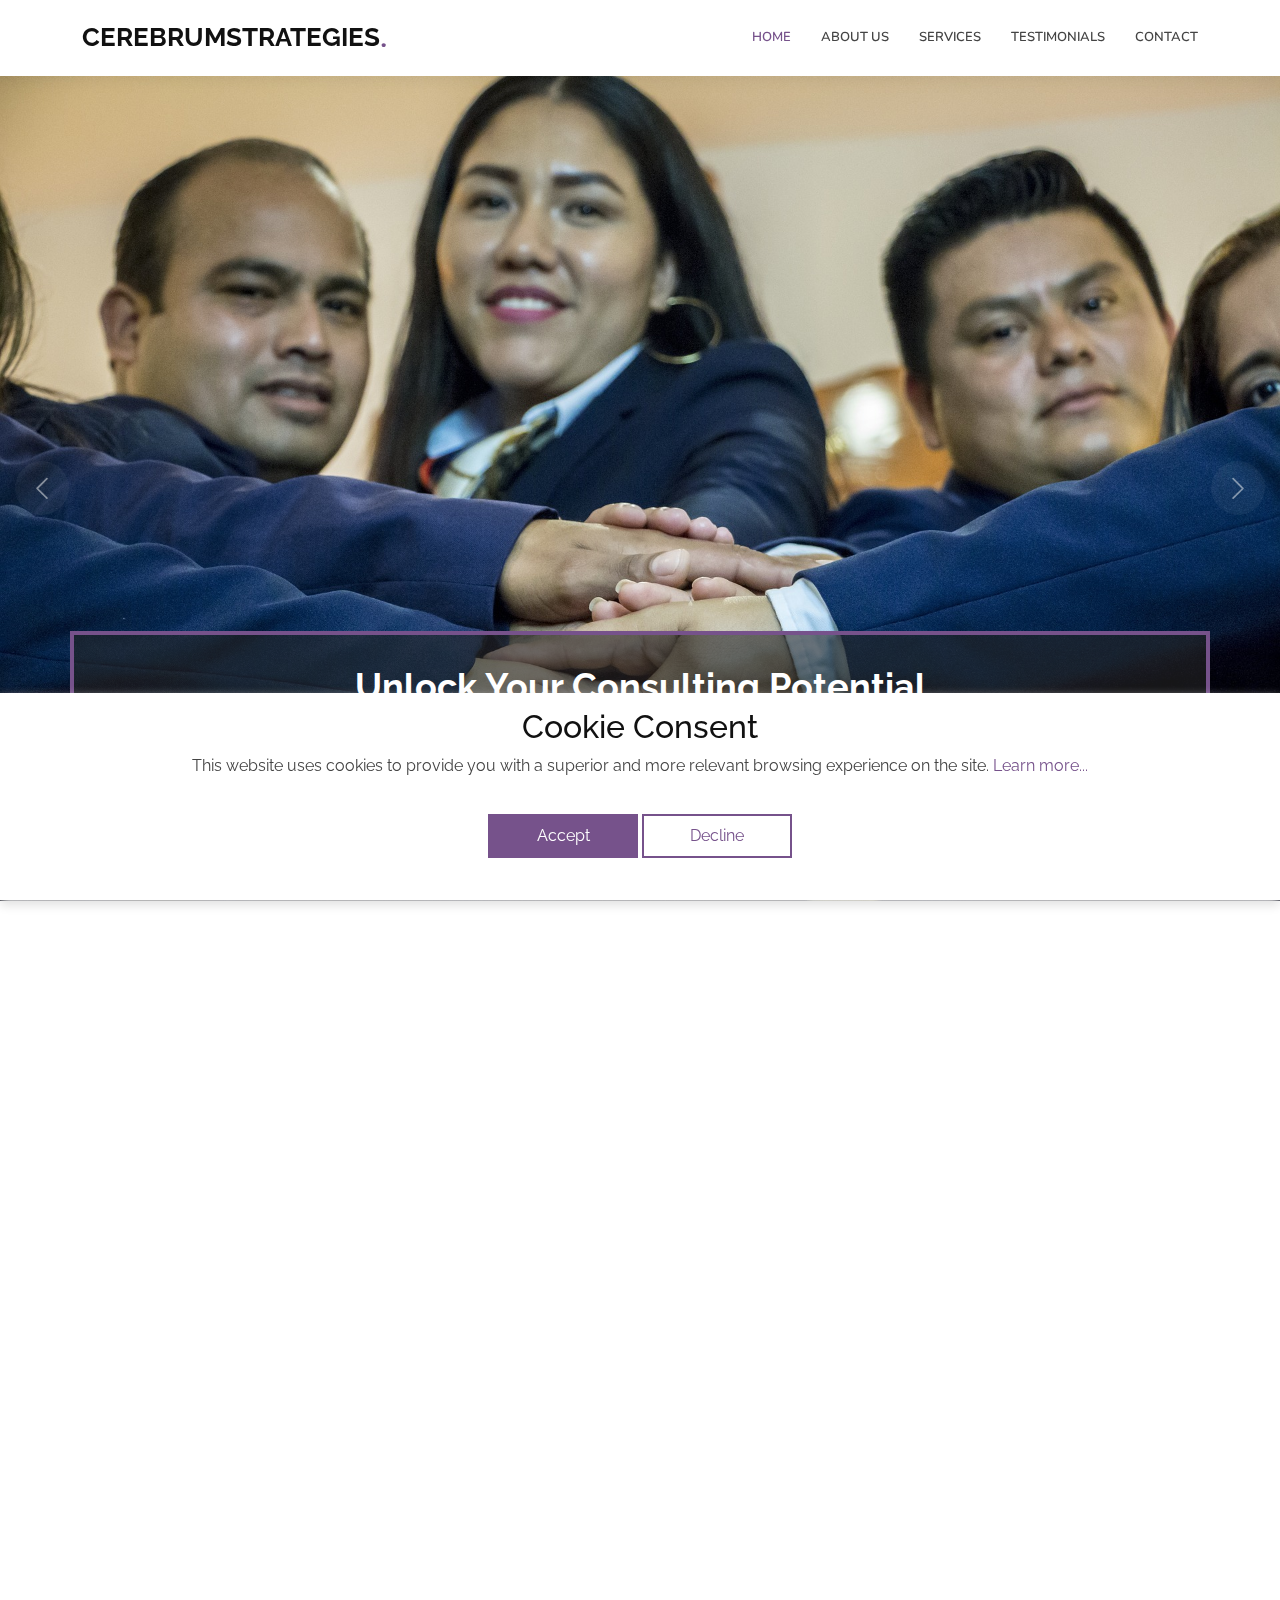
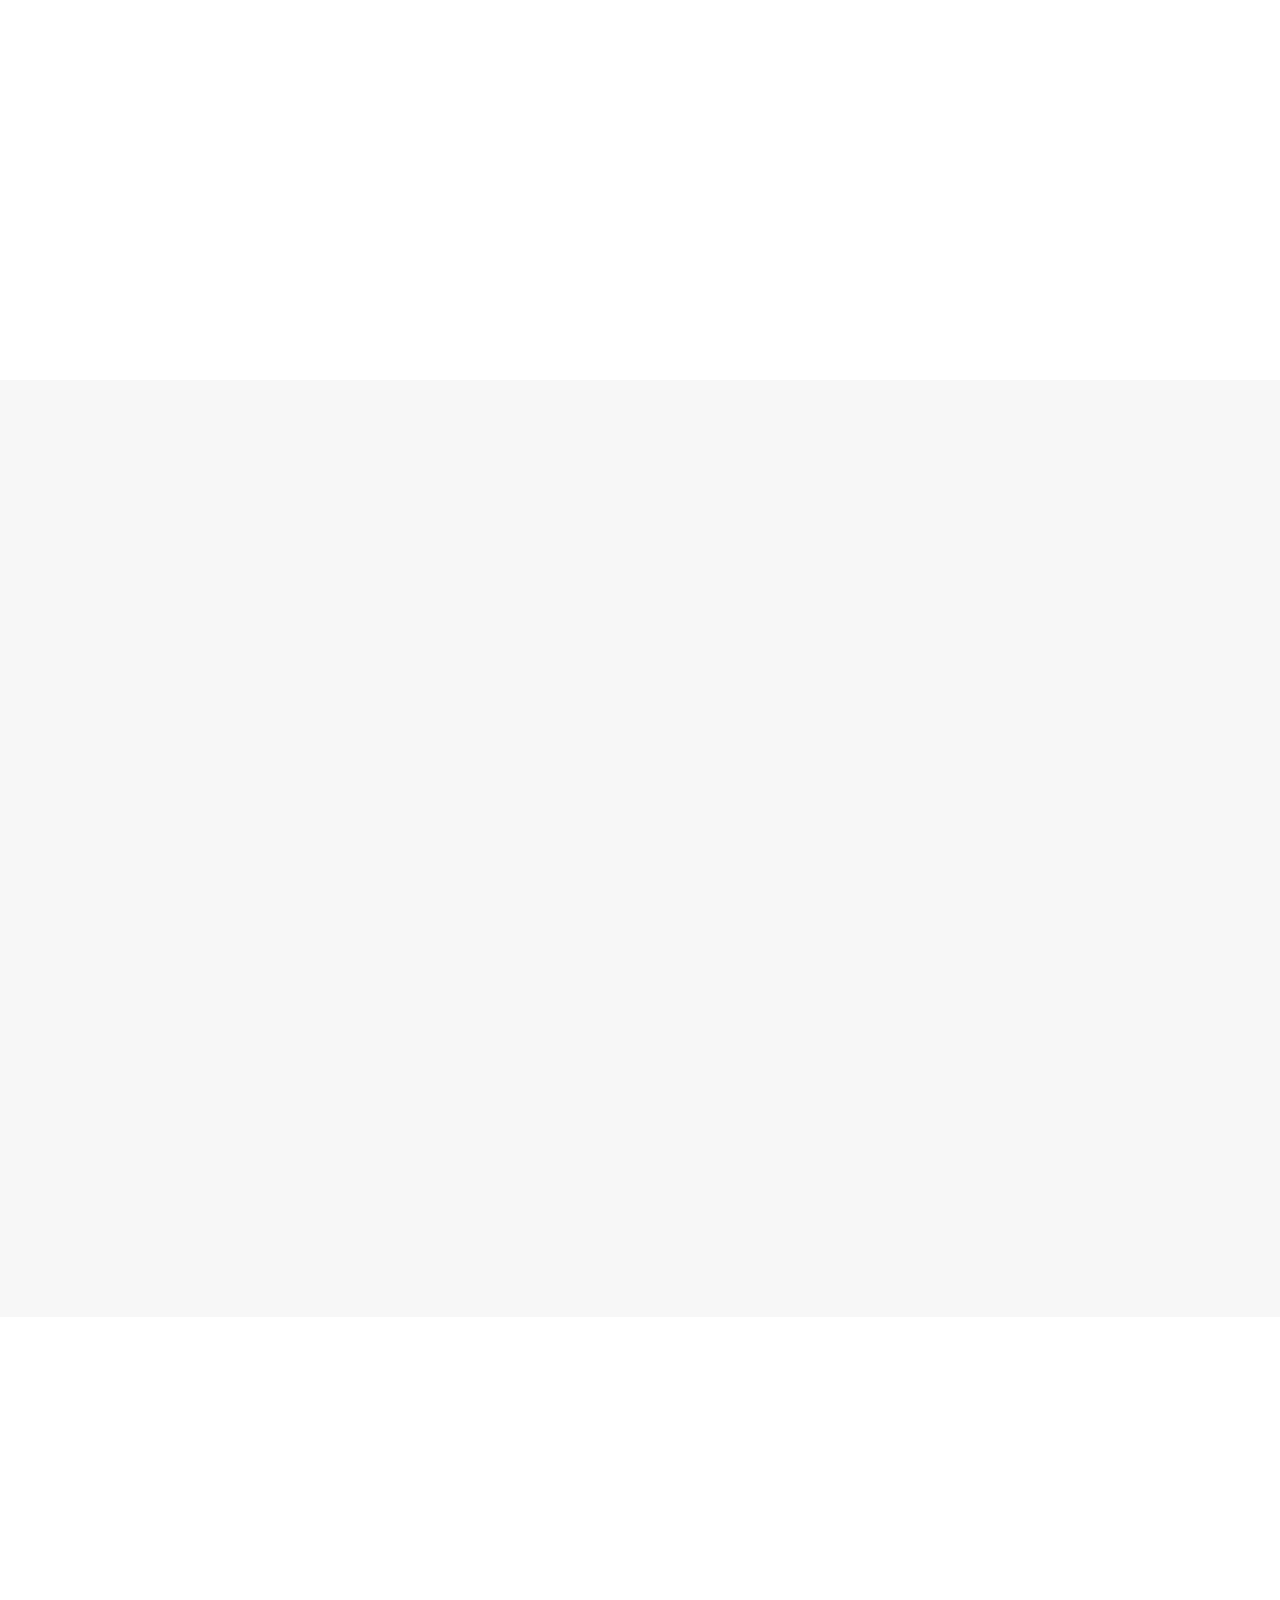
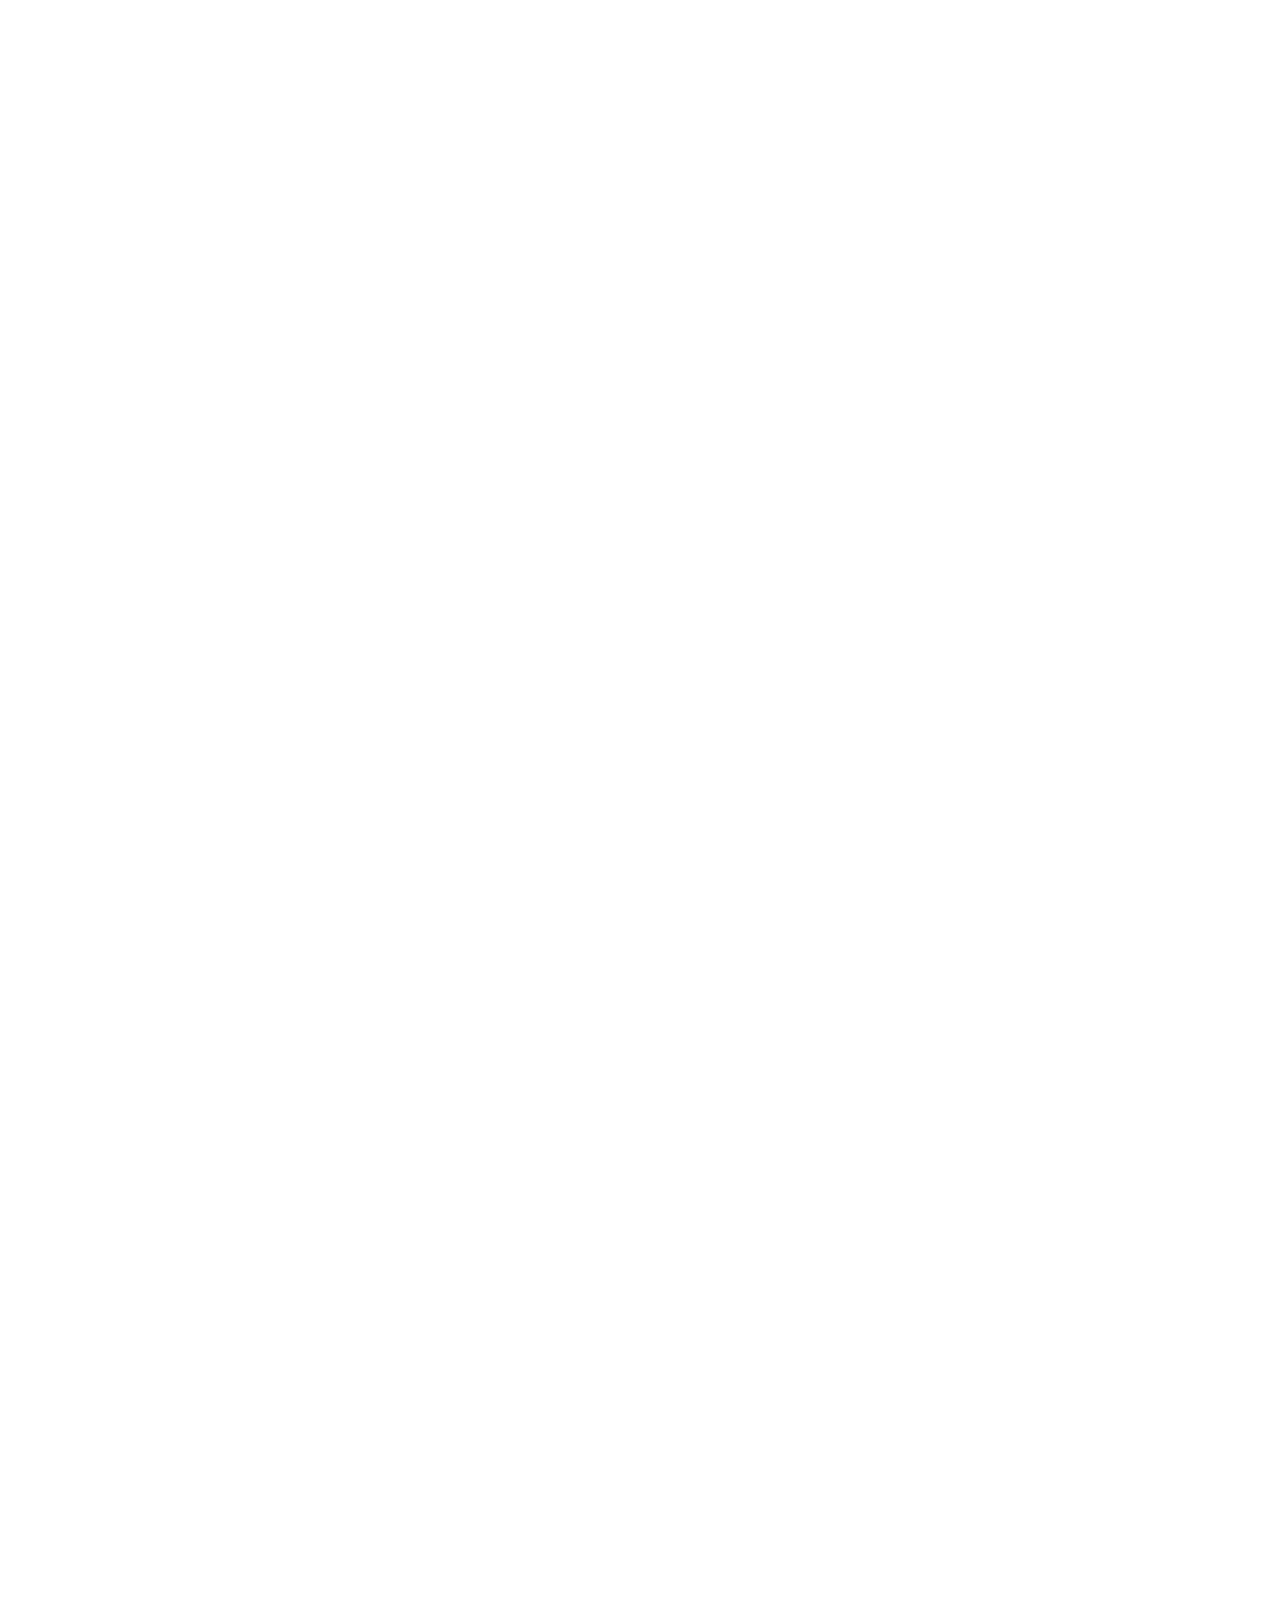
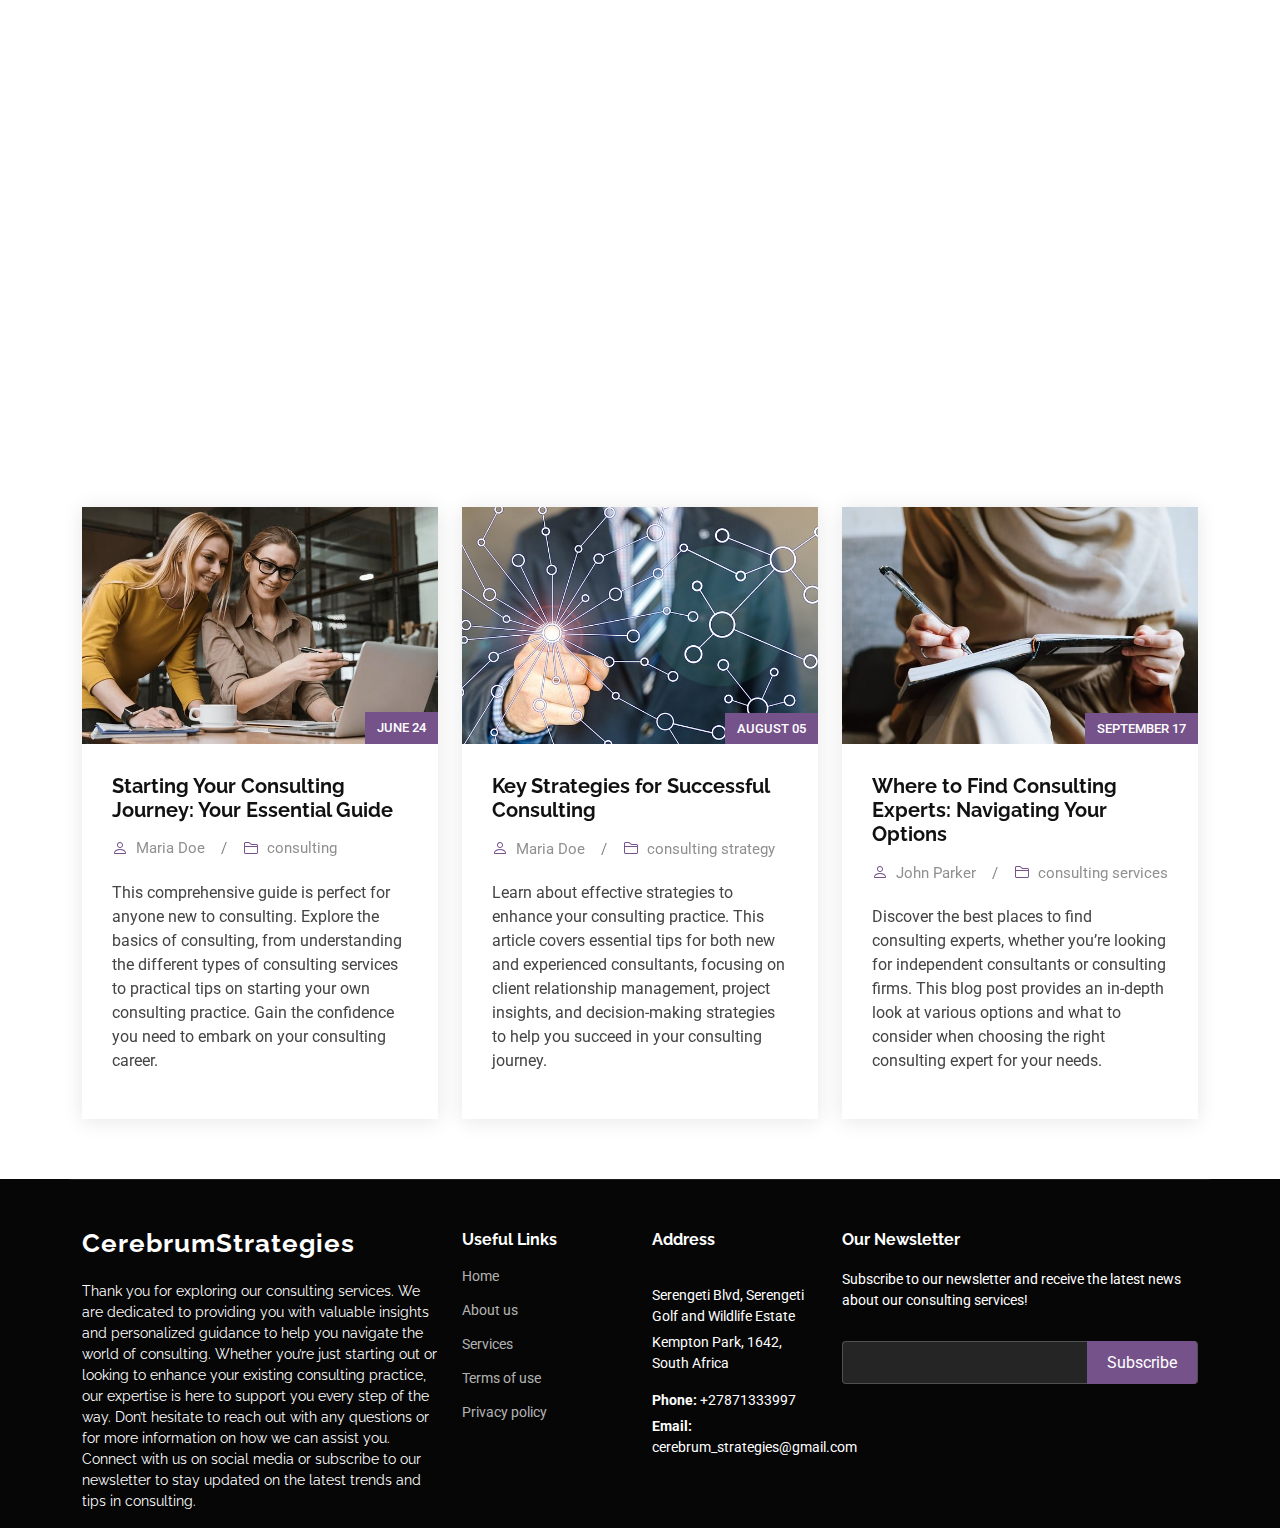
<file: index.html>
<!DOCTYPE html>
<html lang="en">
    <head>
        <meta charset="utf-8" />
        <meta content="width=device-width, initial-scale=1.0" name="viewport" />
        <title>CerebrumStrategies</title>
        <meta name="description" content="" />
        <meta name="keywords" content="" />

        <!-- Favicons -->
        <link href="assets/img/favicon.png" rel="icon" />
        <link href="assets/img/apple-touch-icon.png" rel="apple-touch-icon" />

        <!-- Fonts -->
        <link href="https://fonts.googleapis.com" rel="preconnect" />
        <link href="https://fonts.gstatic.com" rel="preconnect" crossorigin />
        <link
            href="https://fonts.googleapis.com/css2?family=Roboto:ital,wght@0,100;0,300;0,400;0,500;0,700;0,900;1,100;1,300;1,400;1,500;1,700;1,900&family=Raleway:ital,wght@0,100;0,200;0,300;0,400;0,500;0,600;0,700;0,800;0,900;1,100;1,200;1,300;1,400;1,500;1,600;1,700;1,800;1,900&family=Nunito:ital,wght@0,200;0,300;0,400;0,500;0,600;0,700;0,800;0,900;1,200;1,300;1,400;1,500;1,600;1,700;1,800;1,900&display=swap"
            rel="stylesheet"
        />

        <!-- Vendor CSS Files -->
        <link
            href="assets/vendor/bootstrap/css/bootstrap.min.css"
            rel="stylesheet"
        />
        <link
            href="assets/vendor/bootstrap-icons/bootstrap-icons.css"
            rel="stylesheet"
        />
        <link href="assets/vendor/aos/aos.css" rel="stylesheet" />
        <link
            href="assets/vendor/glightbox/css/glightbox.min.css"
            rel="stylesheet"
        />
        <link
            href="assets/vendor/swiper/swiper-bundle.min.css"
            rel="stylesheet"
        />

        <!-- Main CSS File -->
        <link href="assets/css/main.css" rel="stylesheet" />
    </head>

    <body class="index-page">
        <header id="header" class="header d-flex align-items-center sticky-top">
            <div class="container position-relative d-flex align-items-center">
                <a
                    href="index.html"
                    class="logo d-flex align-items-center me-auto"
                >
                    <h1 class="sitename">CerebrumStrategies</h1>
                    <span>.</span>
                </a>

                <nav id="navmenu" class="navmenu">
                    <ul>
                        <li><a href="index.html" class="active">Home</a></li>
                        <li><a href="about.html">About us</a></li>
                        <li><a href="services.html">Services</a></li>
                        <li><a href="testimonials.html">Testimonials</a></li>
                        <li><a href="contact.html">Contact</a></li>
                    </ul>
                    <i class="mobile-nav-toggle d-xl-none bi bi-list"></i>
                </nav>
            </div>
        </header>

        <main class="main">
            <!-- Hero Section -->
            <section id="hero" class="hero section dark-background">
                <div
                    id="hero-carousel"
                    class="carousel slide carousel-fade"
                    data-bs-ride="carousel"
                    data-bs-interval="5000"
                >
                    <div class="carousel-item active">
                        <img
                            src="assets/img/hero-carousel/hero-carousel-1.jpg"
                            alt=""
                        />
                        <div class="container">
                            <h2>Unlock Your Consulting Potential</h2>
                            <p>
                                Explore the world of consulting services and
                                learn how to navigate the industry with
                                confidence. Our consulting services are tailored
                                for those looking to enhance their business
                                strategies, providing you with the essential
                                knowledge and methods to succeed. Discover the
                                ins and outs of consulting and take your first
                                steps toward improving your business processes.
                            </p>
                        </div>
                    </div>
                    <!-- End Carousel Item -->

                    <div class="carousel-item">
                        <img
                            src="assets/img/hero-carousel/hero-carousel-2.jpg"
                            alt=""
                        />
                        <div class="container">
                            <h2>Master the Art of Consulting</h2>
                            <p>
                                Delve into the fundamentals of consulting and
                                gain valuable insights into how to approach
                                client needs effectively. Our expert consultants
                                will guide you through various options
                                available, helping you identify the best
                                strategies to enhance your consulting services.
                                Whether you're a novice or looking to expand
                                your knowledge, we provide the tools you need
                                for success.
                            </p>
                        </div>
                    </div>
                    <!-- End Carousel Item -->

                    <div class="carousel-item">
                        <img
                            src="assets/img/hero-carousel/hero-carousel-3.jpg"
                            alt=""
                        />
                        <div class="container">
                            <h2>Navigate Your Consulting Journey</h2>
                            <p>
                                Are you wondering how to approach consulting
                                projects? Our consulting team is here to assist
                                you in making informed decisions that align with
                                your goals. From selecting the right consulting
                                strategies to understanding market trends, we
                                offer comprehensive support to help you thrive
                                in the consulting field.
                            </p>
                        </div>
                    </div>
                    <!-- End Carousel Item -->

                    <a
                        class="carousel-control-prev"
                        href="#hero-carousel"
                        role="button"
                        data-bs-slide="prev"
                    >
                        <span
                            class="carousel-control-prev-icon bi bi-chevron-left"
                            aria-hidden="true"
                        ></span>
                    </a>

                    <a
                        class="carousel-control-next"
                        href="#hero-carousel"
                        role="button"
                        data-bs-slide="next"
                    >
                        <span
                            class="carousel-control-next-icon bi bi-chevron-right"
                            aria-hidden="true"
                        ></span>
                    </a>

                    <ol class="carousel-indicators"></ol>
                </div>
            </section>
            <!-- /Hero Section -->

            <!-- About Section -->
            <section id="about" class="about section">
                <div class="container">
                    <div class="row position-relative">
                        <div
                            class="col-lg-7 about-img"
                            data-aos="zoom-out"
                            data-aos-delay="200"
                        >
                            <img src="assets/img/approach.jpg" />
                        </div>

                        <div
                            class="col-lg-7"
                            data-aos="fade-up"
                            data-aos-delay="100"
                        >
                            <h2 class="inner-title" style="margin-bottom: 20px">
                                Our Approach to Consulting: Guiding Your
                                Business Growth
                            </h2>
                            <div class="our-story">
                                <p>
                                    At the heart of our consulting services is a
                                    commitment to empowering individuals and
                                    businesses to navigate the complexities of
                                    their industry. Our approach is tailored
                                    specifically for those looking to refine
                                    their strategies, ensuring that you receive
                                    personalized guidance every step of the way.
                                    We understand that entering the world of
                                    consulting can be overwhelming, which is why
                                    we emphasize education and strategic
                                    planning in our consultations. We begin by
                                    equipping you with essential knowledge,
                                    including the various methods and best
                                    practices for consulting. Our experts will
                                    help you identify reliable approaches and
                                    answer critical questions about how to
                                    approach your consulting projects, whether
                                    you're working with new clients or refining
                                    your current strategies. We believe that
                                    informed professionals are successful
                                    consultants, and our goal is to provide you
                                    with the insights you need to make confident
                                    decisions. As part of our approach, we
                                    analyze your business goals and develop a
                                    tailored consulting strategy that aligns
                                    with your objectives. Whether you're looking
                                    to start a consulting career or expand your
                                    existing practice, our services are designed
                                    to help you navigate the market effectively.
                                    Together, we will explore the potential of
                                    consulting and how it can enhance your
                                    business success.
                                </p>
                            </div>
                        </div>
                    </div>
                </div>
            </section>
            <!-- /About Section -->

            <!-- Services Section -->
            <section id="services" class="services section light-background">
                <div class="container">
                    <!-- Section Title -->
                    <div class="container section-title" data-aos="fade-up">
                        <h2>Why Choose Us</h2>
                        <p>
                            At CerebrumStrategies, we specialize in offering
                            tailored consulting solutions that cater to the
                            unique needs of each client. Our team of experienced
                            professionals is committed to providing insightful
                            guidance, practical strategies, and customized
                            solutions to help you achieve your business goals.
                            Whether you're navigating a complex challenge or
                            looking to optimize your business processes, we’re
                            here to offer expertise and support every step of
                            the way.
                        </p>
                    </div>
                    <!-- End Section Title -->
                    <div class="row gy-4">
                        <div
                            class="col-lg-5 col-md-5"
                            data-aos="fade-up"
                            data-aos-delay="100"
                        >
                            <div
                                class="service-item item-cyan position-relative"
                            >
                                <a class="stretched-link">
                                    <h3>Expert Guidance</h3>
                                </a>
                                <p>
                                    We bring years of experience across various
                                    industries, ensuring that you receive expert
                                    guidance in all areas of your business. Our
                                    team understands the nuances of different
                                    sectors and provides actionable insights
                                    that can drive success and innovation.
                                </p>
                            </div>
                        </div>
                        <!-- End Service Item -->

                        <div
                            class="col-lg-7 col-md-7"
                            data-aos="fade-up"
                            data-aos-delay="200"
                        >
                            <div
                                class="service-item item-orange position-relative"
                            >
                                <a class="stretched-link">
                                    <h3>Tailored Solutions</h3>
                                </a>
                                <p>
                                    We don’t believe in one-size-fits-all
                                    solutions. Every business is unique, and
                                    that's why we work closely with you to
                                    create customized strategies that align with
                                    your goals and vision. Our consulting
                                    services are designed to meet your specific
                                    challenges and objectives.
                                </p>
                            </div>
                        </div>
                        <!-- End Service Item -->

                        <div
                            class="col-lg-7 col-md-7"
                            data-aos="fade-up"
                            data-aos-delay="300"
                        >
                            <div
                                class="service-item item-teal position-relative"
                            >
                                <a class="stretched-link">
                                    <h3>Results-Driven Approach</h3>
                                </a>
                                <p>
                                    Our focus is on delivering tangible results.
                                    Whether it’s improving efficiency,
                                    optimizing processes, or enhancing
                                    decision-making, our methods are designed to
                                    create measurable outcomes that propel your
                                    business forward.
                                </p>
                            </div>
                        </div>
                        <!-- End Service Item -->

                        <div
                            class="col-lg-5 col-md-5"
                            data-aos="fade-up"
                            data-aos-delay="300"
                        >
                            <div
                                class="service-item item-teal position-relative"
                            >
                                <a class="stretched-link">
                                    <h3>Ongoing Support</h3>
                                </a>
                                <p>
                                    Our relationship with clients doesn’t end
                                    with the completion of a project. We offer
                                    continuous support and follow-up to ensure
                                    that the solutions we provide are
                                    effectively implemented and delivering the
                                    desired results over time.
                                </p>
                            </div>
                        </div>
                        <!-- End Service Item -->
                    </div>
                </div>
            </section>
            <!-- /Services Section -->

            <!-- Portfolio Details Section -->
            <section id="portfolio-details" class="portfolio-details section">
                <div class="container" data-aos="fade-up">
                    <div class="portfolio-details-slider swiper init-swiper">
                        <script type="application/json" class="swiper-config">
                            {
                                "loop": true,
                                "speed": 600,
                                "autoplay": {
                                    "delay": 5000
                                },
                                "slidesPerView": "auto",
                                "navigation": {
                                    "nextEl": ".swiper-button-next",
                                    "prevEl": ".swiper-button-prev"
                                },
                                "pagination": {
                                    "el": ".swiper-pagination",
                                    "type": "bullets",
                                    "clickable": true
                                }
                            }
                        </script>
                        <div class="swiper-wrapper align-items-center">
                            <div class="swiper-slide">
                                <img
                                    src="assets/img/portfolio/app-1.jpg"
                                    alt=""
                                />
                            </div>

                            <div class="swiper-slide">
                                <img
                                    src="assets/img/portfolio/app-2.jpg"
                                    alt=""
                                />
                            </div>

                            <div class="swiper-slide">
                                <img
                                    src="assets/img/portfolio/app-3.jpg"
                                    alt=""
                                />
                            </div>

                            <div class="swiper-slide">
                                <img
                                    src="assets/img/portfolio/app-4.jpg"
                                    alt=""
                                />
                            </div>
                        </div>
                        <div class="swiper-button-prev"></div>
                        <div class="swiper-button-next"></div>
                        <div class="swiper-pagination"></div>
                    </div>

                    <div class="row justify-content-between gy-4 mt-4">
                        <div class="col-lg-12" data-aos="fade-up">
                            <div class="portfolio-description">
                                <h2>
                                    This is an example of consulting project
                                    details
                                </h2>
                                <p>
                                    Our consulting team provides tailored
                                    strategies and advice to help businesses
                                    optimize their operations and achieve
                                    success. We work with clients to assess
                                    their current needs, identify areas for
                                    improvement, and develop solutions that
                                    drive results.
                                </p>
                                <p>
                                    We specialize in analyzing existing
                                    processes, advising on best practices, and
                                    delivering actionable recommendations. Our
                                    team is dedicated to providing insights that
                                    create real value for organizations and
                                    their goals.
                                </p>

                                <div class="testimonial-item">
                                    <p>
                                        <i
                                            class="bi bi-quote quote-icon-left"
                                        ></i>
                                        <span
                                            >Our team provided expert advice and
                                            supported us in refining our
                                            processes. Their insights were
                                            invaluable to achieving our business
                                            goals.</span
                                        >
                                        <i
                                            class="bi bi-quote quote-icon-right"
                                        ></i>
                                    </p>
                                    <div>
                                        <img
                                            src="assets/img/testimonials/testimonials-2.jpg"
                                            class="testimonial-img"
                                            alt=""
                                        />
                                        <h3>Sara Wilsson</h3>
                                        <h4>Consulting Specialist</h4>
                                    </div>
                                </div>

                                <p>
                                    Our team is committed to understanding each
                                    client's unique needs and offering solutions
                                    that make a lasting impact on their
                                    operations. Whether you're looking to
                                    optimize workflows, improve productivity, or
                                    address specific challenges, we're here to
                                    help.
                                </p>

                                <p>
                                    Our consulting services are designed to
                                    foster long-term growth and success for
                                    businesses across various industries. We're
                                    always looking for ways to enhance
                                    performance and ensure that our clients are
                                    well-positioned for future success.
                                </p>
                            </div>
                        </div>
                    </div>
                </div>
            </section>
            <!-- /Portfolio Details Section -->

            <!-- Clients Section -->
            <section id="clients" class="clients section">
                <!-- Section Title -->
                <div class="container section-title" data-aos="fade-up">
                    <h2>Clients</h2>
                    <p>
                        Necessitatibus eius consequatur ex aliquid fuga eum
                        quidem sint consectetur velit
                    </p>
                </div>
                <!-- End Section Title -->

                <div class="container" data-aos="fade-up" data-aos-delay="100">
                    <div class="row g-0 clients-wrap">
                        <div class="col-xl-3 col-md-4 client-logo">
                            <img
                                src="assets/img/clients/client-1.png"
                                class="img-fluid"
                                alt=""
                            />
                        </div>
                        <!-- End Client Item -->

                        <div class="col-xl-3 col-md-4 client-logo">
                            <img
                                src="assets/img/clients/client-2.png"
                                class="img-fluid"
                                alt=""
                            />
                        </div>
                        <!-- End Client Item -->

                        <div class="col-xl-3 col-md-4 client-logo">
                            <img
                                src="assets/img/clients/client-3.png"
                                class="img-fluid"
                                alt=""
                            />
                        </div>
                        <!-- End Client Item -->

                        <div class="col-xl-3 col-md-4 client-logo">
                            <img
                                src="assets/img/clients/client-4.png"
                                class="img-fluid"
                                alt=""
                            />
                        </div>
                        <!-- End Client Item -->

                        <div class="col-xl-3 col-md-4 client-logo">
                            <img
                                src="assets/img/clients/client-5.png"
                                class="img-fluid"
                                alt=""
                            />
                        </div>
                        <!-- End Client Item -->

                        <div class="col-xl-3 col-md-4 client-logo">
                            <img
                                src="assets/img/clients/client-6.png"
                                class="img-fluid"
                                alt=""
                            />
                        </div>
                        <!-- End Client Item -->

                        <div class="col-xl-3 col-md-4 client-logo">
                            <img
                                src="assets/img/clients/client-7.png"
                                class="img-fluid"
                                alt=""
                            />
                        </div>
                        <!-- End Client Item -->

                        <div class="col-xl-3 col-md-4 client-logo">
                            <img
                                src="assets/img/clients/client-8.png"
                                class="img-fluid"
                                alt=""
                            />
                        </div>
                        <!-- End Client Item -->
                    </div>
                </div>
            </section>
            <!-- /Clients Section -->

            <!-- Blog Posts Section -->
            <section id="blog-posts" class="blog-posts section">
                <div class="container">
                    <!-- Section Title -->
                    <div class="container section-title" data-aos="fade-up">
                        <h2>Insights into Consulting Services</h2>
                        <p>
                            Stay informed with our latest insights and tips on
                            consulting services. Our blog is dedicated to
                            helping individuals and businesses navigate the
                            complexities of consulting. From understanding the
                            fundamentals of consulting to exploring practical
                            strategies for making informed decisions, our
                            articles provide valuable information for both new
                            and seasoned professionals. Discover how to approach
                            consulting projects wisely, learn about best
                            practices for clients, and find out where to seek
                            expert advice to maximize your consulting potential.
                            Dive into our latest posts to enhance your knowledge
                            and confidence in the consulting world.
                        </p>
                    </div>
                    <!-- End Section Title -->
                    <div class="row gy-4">
                        <div class="col-lg-4">
                            <article class="position-relative h-100">
                                <div
                                    class="post-img position-relative overflow-hidden"
                                >
                                    <img
                                        src="assets/img/blog/blog-3.jpg"
                                        class="img-fluid"
                                        alt=""
                                    />
                                    <span class="post-date">June 24</span>
                                </div>

                                <div class="post-content d-flex flex-column">
                                    <h3 class="post-title">
                                        Starting Your Consulting Journey: Your
                                        Essential Guide
                                    </h3>

                                    <div class="meta d-flex align-items-center">
                                        <div class="d-flex align-items-center">
                                            <i class="bi bi-person"></i>
                                            <span class="ps-2">Maria Doe</span>
                                        </div>
                                        <span class="px-3 text-black-50"
                                            >/</span
                                        >
                                        <div class="d-flex align-items-center">
                                            <i class="bi bi-folder2"></i>
                                            <span class="ps-2">consulting</span>
                                        </div>
                                    </div>

                                    <p>
                                        This comprehensive guide is perfect for
                                        anyone new to consulting. Explore the
                                        basics of consulting, from understanding
                                        the different types of consulting
                                        services to practical tips on starting
                                        your own consulting practice. Gain the
                                        confidence you need to embark on your
                                        consulting career.
                                    </p>
                                </div>
                            </article>
                        </div>
                        <!-- End post list item -->

                        <div class="col-lg-4">
                            <article class="position-relative h-100">
                                <div
                                    class="post-img position-relative overflow-hidden"
                                >
                                    <img
                                        src="assets/img/blog/blog-4.jpg"
                                        class="img-fluid"
                                        alt=""
                                    />
                                    <span class="post-date">August 05</span>
                                </div>

                                <div class="post-content d-flex flex-column">
                                    <h3 class="post-title">
                                        Key Strategies for Successful Consulting
                                    </h3>

                                    <div class="meta d-flex align-items-center">
                                        <div class="d-flex align-items-center">
                                            <i class="bi bi-person"></i>
                                            <span class="ps-2">Maria Doe</span>
                                        </div>
                                        <span class="px-3 text-black-50"
                                            >/</span
                                        >
                                        <div class="d-flex align-items-center">
                                            <i class="bi bi-folder2"></i>
                                            <span class="ps-2"
                                                >consulting strategy</span
                                            >
                                        </div>
                                    </div>

                                    <p>
                                        Learn about effective strategies to
                                        enhance your consulting practice. This
                                        article covers essential tips for both
                                        new and experienced consultants,
                                        focusing on client relationship
                                        management, project insights, and
                                        decision-making strategies to help you
                                        succeed in your consulting journey.
                                    </p>
                                </div>
                            </article>
                        </div>
                        <!-- End post list item -->

                        <div class="col-lg-4">
                            <article class="position-relative h-100">
                                <div
                                    class="post-img position-relative overflow-hidden"
                                >
                                    <img
                                        src="assets/img/blog/blog-5.jpg"
                                        class="img-fluid"
                                        alt=""
                                    />
                                    <span class="post-date">September 17</span>
                                </div>

                                <div class="post-content d-flex flex-column">
                                    <h3 class="post-title">
                                        Where to Find Consulting Experts:
                                        Navigating Your Options
                                    </h3>

                                    <div class="meta d-flex align-items-center">
                                        <div class="d-flex align-items-center">
                                            <i class="bi bi-person"></i>
                                            <span class="ps-2"
                                                >John Parker</span
                                            >
                                        </div>
                                        <span class="px-3 text-black-50"
                                            >/</span
                                        >
                                        <div class="d-flex align-items-center">
                                            <i class="bi bi-folder2"></i>
                                            <span class="ps-2"
                                                >consulting services</span
                                            >
                                        </div>
                                    </div>

                                    <p>
                                        Discover the best places to find
                                        consulting experts, whether you’re
                                        looking for independent consultants or
                                        consulting firms. This blog post
                                        provides an in-depth look at various
                                        options and what to consider when
                                        choosing the right consulting expert for
                                        your needs.
                                    </p>
                                </div>
                            </article>
                        </div>
                        <!-- End post list item -->
                    </div>
                </div>
            </section>
            <!-- /Blog Posts Section -->
        </main>

        <footer id="footer" class="footer dark-background">
            <div class="container footer-top">
                <div class="row gy-4">
                    <div class="col-lg-4 col-md-6 footer-about">
                        <a
                            href="index.html"
                            class="logo d-flex align-items-center"
                        >
                            <span class="sitename">CerebrumStrategies</span>
                        </a>
                        <p>
                            Thank you for exploring our consulting services. We
                            are dedicated to providing you with valuable
                            insights and personalized guidance to help you
                            navigate the world of consulting. Whether you’re
                            just starting out or looking to enhance your
                            existing consulting practice, our expertise is here
                            to support you every step of the way. Don’t hesitate
                            to reach out with any questions or for more
                            information on how we can assist you. Connect with
                            us on social media or subscribe to our newsletter to
                            stay updated on the latest trends and tips in
                            consulting.
                        </p>
                    </div>

                    <div class="col-lg-2 col-md-3 footer-links">
                        <h4>Useful Links</h4>
                        <ul>
                            <li><a href="index.html">Home</a></li>
                            <li><a href="about.html">About us</a></li>
                            <li><a href="services.html">Services</a></li>
                            <li>
                                <a href="terms-of-use.html">Terms of use</a>
                            </li>
                            <li>
                                <a href="privacy-policy.html">Privacy policy</a>
                            </li>
                        </ul>
                    </div>

                    <div class="col-lg-2 col-md-3 footer-links">
                        <h4>Address</h4>
                        <div class="footer-contact pt-3">
                            <p>
                                Serengeti Blvd, Serengeti Golf and Wildlife
                                Estate
                            </p>
                            <p>Kempton Park, 1642, South Africa</p>
                            <p class="mt-3">
                                <strong>Phone:</strong>
                                <span>+27871333997</span>
                            </p>
                            <p>
                                <strong>Email:</strong>
                                <span>cerebrum_strategies@gmail.com</span>
                            </p>
                        </div>
                    </div>

                    <div class="col-lg-4 col-md-12 footer-newsletter">
                        <h4>Our Newsletter</h4>
                        <p>
                            Subscribe to our newsletter and receive the latest
                            news about our consulting services!
                        </p>
                        <form
                            action="forms/newsletter.php"
                            method="post"
                            class="php-email-form"
                        >
                            <div class="newsletter-form">
                                <input
                                    type="email"
                                    id="email"
                                    name="email"
                                /><input
                                    type="submit"
                                    id="submit"
                                    onclick="sendForm()"
                                    value="Subscribe"
                                />
                            </div>
                            <div
                                id="result"
                                style="color: red; font-size: 12px"
                            ></div>
                            <div class="loading">Loading</div>
                            <div class="error-message"></div>
                            <div class="sent-message">
                                Subscribe to our newsletter and receive the
                                latest news about our consulting services!
                            </div>
                        </form>
                    </div>
                </div>
            </div>
        </footer>

        <!-- Scroll Top -->
        <a
            href="#"
            id="scroll-top"
            class="scroll-top d-flex align-items-center justify-content-center"
            ><i class="bi bi-arrow-up-short"></i
        ></a>

        <!-- Cookie banner -->
        <div class="cookie-wrapper show">
            <div>
                <i class="bx bx-cookie"></i>
                <h2 style="text-align: center">Cookie Consent</h2>
            </div>

            <div class="data">
                <p>
                    This website uses cookies to provide you with a superior and
                    more relevant browsing experience on the site.
                    <a href="privacy-policy.html">Learn more...</a>
                </p>
            </div>

            <div class="buttons">
                <button class="cookie-button" id="acceptBtn">Accept</button>
                <button class="cookie-button" id="declineBtn">Decline</button>
            </div>
        </div>
        <!-- End Cookie banner -->

        <!-- Preloader -->
        <div id="preloader"></div>

        <!-- Vendor JS Files -->
        <script src="assets/vendor/bootstrap/js/bootstrap.bundle.min.js"></script>
        <script src="assets/vendor/php-email-form/validate.js"></script>
        <script src="assets/vendor/aos/aos.js"></script>
        <script src="assets/vendor/glightbox/js/glightbox.min.js"></script>
        <script src="assets/vendor/imagesloaded/imagesloaded.pkgd.min.js"></script>
        <script src="assets/vendor/isotope-layout/isotope.pkgd.min.js"></script>
        <script src="assets/vendor/waypoints/noframework.waypoints.js"></script>
        <script src="assets/vendor/swiper/swiper-bundle.min.js"></script>

        <!-- Main JS File -->
        <script src="assets/js/main.js"></script>
        <script src="assets/js/contact-form.js"></script>
        <script src="assets/js/cookiebanner.js"></script>
    </body>
</html>
</file>
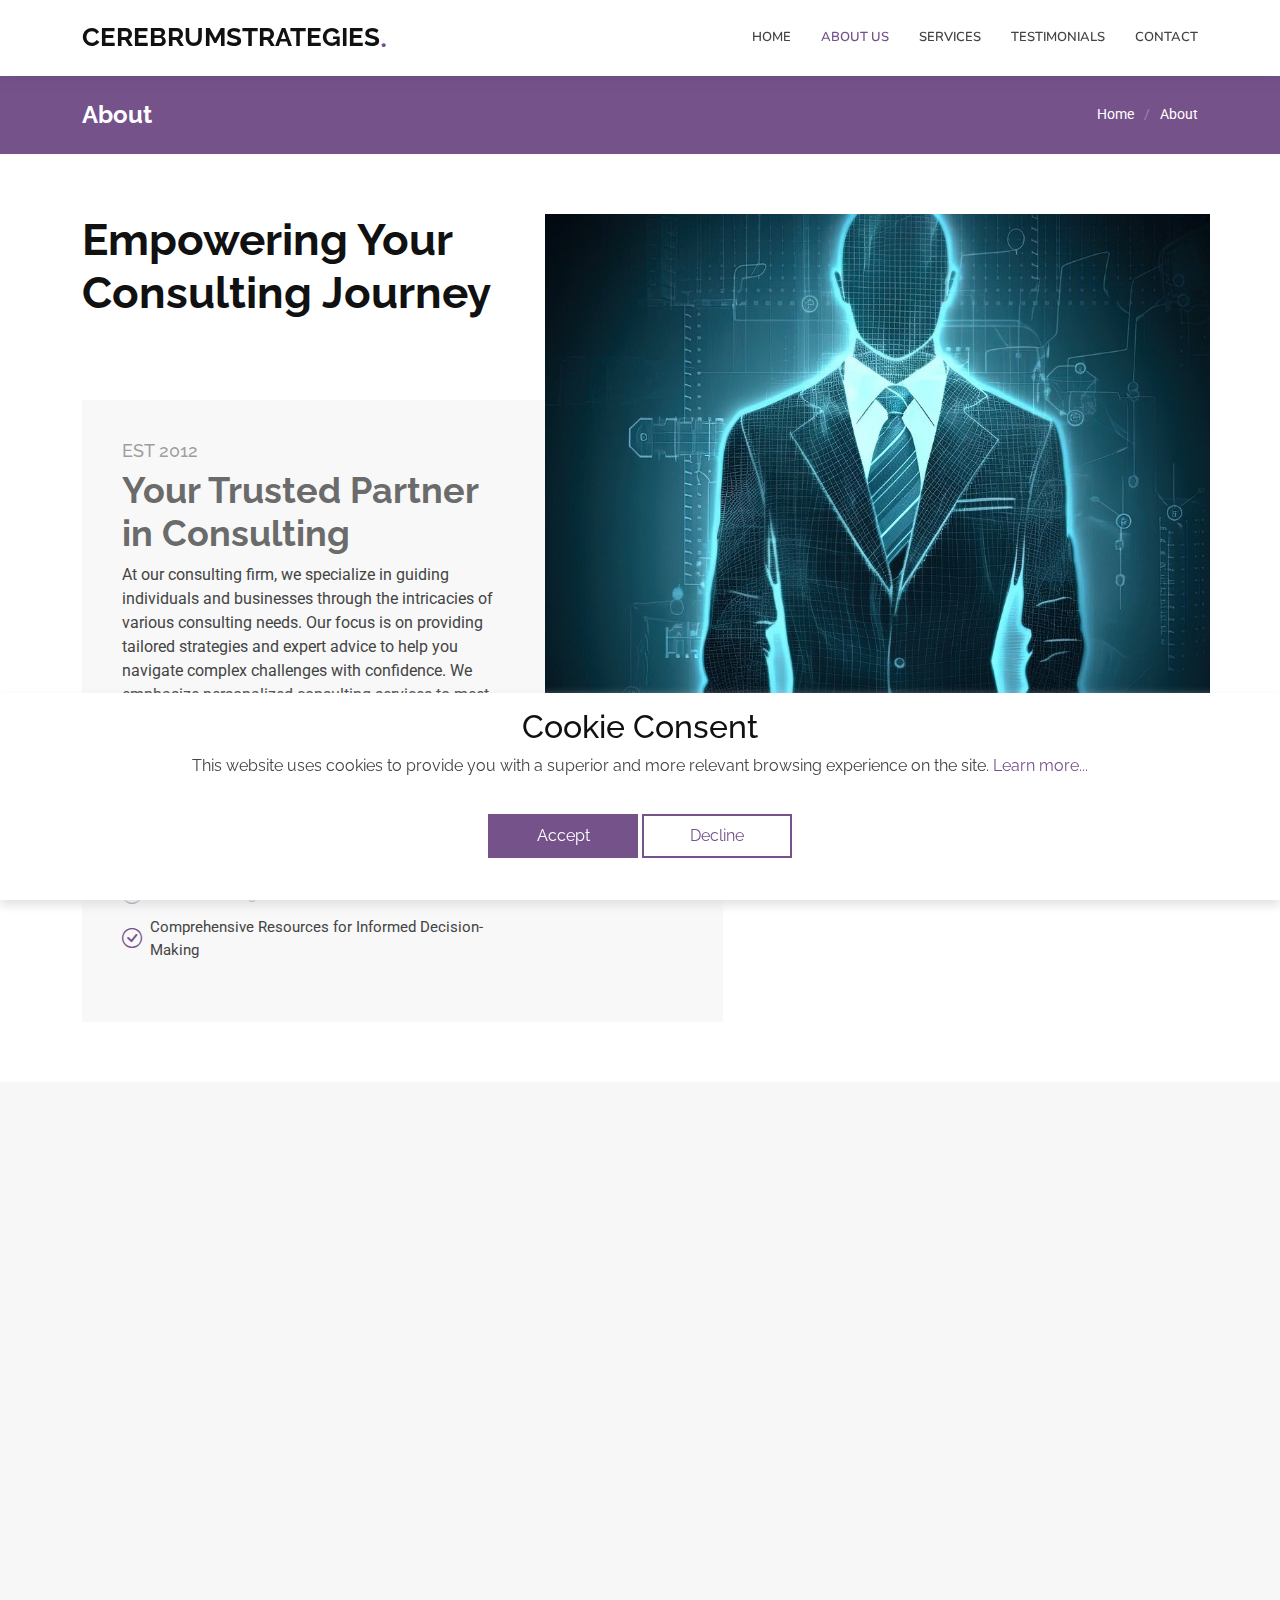
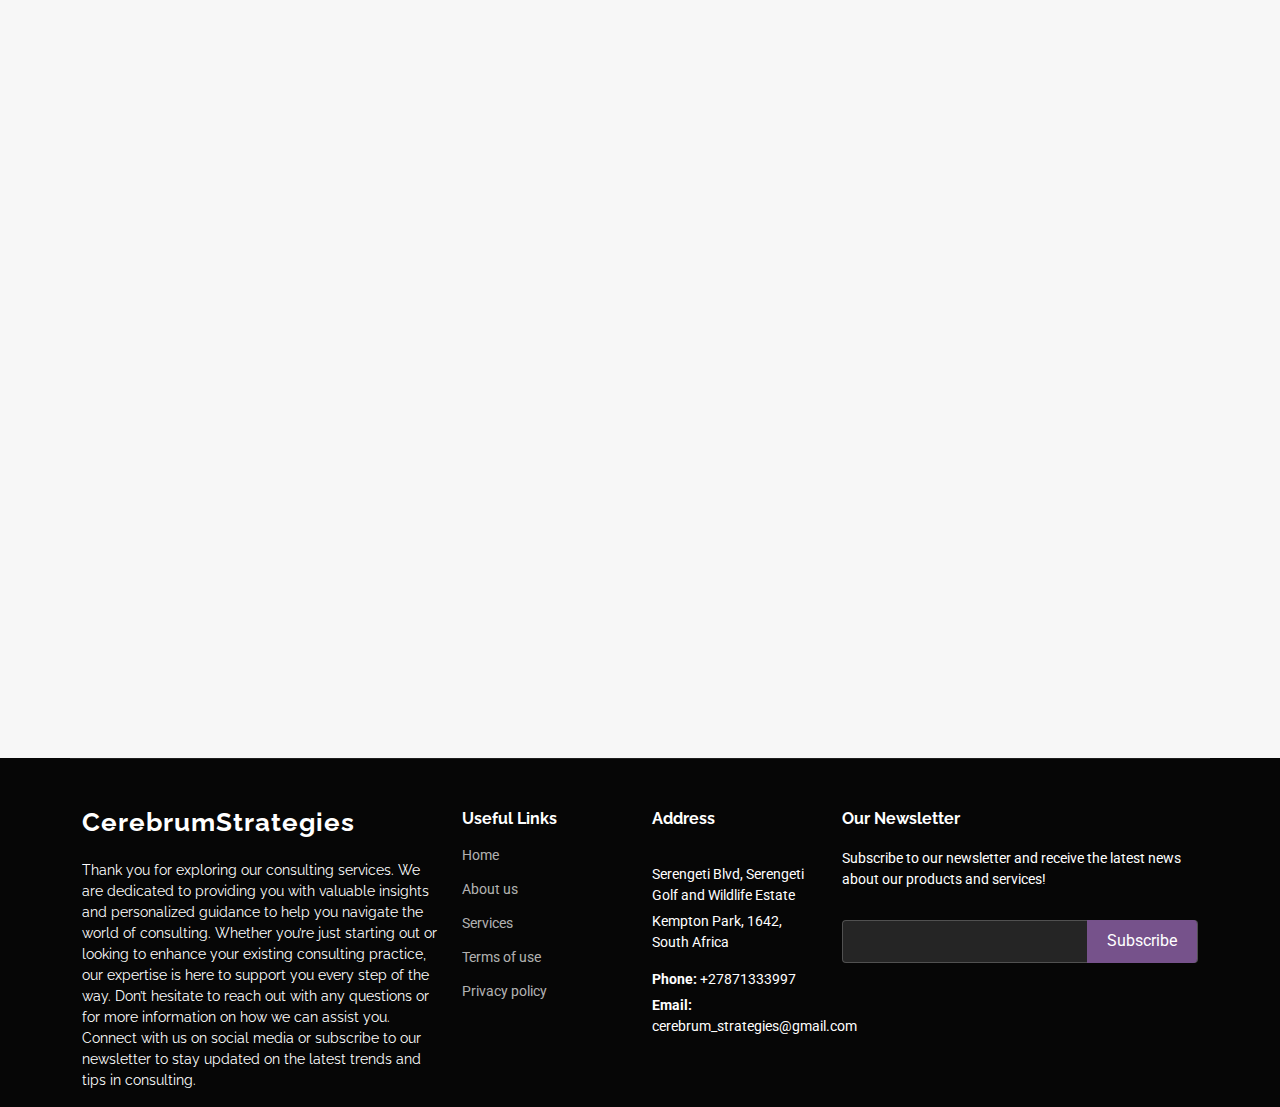
<file: about.html>
<!DOCTYPE html>
<html lang="en">
    <head>
        <meta charset="utf-8" />
        <meta content="width=device-width, initial-scale=1.0" name="viewport" />
        <title>CerebrumStrategies</title>
        <meta name="description" content="" />
        <meta name="keywords" content="" />

        <!-- Favicons -->
        <link href="assets/img/favicon.png" rel="icon" />
        <link href="assets/img/apple-touch-icon.png" rel="apple-touch-icon" />

        <!-- Fonts -->
        <link href="https://fonts.googleapis.com" rel="preconnect" />
        <link href="https://fonts.gstatic.com" rel="preconnect" crossorigin />
        <link
            href="https://fonts.googleapis.com/css2?family=Roboto:ital,wght@0,100;0,300;0,400;0,500;0,700;0,900;1,100;1,300;1,400;1,500;1,700;1,900&family=Raleway:ital,wght@0,100;0,200;0,300;0,400;0,500;0,600;0,700;0,800;0,900;1,100;1,200;1,300;1,400;1,500;1,600;1,700;1,800;1,900&family=Nunito:ital,wght@0,200;0,300;0,400;0,500;0,600;0,700;0,800;0,900;1,200;1,300;1,400;1,500;1,600;1,700;1,800;1,900&display=swap"
            rel="stylesheet"
        />

        <!-- Vendor CSS Files -->
        <link
            href="assets/vendor/bootstrap/css/bootstrap.min.css"
            rel="stylesheet"
        />
        <link
            href="assets/vendor/bootstrap-icons/bootstrap-icons.css"
            rel="stylesheet"
        />
        <link href="assets/vendor/aos/aos.css" rel="stylesheet" />
        <link
            href="assets/vendor/glightbox/css/glightbox.min.css"
            rel="stylesheet"
        />
        <link
            href="assets/vendor/swiper/swiper-bundle.min.css"
            rel="stylesheet"
        />

        <!-- Main CSS File -->
        <link href="assets/css/main.css" rel="stylesheet" />
    </head>

    <body class="index-page">
        <header id="header" class="header d-flex align-items-center sticky-top">
            <div class="container position-relative d-flex align-items-center">
                <a
                    href="index.html"
                    class="logo d-flex align-items-center me-auto"
                >
                    <h1 class="sitename">CerebrumStrategies</h1>
                    <span>.</span>
                </a>

                <nav id="navmenu" class="navmenu">
                    <ul>
                        <li><a href="index.html">Home</a></li>
                        <li>
                            <a href="about.html" class="active">About us</a>
                        </li>
                        <li><a href="services.html">Services</a></li>
                        <li><a href="testimonials.html">Testimonials</a></li>
                        <li><a href="contact.html">Contact</a></li>
                    </ul>
                    <i class="mobile-nav-toggle d-xl-none bi bi-list"></i>
                </nav>
            </div>
        </header>

        <main class="main">
            <!-- Page Title -->
            <div class="page-title accent-background">
                <div
                    class="container d-lg-flex justify-content-between align-items-center"
                >
                    <h1 class="mb-2 mb-lg-0">About</h1>
                    <nav class="breadcrumbs">
                        <ol>
                            <li><a href="index.html">Home</a></li>
                            <li class="current">About</li>
                        </ol>
                    </nav>
                </div>
            </div>
            <!-- End Page Title -->

            <!-- About Section -->
            <section id="about" class="about section">
                <div class="container">
                    <div class="row position-relative">
                        <div
                            class="col-lg-7 about-img"
                            data-aos="zoom-out"
                            data-aos-delay="200"
                        >
                            <img src="assets/img/about.jpg" />
                        </div>

                        <div
                            class="col-lg-7"
                            data-aos="fade-up"
                            data-aos-delay="100"
                        >
                            <h2 class="inner-title">
                                Empowering Your Consulting Journey
                            </h2>
                            <div class="our-story">
                                <h4>Est 2012</h4>
                                <h3>Your Trusted Partner in Consulting</h3>
                                <p>
                                    At our consulting firm, we specialize in
                                    guiding individuals and businesses through
                                    the intricacies of various consulting needs.
                                    Our focus is on providing tailored
                                    strategies and expert advice to help you
                                    navigate complex challenges with confidence.
                                    We emphasize personalized consulting
                                    services to meet the unique needs of every
                                    client. Whether you are looking to improve
                                    your business processes, optimize
                                    efficiency, or solve specific challenges,
                                    our team is committed to offering the
                                    knowledge and tools necessary for success.
                                </p>
                                <ul>
                                    <li>
                                        <i class="bi bi-check-circle"></i>
                                        <span
                                            >Expert Guidance for Your Unique
                                            Challenges</span
                                        >
                                    </li>
                                    <li>
                                        <i class="bi bi-check-circle"></i>
                                        <span
                                            >Tailored Strategies for Your
                                            Success</span
                                        >
                                    </li>
                                    <li>
                                        <i class="bi bi-check-circle"></i>
                                        <span
                                            >Comprehensive Resources for
                                            Informed Decision-Making</span
                                        >
                                    </li>
                                </ul>
                            </div>
                        </div>
                    </div>
                </div>
            </section>
            <!-- /About Section -->

            <!-- Team Section -->
            <section id="team" class="team section light-background">
                <!-- Section Title -->
                <div class="container section-title" data-aos="fade-up">
                    <h2>Your Partners in Consulting</h2>
                    <p>
                        At our consulting firm, we pride ourselves on having a
                        team of passionate professionals dedicated to helping
                        you succeed. Each team member brings a wealth of
                        knowledge and experience across various sectors, making
                        them invaluable resources for your consulting needs. We
                        are here to guide you through your business challenges
                        with actionable insights and strategies that align with
                        your specific goals.
                    </p>
                </div>
                <!-- End Section Title -->

                <div class="container">
                    <div class="row gy-4">
                        <div
                            class="col-lg-6 col-md-6 d-flex align-items-stretch"
                            data-aos="fade-up"
                            data-aos-delay="100"
                        >
                            <div class="team-member">
                                <div class="member-img">
                                    <img
                                        src="assets/img/team/team-1.jpg"
                                        class="img-fluid"
                                        alt=""
                                    />
                                </div>
                                <div class="member-info">
                                    <h4>James Thompson</h4>
                                    <span>Senior Consulting Advisor</span>
                                </div>
                            </div>
                        </div>
                        <!-- End Team Member -->

                        <div
                            class="col-lg-6 col-md-6 d-flex align-items-stretch"
                            data-aos="fade-up"
                            data-aos-delay="200"
                        >
                            <div class="team-member">
                                <div class="member-img">
                                    <img
                                        src="assets/img/team/team-2.jpg"
                                        class="img-fluid"
                                        alt=""
                                    />
                                </div>
                                <div class="member-info">
                                    <h4>Emily Carter</h4>
                                    <span>Consulting Strategist</span>
                                </div>
                            </div>
                        </div>
                        <!-- End Team Member -->

                        <div
                            class="col-lg-6 col-md-6 d-flex align-items-stretch"
                            data-aos="fade-up"
                            data-aos-delay="300"
                        >
                            <div class="team-member">
                                <div class="member-img">
                                    <img
                                        src="assets/img/team/team-3.jpg"
                                        class="img-fluid"
                                        alt=""
                                    />
                                </div>
                                <div class="member-info">
                                    <h4>Michael Brown</h4>
                                    <span>Business Process Consultant</span>
                                </div>
                            </div>
                        </div>
                        <!-- End Team Member -->

                        <div
                            class="col-lg-6 col-md-6 d-flex align-items-stretch"
                            data-aos="fade-up"
                            data-aos-delay="400"
                        >
                            <div class="team-member">
                                <div class="member-img">
                                    <img
                                        src="assets/img/team/team-4.jpg"
                                        class="img-fluid"
                                        alt=""
                                    />
                                </div>
                                <div class="member-info">
                                    <h4>Sofia Martinez</h4>
                                    <span>Market Analyst</span>
                                </div>
                            </div>
                        </div>
                        <!-- End Team Member -->
                    </div>
                </div>
            </section>
            <!-- /Team Section -->
        </main>

        <footer id="footer" class="footer dark-background">
            <div class="container footer-top">
                <div class="row gy-4">
                    <div class="col-lg-4 col-md-6 footer-about">
                        <a
                            href="index.html"
                            class="logo d-flex align-items-center"
                        >
                            <span class="sitename">CerebrumStrategies</span>
                        </a>
                        <p>
                            Thank you for exploring our consulting services. We
                            are dedicated to providing you with valuable
                            insights and personalized guidance to help you
                            navigate the world of consulting. Whether you’re
                            just starting out or looking to enhance your
                            existing consulting practice, our expertise is here
                            to support you every step of the way. Don’t hesitate
                            to reach out with any questions or for more
                            information on how we can assist you. Connect with
                            us on social media or subscribe to our newsletter to
                            stay updated on the latest trends and tips in
                            consulting.
                        </p>
                    </div>

                    <div class="col-lg-2 col-md-3 footer-links">
                        <h4>Useful Links</h4>
                        <ul>
                            <li><a href="index.html">Home</a></li>
                            <li><a href="about.html">About us</a></li>
                            <li><a href="services.html">Services</a></li>
                            <li>
                                <a href="terms-of-use.html">Terms of use</a>
                            </li>
                            <li>
                                <a href="privacy-policy.html">Privacy policy</a>
                            </li>
                        </ul>
                    </div>

                    <div class="col-lg-2 col-md-3 footer-links">
                        <h4>Address</h4>
                        <div class="footer-contact pt-3">
                            <p>
                                Serengeti Blvd, Serengeti Golf and Wildlife
                                Estate
                            </p>
                            <p>Kempton Park, 1642, South Africa</p>
                            <p class="mt-3">
                                <strong>Phone:</strong>
                                <span>+27871333997</span>
                            </p>
                            <p>
                                <strong>Email:</strong>
                                <span>cerebrum_strategies@gmail.com</span>
                            </p>
                        </div>
                    </div>

                    <div class="col-lg-4 col-md-12 footer-newsletter">
                        <h4>Our Newsletter</h4>
                        <p>
                            Subscribe to our newsletter and receive the latest
                            news about our products and services!
                        </p>
                        <form
                            action="forms/newsletter.php"
                            method="post"
                            class="php-email-form"
                        >
                            <div class="newsletter-form">
                                <input
                                    type="email"
                                    id="email"
                                    name="email"
                                /><input
                                    type="submit"
                                    id="submit"
                                    onclick="sendForm()"
                                    value="Subscribe"
                                />
                            </div>
                            <div
                                id="result"
                                style="color: red; font-size: 12px"
                            ></div>
                            <div class="loading">Loading</div>
                            <div class="error-message"></div>
                            <div class="sent-message">
                                Subscribe to our newsletter and receive the
                                latest news about our consulting services!
                            </div>
                        </form>
                    </div>
                </div>
            </div>
        </footer>

        <!-- Scroll Top -->
        <a
            href="#"
            id="scroll-top"
            class="scroll-top d-flex align-items-center justify-content-center"
            ><i class="bi bi-arrow-up-short"></i
        ></a>

        <!-- Cookie banner -->
        <div class="cookie-wrapper show">
            <div>
                <i class="bx bx-cookie"></i>
                <h2 style="text-align: center">Cookie Consent</h2>
            </div>

            <div class="data">
                <p>
                    This website uses cookies to provide you with a superior and
                    more relevant browsing experience on the site.
                    <a href="privacy-policy.html">Learn more...</a>
                </p>
            </div>

            <div class="buttons">
                <button class="cookie-button" id="acceptBtn">Accept</button>
                <button class="cookie-button" id="declineBtn">Decline</button>
            </div>
        </div>
        <!-- End Cookie banner -->

        <!-- Preloader -->
        <div id="preloader"></div>

        <!-- Vendor JS Files -->
        <script src="assets/vendor/bootstrap/js/bootstrap.bundle.min.js"></script>
        <script src="assets/vendor/php-email-form/validate.js"></script>
        <script src="assets/vendor/aos/aos.js"></script>
        <script src="assets/vendor/glightbox/js/glightbox.min.js"></script>
        <script src="assets/vendor/imagesloaded/imagesloaded.pkgd.min.js"></script>
        <script src="assets/vendor/isotope-layout/isotope.pkgd.min.js"></script>
        <script src="assets/vendor/waypoints/noframework.waypoints.js"></script>
        <script src="assets/vendor/swiper/swiper-bundle.min.js"></script>

        <!-- Main JS File -->
        <script src="assets/js/main.js"></script>
        <script src="assets/js/contact-form.js"></script>
        <script src="assets/js/cookiebanner.js"></script>
    </body>
</html>
</file>
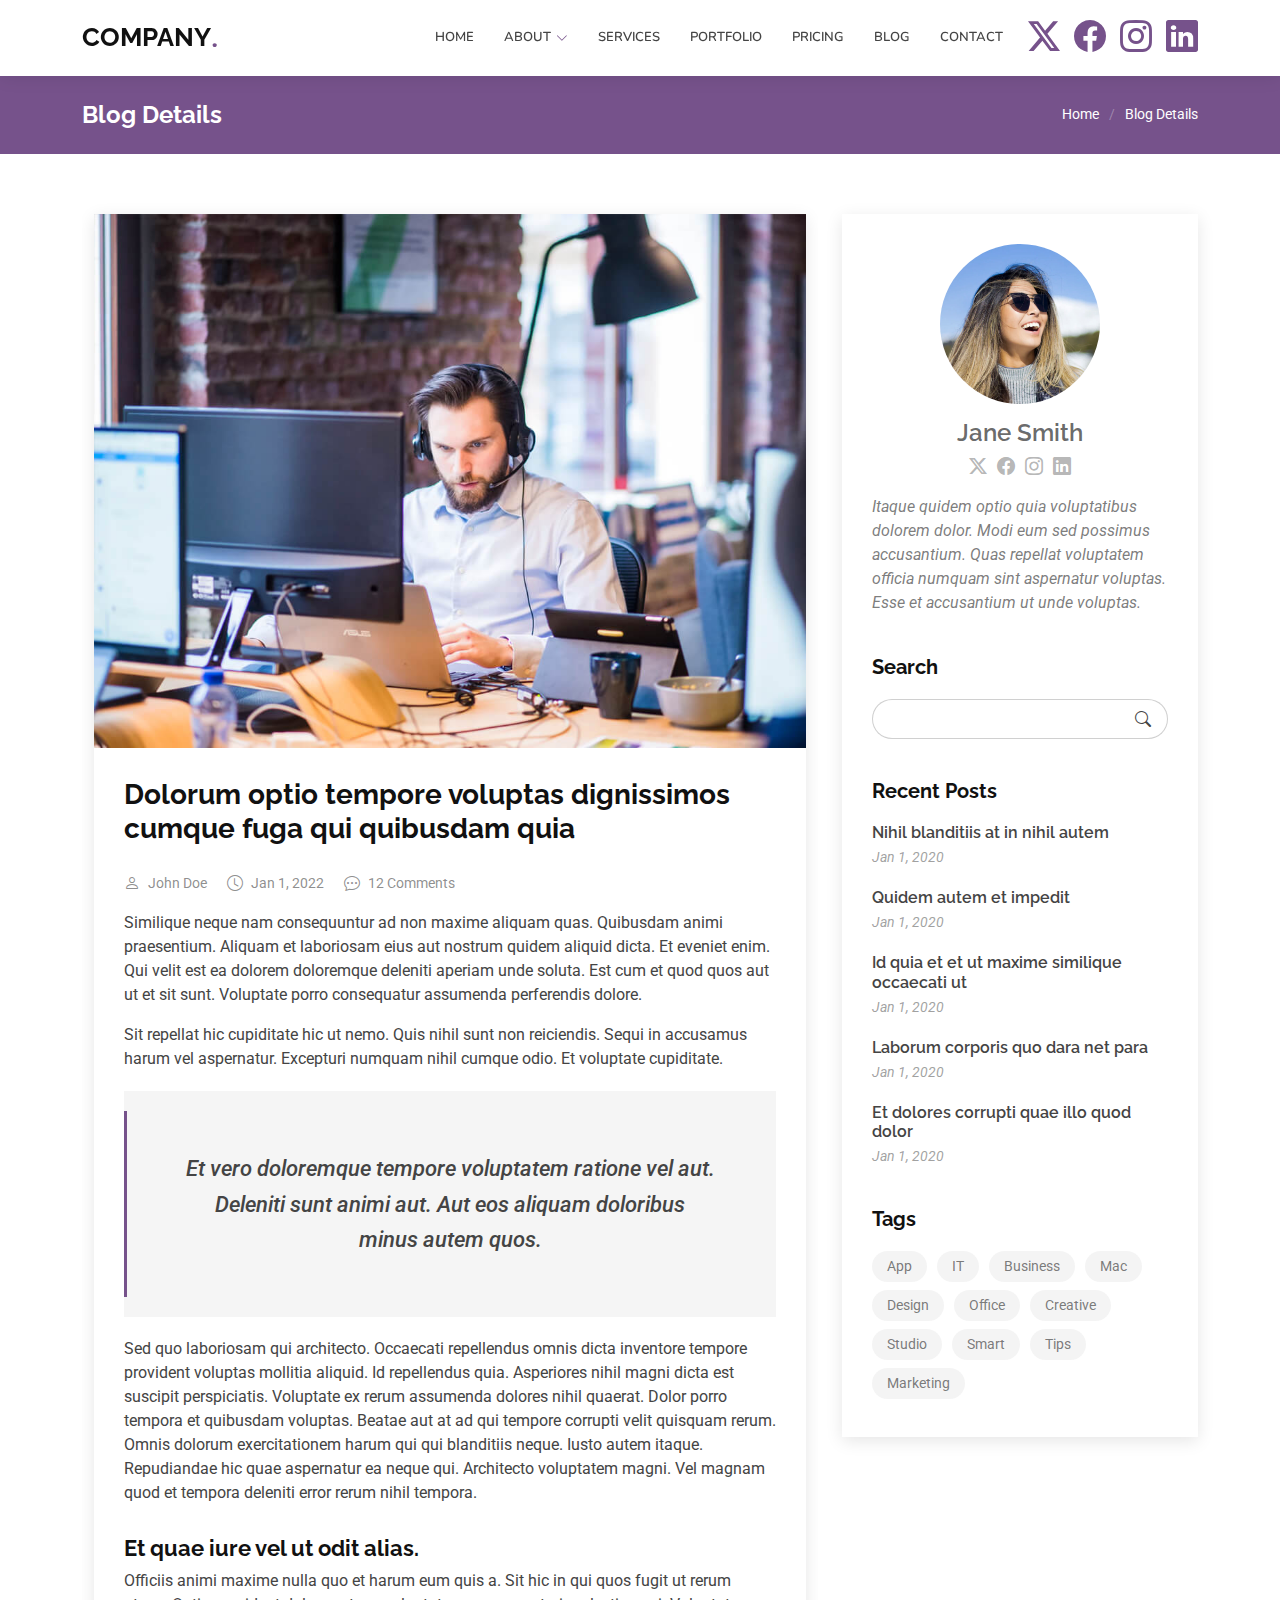
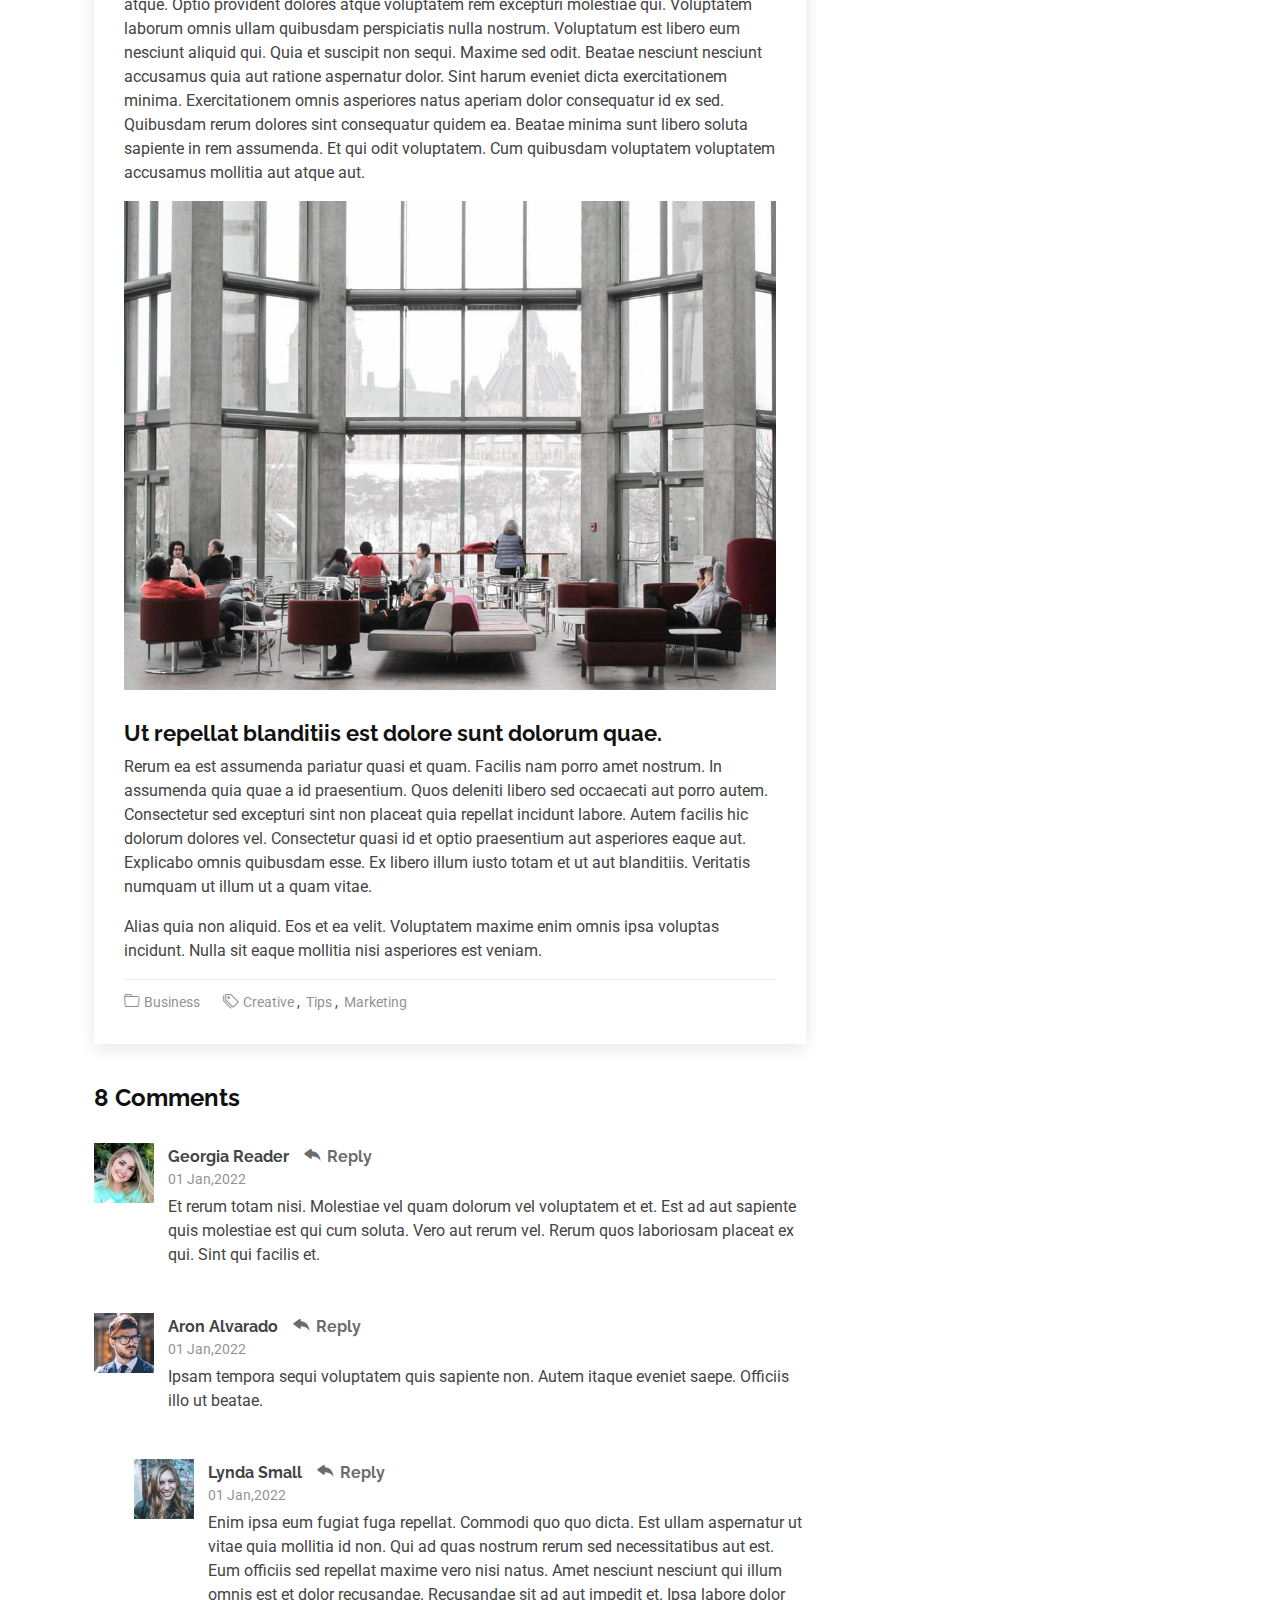
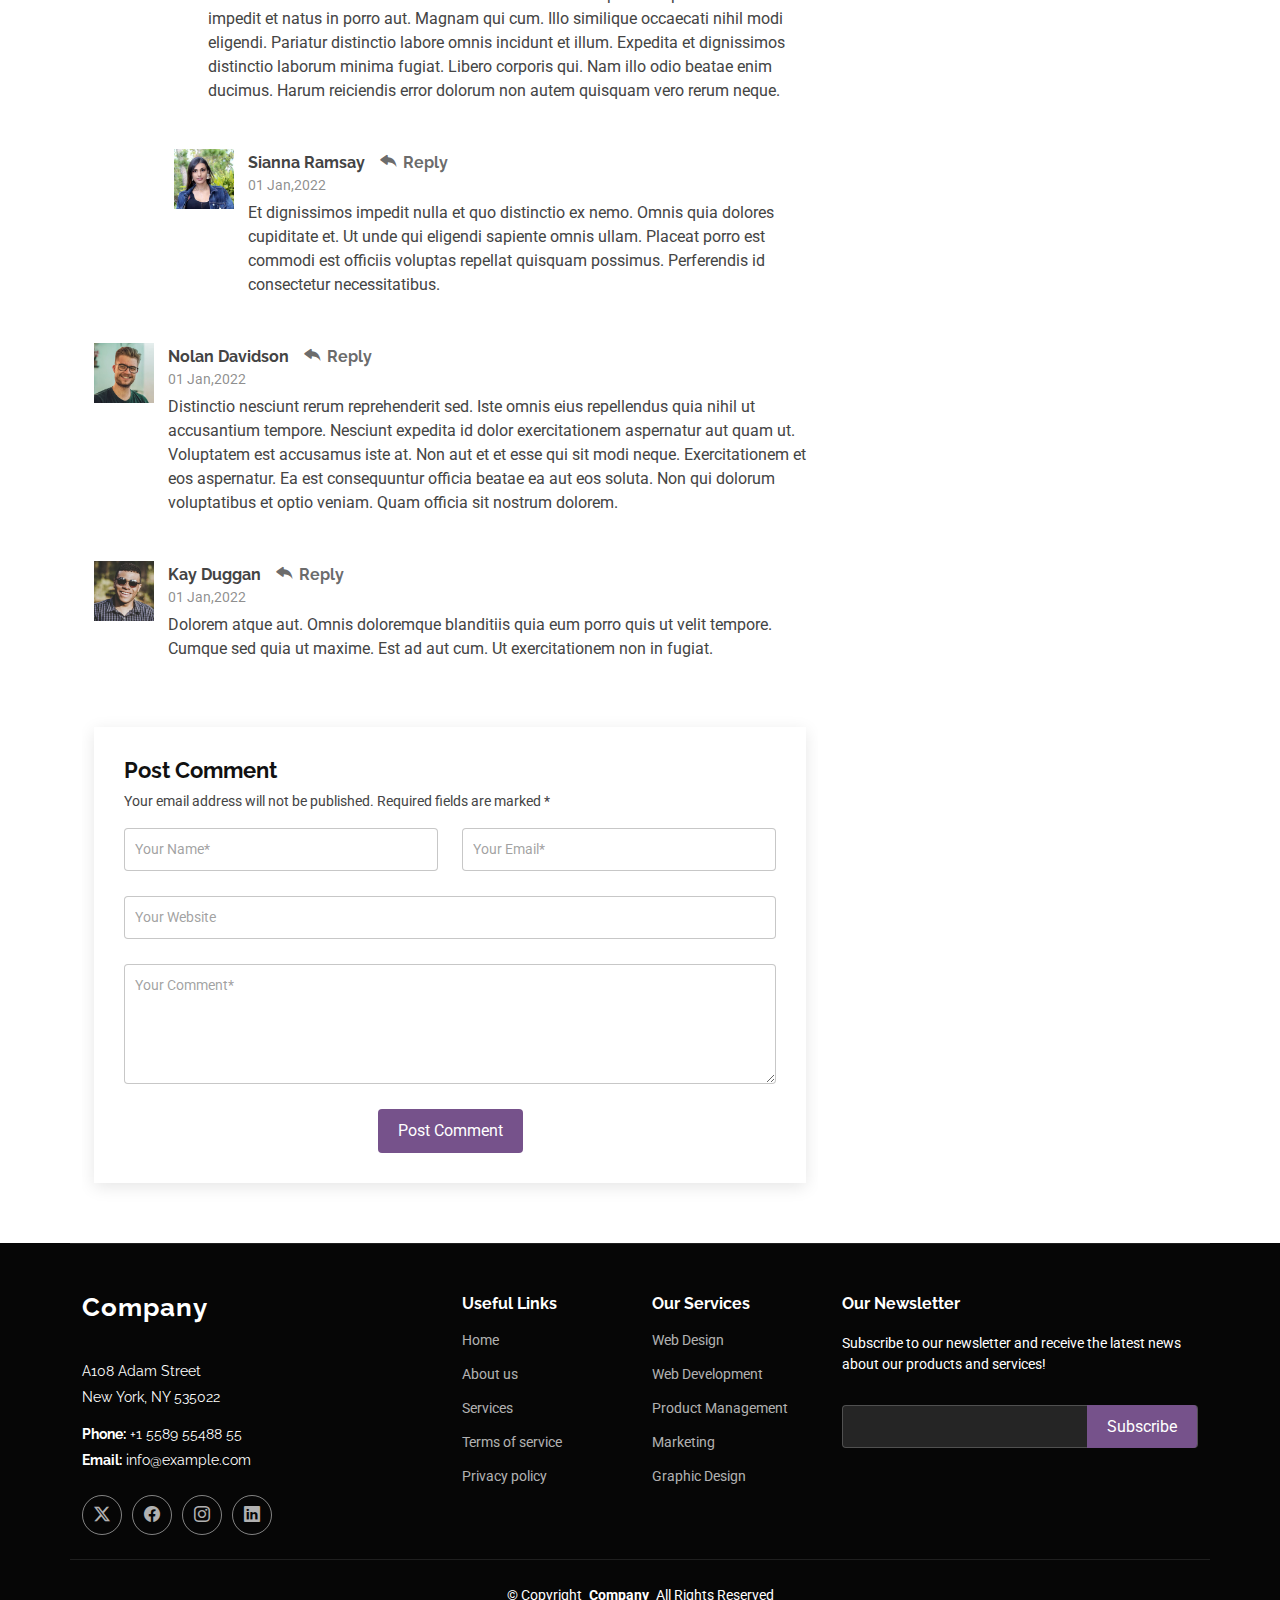
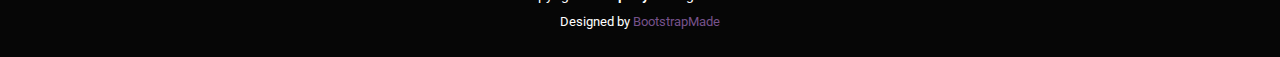
<file: blog-details.html>
<!DOCTYPE html>
<html lang="en">

<head>
  <meta charset="utf-8">
  <meta content="width=device-width, initial-scale=1.0" name="viewport">
  <title>Blog Details - Company Bootstrap Template</title>
  <meta name="description" content="">
  <meta name="keywords" content="">

  <!-- Favicons -->
  <link href="assets/img/favicon.png" rel="icon">
  <link href="assets/img/apple-touch-icon.png" rel="apple-touch-icon">

  <!-- Fonts -->
  <link href="https://fonts.googleapis.com" rel="preconnect">
  <link href="https://fonts.gstatic.com" rel="preconnect" crossorigin>
  <link href="https://fonts.googleapis.com/css2?family=Roboto:ital,wght@0,100;0,300;0,400;0,500;0,700;0,900;1,100;1,300;1,400;1,500;1,700;1,900&family=Raleway:ital,wght@0,100;0,200;0,300;0,400;0,500;0,600;0,700;0,800;0,900;1,100;1,200;1,300;1,400;1,500;1,600;1,700;1,800;1,900&family=Nunito:ital,wght@0,200;0,300;0,400;0,500;0,600;0,700;0,800;0,900;1,200;1,300;1,400;1,500;1,600;1,700;1,800;1,900&display=swap" rel="stylesheet">

  <!-- Vendor CSS Files -->
  <link href="assets/vendor/bootstrap/css/bootstrap.min.css" rel="stylesheet">
  <link href="assets/vendor/bootstrap-icons/bootstrap-icons.css" rel="stylesheet">
  <link href="assets/vendor/aos/aos.css" rel="stylesheet">
  <link href="assets/vendor/glightbox/css/glightbox.min.css" rel="stylesheet">
  <link href="assets/vendor/swiper/swiper-bundle.min.css" rel="stylesheet">

  <!-- Main CSS File -->
  <link href="assets/css/main.css" rel="stylesheet">

  <!-- =======================================================
  * Template Name: Company
  * Template URL: https://bootstrapmade.com/company-free-html-bootstrap-template/
  * Updated: Aug 07 2024 with Bootstrap v5.3.3
  * Author: BootstrapMade.com
  * License: https://bootstrapmade.com/license/
  ======================================================== -->
</head>

<body class="blog-details-page">

  <header id="header" class="header d-flex align-items-center sticky-top">
    <div class="container position-relative d-flex align-items-center">

      <a href="index.html" class="logo d-flex align-items-center me-auto">
        <!-- Uncomment the line below if you also wish to use an image logo -->
        <!-- <img src="assets/img/logo.png" alt=""> -->
        <h1 class="sitename">Company</h1><span>.</span>
      </a>

      <nav id="navmenu" class="navmenu">
        <ul>
          <li><a href="#hero">Home</a></li>
          <li class="dropdown"><a href="about.html"><span>About</span> <i class="bi bi-chevron-down toggle-dropdown"></i></a>
            <ul>
              <li><a href="team.html">Team</a></li>
              <li><a href="testimonials.html">Testimonials</a></li>
              <li class="dropdown"><a href="#"><span>Deep Dropdown</span> <i class="bi bi-chevron-down toggle-dropdown"></i></a>
                <ul>
                  <li><a href="#">Deep Dropdown 1</a></li>
                  <li><a href="#">Deep Dropdown 2</a></li>
                  <li><a href="#">Deep Dropdown 3</a></li>
                  <li><a href="#">Deep Dropdown 4</a></li>
                  <li><a href="#">Deep Dropdown 5</a></li>
                </ul>
              </li>
            </ul>
          </li>
          <li><a href="services.html">Services</a></li>
          <li><a href="portfolio.html">Portfolio</a></li>
          <li><a href="pricing.html">Pricing</a></li>
          <li><a href="blog.html">Blog</a></li>
          <li><a href="contact.html">Contact</a></li>
        </ul>
        <i class="mobile-nav-toggle d-xl-none bi bi-list"></i>
      </nav>

      <div class="header-social-links">
        <a href="#" class="twitter"><i class="bi bi-twitter-x"></i></a>
        <a href="#" class="facebook"><i class="bi bi-facebook"></i></a>
        <a href="#" class="instagram"><i class="bi bi-instagram"></i></a>
        <a href="#" class="linkedin"><i class="bi bi-linkedin"></i></a>
      </div>

    </div>
  </header>

  <main class="main">

    <!-- Page Title -->
    <div class="page-title accent-background">
      <div class="container d-lg-flex justify-content-between align-items-center">
        <h1 class="mb-2 mb-lg-0">Blog Details</h1>
        <nav class="breadcrumbs">
          <ol>
            <li><a href="index.html">Home</a></li>
            <li class="current">Blog Details</li>
          </ol>
        </nav>
      </div>
    </div><!-- End Page Title -->

    <div class="container">
      <div class="row">

        <div class="col-lg-8">

          <!-- Blog Details Section -->
          <section id="blog-details" class="blog-details section">
            <div class="container">

              <article class="article">

                <div class="post-img">
                  <img src="assets/img/blog/blog-1.jpg" alt="" class="img-fluid">
                </div>

                <h2 class="title">Dolorum optio tempore voluptas dignissimos cumque fuga qui quibusdam quia</h2>

                <div class="meta-top">
                  <ul>
                    <li class="d-flex align-items-center"><i class="bi bi-person"></i> <a href="blog-details.html">John Doe</a></li>
                    <li class="d-flex align-items-center"><i class="bi bi-clock"></i> <a href="blog-details.html"><time datetime="2020-01-01">Jan 1, 2022</time></a></li>
                    <li class="d-flex align-items-center"><i class="bi bi-chat-dots"></i> <a href="blog-details.html">12 Comments</a></li>
                  </ul>
                </div><!-- End meta top -->

                <div class="content">
                  <p>
                    Similique neque nam consequuntur ad non maxime aliquam quas. Quibusdam animi praesentium. Aliquam et laboriosam eius aut nostrum quidem aliquid dicta.
                    Et eveniet enim. Qui velit est ea dolorem doloremque deleniti aperiam unde soluta. Est cum et quod quos aut ut et sit sunt. Voluptate porro consequatur assumenda perferendis dolore.
                  </p>

                  <p>
                    Sit repellat hic cupiditate hic ut nemo. Quis nihil sunt non reiciendis. Sequi in accusamus harum vel aspernatur. Excepturi numquam nihil cumque odio. Et voluptate cupiditate.
                  </p>

                  <blockquote>
                    <p>
                      Et vero doloremque tempore voluptatem ratione vel aut. Deleniti sunt animi aut. Aut eos aliquam doloribus minus autem quos.
                    </p>
                  </blockquote>

                  <p>
                    Sed quo laboriosam qui architecto. Occaecati repellendus omnis dicta inventore tempore provident voluptas mollitia aliquid. Id repellendus quia. Asperiores nihil magni dicta est suscipit perspiciatis. Voluptate ex rerum assumenda dolores nihil quaerat.
                    Dolor porro tempora et quibusdam voluptas. Beatae aut at ad qui tempore corrupti velit quisquam rerum. Omnis dolorum exercitationem harum qui qui blanditiis neque.
                    Iusto autem itaque. Repudiandae hic quae aspernatur ea neque qui. Architecto voluptatem magni. Vel magnam quod et tempora deleniti error rerum nihil tempora.
                  </p>

                  <h3>Et quae iure vel ut odit alias.</h3>
                  <p>
                    Officiis animi maxime nulla quo et harum eum quis a. Sit hic in qui quos fugit ut rerum atque. Optio provident dolores atque voluptatem rem excepturi molestiae qui. Voluptatem laborum omnis ullam quibusdam perspiciatis nulla nostrum. Voluptatum est libero eum nesciunt aliquid qui.
                    Quia et suscipit non sequi. Maxime sed odit. Beatae nesciunt nesciunt accusamus quia aut ratione aspernatur dolor. Sint harum eveniet dicta exercitationem minima. Exercitationem omnis asperiores natus aperiam dolor consequatur id ex sed. Quibusdam rerum dolores sint consequatur quidem ea.
                    Beatae minima sunt libero soluta sapiente in rem assumenda. Et qui odit voluptatem. Cum quibusdam voluptatem voluptatem accusamus mollitia aut atque aut.
                  </p>
                  <img src="assets/img/blog/blog-inside-post.jpg" class="img-fluid" alt="">

                  <h3>Ut repellat blanditiis est dolore sunt dolorum quae.</h3>
                  <p>
                    Rerum ea est assumenda pariatur quasi et quam. Facilis nam porro amet nostrum. In assumenda quia quae a id praesentium. Quos deleniti libero sed occaecati aut porro autem. Consectetur sed excepturi sint non placeat quia repellat incidunt labore. Autem facilis hic dolorum dolores vel.
                    Consectetur quasi id et optio praesentium aut asperiores eaque aut. Explicabo omnis quibusdam esse. Ex libero illum iusto totam et ut aut blanditiis. Veritatis numquam ut illum ut a quam vitae.
                  </p>
                  <p>
                    Alias quia non aliquid. Eos et ea velit. Voluptatem maxime enim omnis ipsa voluptas incidunt. Nulla sit eaque mollitia nisi asperiores est veniam.
                  </p>

                </div><!-- End post content -->

                <div class="meta-bottom">
                  <i class="bi bi-folder"></i>
                  <ul class="cats">
                    <li><a href="#">Business</a></li>
                  </ul>

                  <i class="bi bi-tags"></i>
                  <ul class="tags">
                    <li><a href="#">Creative</a></li>
                    <li><a href="#">Tips</a></li>
                    <li><a href="#">Marketing</a></li>
                  </ul>
                </div><!-- End meta bottom -->

              </article>

            </div>
          </section><!-- /Blog Details Section -->

          <!-- Blog Comments Section -->
          <section id="blog-comments" class="blog-comments section">

            <div class="container">

              <h4 class="comments-count">8 Comments</h4>

              <div id="comment-1" class="comment">
                <div class="d-flex">
                  <div class="comment-img"><img src="assets/img/blog/comments-1.jpg" alt=""></div>
                  <div>
                    <h5><a href="">Georgia Reader</a> <a href="#" class="reply"><i class="bi bi-reply-fill"></i> Reply</a></h5>
                    <time datetime="2020-01-01">01 Jan,2022</time>
                    <p>
                      Et rerum totam nisi. Molestiae vel quam dolorum vel voluptatem et et. Est ad aut sapiente quis molestiae est qui cum soluta.
                      Vero aut rerum vel. Rerum quos laboriosam placeat ex qui. Sint qui facilis et.
                    </p>
                  </div>
                </div>
              </div><!-- End comment #1 -->

              <div id="comment-2" class="comment">
                <div class="d-flex">
                  <div class="comment-img"><img src="assets/img/blog/comments-2.jpg" alt=""></div>
                  <div>
                    <h5><a href="">Aron Alvarado</a> <a href="#" class="reply"><i class="bi bi-reply-fill"></i> Reply</a></h5>
                    <time datetime="2020-01-01">01 Jan,2022</time>
                    <p>
                      Ipsam tempora sequi voluptatem quis sapiente non. Autem itaque eveniet saepe. Officiis illo ut beatae.
                    </p>
                  </div>
                </div>

                <div id="comment-reply-1" class="comment comment-reply">
                  <div class="d-flex">
                    <div class="comment-img"><img src="assets/img/blog/comments-3.jpg" alt=""></div>
                    <div>
                      <h5><a href="">Lynda Small</a> <a href="#" class="reply"><i class="bi bi-reply-fill"></i> Reply</a></h5>
                      <time datetime="2020-01-01">01 Jan,2022</time>
                      <p>
                        Enim ipsa eum fugiat fuga repellat. Commodi quo quo dicta. Est ullam aspernatur ut vitae quia mollitia id non. Qui ad quas nostrum rerum sed necessitatibus aut est. Eum officiis sed repellat maxime vero nisi natus. Amet nesciunt nesciunt qui illum omnis est et dolor recusandae.

                        Recusandae sit ad aut impedit et. Ipsa labore dolor impedit et natus in porro aut. Magnam qui cum. Illo similique occaecati nihil modi eligendi. Pariatur distinctio labore omnis incidunt et illum. Expedita et dignissimos distinctio laborum minima fugiat.

                        Libero corporis qui. Nam illo odio beatae enim ducimus. Harum reiciendis error dolorum non autem quisquam vero rerum neque.
                      </p>
                    </div>
                  </div>

                  <div id="comment-reply-2" class="comment comment-reply">
                    <div class="d-flex">
                      <div class="comment-img"><img src="assets/img/blog/comments-4.jpg" alt=""></div>
                      <div>
                        <h5><a href="">Sianna Ramsay</a> <a href="#" class="reply"><i class="bi bi-reply-fill"></i> Reply</a></h5>
                        <time datetime="2020-01-01">01 Jan,2022</time>
                        <p>
                          Et dignissimos impedit nulla et quo distinctio ex nemo. Omnis quia dolores cupiditate et. Ut unde qui eligendi sapiente omnis ullam. Placeat porro est commodi est officiis voluptas repellat quisquam possimus. Perferendis id consectetur necessitatibus.
                        </p>
                      </div>
                    </div>

                  </div><!-- End comment reply #2-->

                </div><!-- End comment reply #1-->

              </div><!-- End comment #2-->

              <div id="comment-3" class="comment">
                <div class="d-flex">
                  <div class="comment-img"><img src="assets/img/blog/comments-5.jpg" alt=""></div>
                  <div>
                    <h5><a href="">Nolan Davidson</a> <a href="#" class="reply"><i class="bi bi-reply-fill"></i> Reply</a></h5>
                    <time datetime="2020-01-01">01 Jan,2022</time>
                    <p>
                      Distinctio nesciunt rerum reprehenderit sed. Iste omnis eius repellendus quia nihil ut accusantium tempore. Nesciunt expedita id dolor exercitationem aspernatur aut quam ut. Voluptatem est accusamus iste at.
                      Non aut et et esse qui sit modi neque. Exercitationem et eos aspernatur. Ea est consequuntur officia beatae ea aut eos soluta. Non qui dolorum voluptatibus et optio veniam. Quam officia sit nostrum dolorem.
                    </p>
                  </div>
                </div>

              </div><!-- End comment #3 -->

              <div id="comment-4" class="comment">
                <div class="d-flex">
                  <div class="comment-img"><img src="assets/img/blog/comments-6.jpg" alt=""></div>
                  <div>
                    <h5><a href="">Kay Duggan</a> <a href="#" class="reply"><i class="bi bi-reply-fill"></i> Reply</a></h5>
                    <time datetime="2020-01-01">01 Jan,2022</time>
                    <p>
                      Dolorem atque aut. Omnis doloremque blanditiis quia eum porro quis ut velit tempore. Cumque sed quia ut maxime. Est ad aut cum. Ut exercitationem non in fugiat.
                    </p>
                  </div>
                </div>

              </div><!-- End comment #4 -->

            </div>

          </section><!-- /Blog Comments Section -->

          <!-- Comment Form Section -->
          <section id="comment-form" class="comment-form section">
            <div class="container">

              <form action="">

                <h4>Post Comment</h4>
                <p>Your email address will not be published. Required fields are marked * </p>
                <div class="row">
                  <div class="col-md-6 form-group">
                    <input name="name" type="text" class="form-control" placeholder="Your Name*">
                  </div>
                  <div class="col-md-6 form-group">
                    <input name="email" type="text" class="form-control" placeholder="Your Email*">
                  </div>
                </div>
                <div class="row">
                  <div class="col form-group">
                    <input name="website" type="text" class="form-control" placeholder="Your Website">
                  </div>
                </div>
                <div class="row">
                  <div class="col form-group">
                    <textarea name="comment" class="form-control" placeholder="Your Comment*"></textarea>
                  </div>
                </div>

                <div class="text-center">
                  <button type="submit" class="btn btn-primary">Post Comment</button>
                </div>

              </form>

            </div>
          </section><!-- /Comment Form Section -->

        </div>

        <div class="col-lg-4 sidebar">

          <div class="widgets-container">

            <!-- Blog Author Widget -->
            <div class="blog-author-widget widget-item">

              <div class="d-flex flex-column align-items-center">
                <img src="assets/img/blog/blog-author.jpg" class="rounded-circle flex-shrink-0" alt="">
                <h4>Jane Smith</h4>
                <div class="social-links">
                  <a href="https://x.com/#"><i class="bi bi-twitter-x"></i></a>
                  <a href="https://facebook.com/#"><i class="bi bi-facebook"></i></a>
                  <a href="https://instagram.com/#"><i class="biu bi-instagram"></i></a>
                  <a href="https://instagram.com/#"><i class="biu bi-linkedin"></i></a>
                </div>

                <p>
                  Itaque quidem optio quia voluptatibus dolorem dolor. Modi eum sed possimus accusantium. Quas repellat voluptatem officia numquam sint aspernatur voluptas. Esse et accusantium ut unde voluptas.
                </p>

              </div>
            </div><!--/Blog Author Widget -->

            <!-- Search Widget -->
            <div class="search-widget widget-item">

              <h3 class="widget-title">Search</h3>
              <form action="">
                <input type="text">
                <button type="submit" title="Search"><i class="bi bi-search"></i></button>
              </form>

            </div><!--/Search Widget -->

            <!-- Recent Posts Widget -->
            <div class="recent-posts-widget widget-item">

              <h3 class="widget-title">Recent Posts</h3>

              <div class="post-item">
                <h4><a href="blog-details.html">Nihil blanditiis at in nihil autem</a></h4>
                <time datetime="2020-01-01">Jan 1, 2020</time>
              </div><!-- End recent post item-->

              <div class="post-item">
                <h4><a href="blog-details.html">Quidem autem et impedit</a></h4>
                <time datetime="2020-01-01">Jan 1, 2020</time>
              </div><!-- End recent post item-->

              <div class="post-item">
                <h4><a href="blog-details.html">Id quia et et ut maxime similique occaecati ut</a></h4>
                <time datetime="2020-01-01">Jan 1, 2020</time>
              </div><!-- End recent post item-->

              <div class="post-item">
                <h4><a href="blog-details.html">Laborum corporis quo dara net para</a></h4>
                <time datetime="2020-01-01">Jan 1, 2020</time>
              </div><!-- End recent post item-->

              <div class="post-item">
                <h4><a href="blog-details.html">Et dolores corrupti quae illo quod dolor</a></h4>
                <time datetime="2020-01-01">Jan 1, 2020</time>
              </div><!-- End recent post item-->

            </div><!--/Recent Posts Widget -->

            <!-- Tags Widget -->
            <div class="tags-widget widget-item">

              <h3 class="widget-title">Tags</h3>
              <ul>
                <li><a href="#">App</a></li>
                <li><a href="#">IT</a></li>
                <li><a href="#">Business</a></li>
                <li><a href="#">Mac</a></li>
                <li><a href="#">Design</a></li>
                <li><a href="#">Office</a></li>
                <li><a href="#">Creative</a></li>
                <li><a href="#">Studio</a></li>
                <li><a href="#">Smart</a></li>
                <li><a href="#">Tips</a></li>
                <li><a href="#">Marketing</a></li>
              </ul>

            </div><!--/Tags Widget -->

          </div>

        </div>

      </div>
    </div>

  </main>

  <footer id="footer" class="footer dark-background">

    <div class="container footer-top">
      <div class="row gy-4">
        <div class="col-lg-4 col-md-6 footer-about">
          <a href="index.html" class="logo d-flex align-items-center">
            <span class="sitename">Company</span>
          </a>
          <div class="footer-contact pt-3">
            <p>A108 Adam Street</p>
            <p>New York, NY 535022</p>
            <p class="mt-3"><strong>Phone:</strong> <span>+1 5589 55488 55</span></p>
            <p><strong>Email:</strong> <span>info@example.com</span></p>
          </div>
          <div class="social-links d-flex mt-4">
            <a href=""><i class="bi bi-twitter-x"></i></a>
            <a href=""><i class="bi bi-facebook"></i></a>
            <a href=""><i class="bi bi-instagram"></i></a>
            <a href=""><i class="bi bi-linkedin"></i></a>
          </div>
        </div>

        <div class="col-lg-2 col-md-3 footer-links">
          <h4>Useful Links</h4>
          <ul>
            <li><a href="#">Home</a></li>
            <li><a href="#">About us</a></li>
            <li><a href="#">Services</a></li>
            <li><a href="#">Terms of service</a></li>
            <li><a href="#">Privacy policy</a></li>
          </ul>
        </div>

        <div class="col-lg-2 col-md-3 footer-links">
          <h4>Our Services</h4>
          <ul>
            <li><a href="#">Web Design</a></li>
            <li><a href="#">Web Development</a></li>
            <li><a href="#">Product Management</a></li>
            <li><a href="#">Marketing</a></li>
            <li><a href="#">Graphic Design</a></li>
          </ul>
        </div>

        <div class="col-lg-4 col-md-12 footer-newsletter">
          <h4>Our Newsletter</h4>
          <p>Subscribe to our newsletter and receive the latest news about our products and services!</p>
          <form action="forms/newsletter.php" method="post" class="php-email-form">
            <div class="newsletter-form"><input type="email" name="email"><input type="submit" value="Subscribe"></div>
            <div class="loading">Loading</div>
            <div class="error-message"></div>
            <div class="sent-message">Your subscription request has been sent. Thank you!</div>
          </form>
        </div>

      </div>
    </div>

    <div class="container copyright text-center mt-4">
      <p>© <span>Copyright</span> <strong class="px-1 sitename">Company</strong> <span>All Rights Reserved</span></p>
      <div class="credits">
        <!-- All the links in the footer should remain intact. -->
        <!-- You can delete the links only if you've purchased the pro version. -->
        <!-- Licensing information: https://bootstrapmade.com/license/ -->
        <!-- Purchase the pro version with working PHP/AJAX contact form: [buy-url] -->
        Designed by <a href="https://bootstrapmade.com/">BootstrapMade</a>
      </div>
    </div>

  </footer>

  <!-- Scroll Top -->
  <a href="#" id="scroll-top" class="scroll-top d-flex align-items-center justify-content-center"><i class="bi bi-arrow-up-short"></i></a>

  <!-- Preloader -->
  <div id="preloader"></div>

  <!-- Vendor JS Files -->
  <script src="assets/vendor/bootstrap/js/bootstrap.bundle.min.js"></script>
  <script src="assets/vendor/php-email-form/validate.js"></script>
  <script src="assets/vendor/aos/aos.js"></script>
  <script src="assets/vendor/glightbox/js/glightbox.min.js"></script>
  <script src="assets/vendor/imagesloaded/imagesloaded.pkgd.min.js"></script>
  <script src="assets/vendor/isotope-layout/isotope.pkgd.min.js"></script>
  <script src="assets/vendor/waypoints/noframework.waypoints.js"></script>
  <script src="assets/vendor/swiper/swiper-bundle.min.js"></script>

  <!-- Main JS File -->
  <script src="assets/js/main.js"></script>

</body>

</html>
</file>
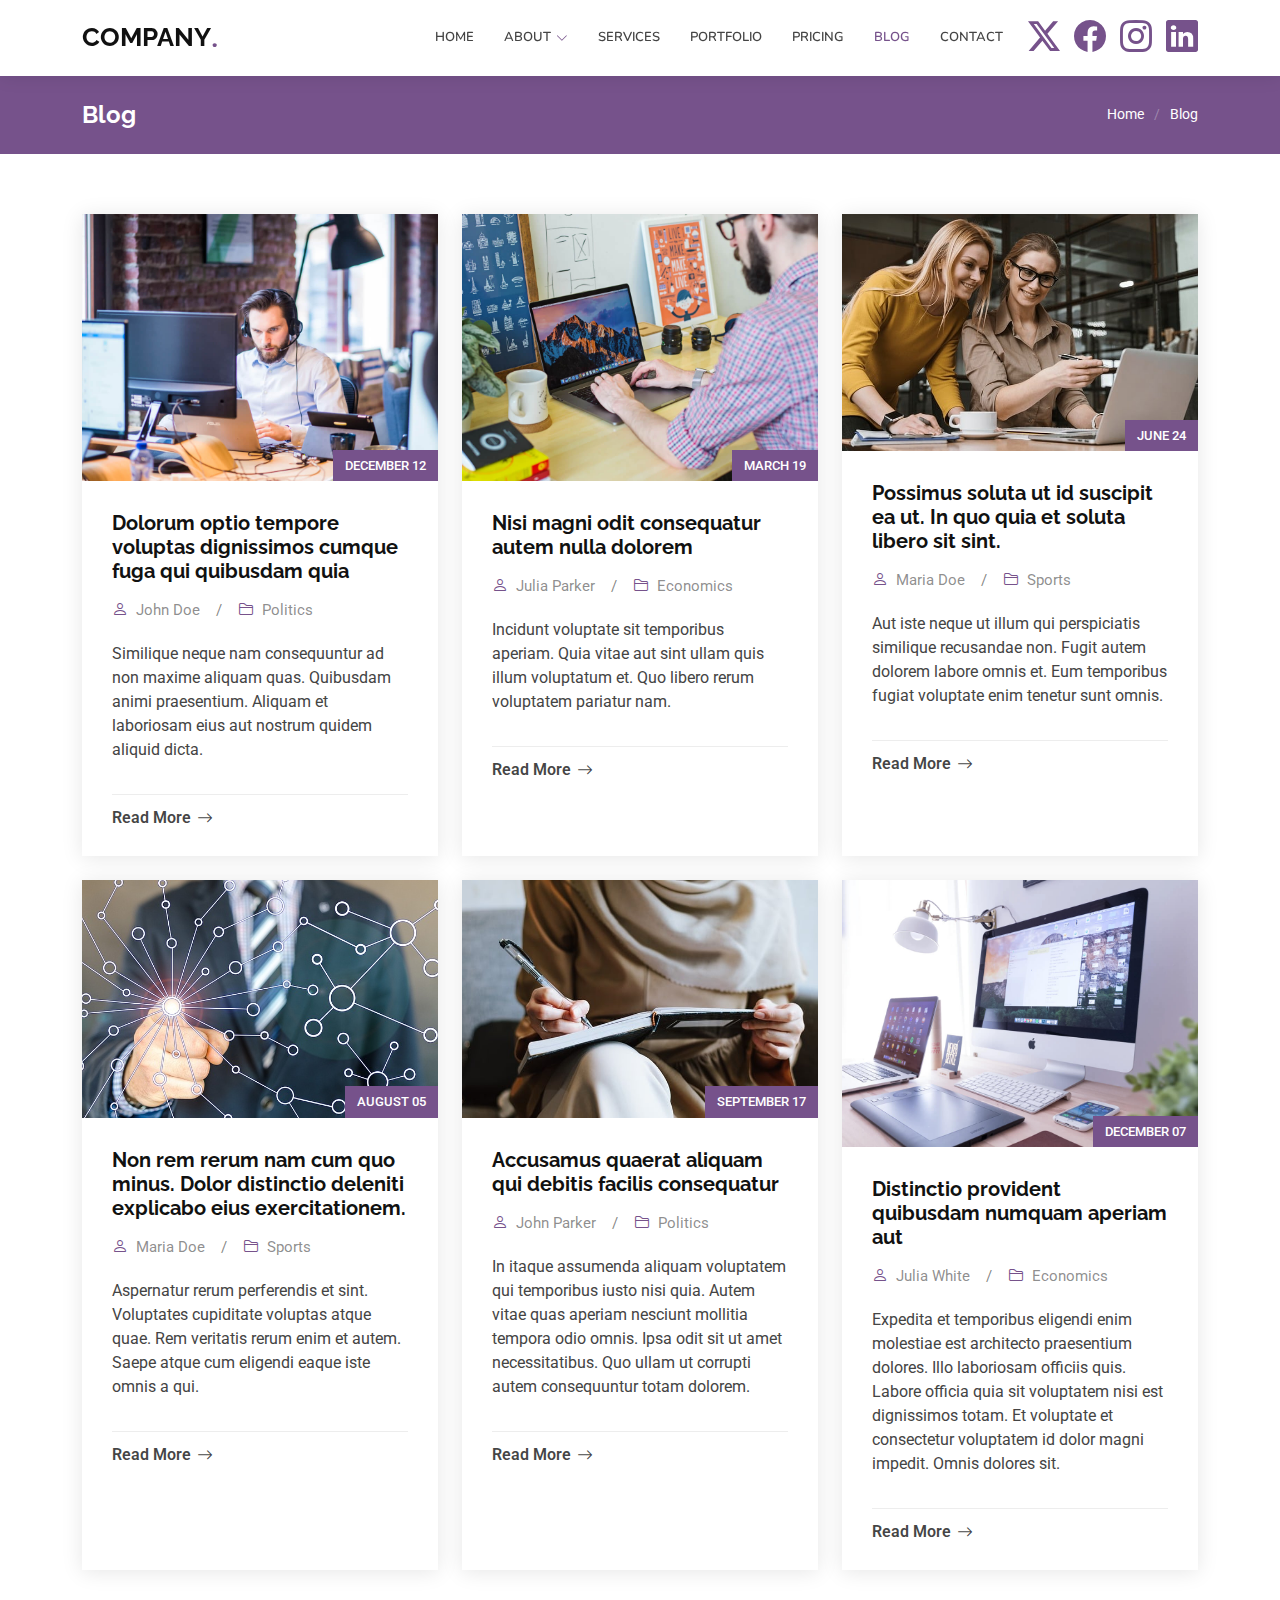
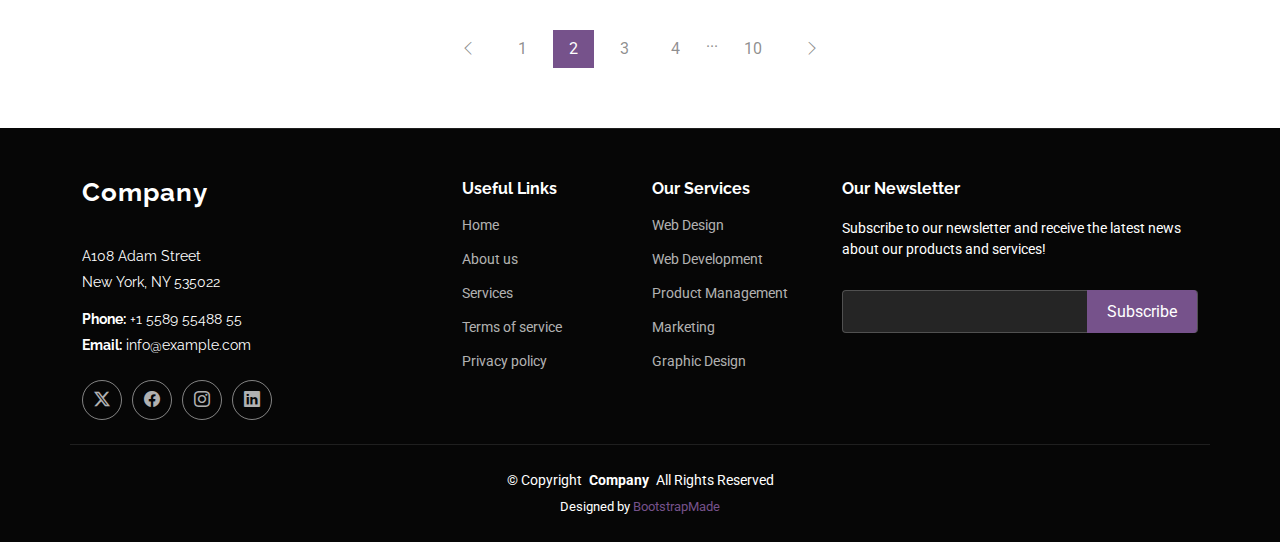
<file: blog.html>
<!DOCTYPE html>
<html lang="en">
    <head>
        <meta charset="utf-8" />
        <meta content="width=device-width, initial-scale=1.0" name="viewport" />
        <title>Blog - Company Bootstrap Template</title>
        <meta name="description" content="" />
        <meta name="keywords" content="" />

        <!-- Favicons -->
        <link href="assets/img/favicon.png" rel="icon" />
        <link href="assets/img/apple-touch-icon.png" rel="apple-touch-icon" />

        <!-- Fonts -->
        <link href="https://fonts.googleapis.com" rel="preconnect" />
        <link href="https://fonts.gstatic.com" rel="preconnect" crossorigin />
        <link
            href="https://fonts.googleapis.com/css2?family=Roboto:ital,wght@0,100;0,300;0,400;0,500;0,700;0,900;1,100;1,300;1,400;1,500;1,700;1,900&family=Raleway:ital,wght@0,100;0,200;0,300;0,400;0,500;0,600;0,700;0,800;0,900;1,100;1,200;1,300;1,400;1,500;1,600;1,700;1,800;1,900&family=Nunito:ital,wght@0,200;0,300;0,400;0,500;0,600;0,700;0,800;0,900;1,200;1,300;1,400;1,500;1,600;1,700;1,800;1,900&display=swap"
            rel="stylesheet"
        />

        <!-- Vendor CSS Files -->
        <link
            href="assets/vendor/bootstrap/css/bootstrap.min.css"
            rel="stylesheet"
        />
        <link
            href="assets/vendor/bootstrap-icons/bootstrap-icons.css"
            rel="stylesheet"
        />
        <link href="assets/vendor/aos/aos.css" rel="stylesheet" />
        <link
            href="assets/vendor/glightbox/css/glightbox.min.css"
            rel="stylesheet"
        />
        <link
            href="assets/vendor/swiper/swiper-bundle.min.css"
            rel="stylesheet"
        />

        <!-- Main CSS File -->
        <link href="assets/css/main.css" rel="stylesheet" />

        <!-- =======================================================
  * Template Name: Company
  * Template URL: https://bootstrapmade.com/company-free-html-bootstrap-template/
  * Updated: Aug 07 2024 with Bootstrap v5.3.3
  * Author: BootstrapMade.com
  * License: https://bootstrapmade.com/license/
  ======================================================== -->
    </head>

    <body class="blog-page">
        <header id="header" class="header d-flex align-items-center sticky-top">
            <div class="container position-relative d-flex align-items-center">
                <a
                    href="index.html"
                    class="logo d-flex align-items-center me-auto"
                >
                    <!-- Uncomment the line below if you also wish to use an image logo -->
                    <!-- <img src="assets/img/logo.png" alt=""> -->
                    <h1 class="sitename">Company</h1>
                    <span>.</span>
                </a>

                <nav id="navmenu" class="navmenu">
                    <ul>
                        <li><a href="#hero">Home</a></li>
                        <li class="dropdown">
                            <a href="about.html"
                                ><span>About</span>
                                <i
                                    class="bi bi-chevron-down toggle-dropdown"
                                ></i
                            ></a>
                            <ul>
                                <li><a href="team.html">Team</a></li>
                                <li>
                                    <a href="testimonials.html">Testimonials</a>
                                </li>
                                <li class="dropdown">
                                    <a href="#"
                                        ><span>Deep Dropdown</span>
                                        <i
                                            class="bi bi-chevron-down toggle-dropdown"
                                        ></i
                                    ></a>
                                    <ul>
                                        <li><a href="#">Deep Dropdown 1</a></li>
                                        <li><a href="#">Deep Dropdown 2</a></li>
                                        <li><a href="#">Deep Dropdown 3</a></li>
                                        <li><a href="#">Deep Dropdown 4</a></li>
                                        <li><a href="#">Deep Dropdown 5</a></li>
                                    </ul>
                                </li>
                            </ul>
                        </li>
                        <li><a href="services.html">Services</a></li>
                        <li><a href="portfolio.html">Portfolio</a></li>
                        <li><a href="pricing.html">Pricing</a></li>
                        <li><a href="blog.html" class="active">Blog</a></li>
                        <li><a href="contact.html">Contact</a></li>
                    </ul>
                    <i class="mobile-nav-toggle d-xl-none bi bi-list"></i>
                </nav>

                <div class="header-social-links">
                    <a href="#" class="twitter"
                        ><i class="bi bi-twitter-x"></i
                    ></a>
                    <a href="#" class="facebook"
                        ><i class="bi bi-facebook"></i
                    ></a>
                    <a href="#" class="instagram"
                        ><i class="bi bi-instagram"></i
                    ></a>
                    <a href="#" class="linkedin"
                        ><i class="bi bi-linkedin"></i
                    ></a>
                </div>
            </div>
        </header>

        <main class="main">
            <!-- Page Title -->
            <div class="page-title accent-background">
                <div
                    class="container d-lg-flex justify-content-between align-items-center"
                >
                    <h1 class="mb-2 mb-lg-0">Blog</h1>
                    <nav class="breadcrumbs">
                        <ol>
                            <li><a href="index.html">Home</a></li>
                            <li class="current">Blog</li>
                        </ol>
                    </nav>
                </div>
            </div>
            <!-- End Page Title -->

            <!-- Blog Posts Section -->
            <section id="blog-posts" class="blog-posts section">
                <div class="container">
                    <div class="row gy-4">
                        <div class="col-lg-4">
                            <article class="position-relative h-100">
                                <div
                                    class="post-img position-relative overflow-hidden"
                                >
                                    <img
                                        src="assets/img/blog/blog-1.jpg"
                                        class="img-fluid"
                                        alt=""
                                    />
                                    <span class="post-date">December 12</span>
                                </div>

                                <div class="post-content d-flex flex-column">
                                    <h3 class="post-title">
                                        Dolorum optio tempore voluptas
                                        dignissimos cumque fuga qui quibusdam
                                        quia
                                    </h3>

                                    <div class="meta d-flex align-items-center">
                                        <div class="d-flex align-items-center">
                                            <i class="bi bi-person"></i>
                                            <span class="ps-2">John Doe</span>
                                        </div>
                                        <span class="px-3 text-black-50"
                                            >/</span
                                        >
                                        <div class="d-flex align-items-center">
                                            <i class="bi bi-folder2"></i>
                                            <span class="ps-2">Politics</span>
                                        </div>
                                    </div>

                                    <p>
                                        Similique neque nam consequuntur ad non
                                        maxime aliquam quas. Quibusdam animi
                                        praesentium. Aliquam et laboriosam eius
                                        aut nostrum quidem aliquid dicta.
                                    </p>

                                    <hr />

                                    <a
                                        href="blog-details.html"
                                        class="readmore stretched-link"
                                        ><span>Read More</span
                                        ><i class="bi bi-arrow-right"></i
                                    ></a>
                                </div>
                            </article>
                        </div>
                        <!-- End post list item -->

                        <div class="col-lg-4">
                            <article class="position-relative h-100">
                                <div
                                    class="post-img position-relative overflow-hidden"
                                >
                                    <img
                                        src="assets/img/blog/blog-2.jpg"
                                        class="img-fluid"
                                        alt=""
                                    />
                                    <span class="post-date">March 19</span>
                                </div>

                                <div class="post-content d-flex flex-column">
                                    <h3 class="post-title">
                                        Nisi magni odit consequatur autem nulla
                                        dolorem
                                    </h3>

                                    <div class="meta d-flex align-items-center">
                                        <div class="d-flex align-items-center">
                                            <i class="bi bi-person"></i>
                                            <span class="ps-2"
                                                >Julia Parker</span
                                            >
                                        </div>
                                        <span class="px-3 text-black-50"
                                            >/</span
                                        >
                                        <div class="d-flex align-items-center">
                                            <i class="bi bi-folder2"></i>
                                            <span class="ps-2">Economics</span>
                                        </div>
                                    </div>

                                    <p>
                                        Incidunt voluptate sit temporibus
                                        aperiam. Quia vitae aut sint ullam quis
                                        illum voluptatum et. Quo libero rerum
                                        voluptatem pariatur nam.
                                    </p>

                                    <hr />

                                    <a
                                        href="blog-details.html"
                                        class="readmore stretched-link"
                                        ><span>Read More</span
                                        ><i class="bi bi-arrow-right"></i
                                    ></a>
                                </div>
                            </article>
                        </div>
                        <!-- End post list item -->

                        <div class="col-lg-4">
                            <article class="position-relative h-100">
                                <div
                                    class="post-img position-relative overflow-hidden"
                                >
                                    <img
                                        src="assets/img/blog/blog-3.jpg"
                                        class="img-fluid"
                                        alt=""
                                    />
                                    <span class="post-date">June 24</span>
                                </div>

                                <div class="post-content d-flex flex-column">
                                    <h3 class="post-title">
                                        Possimus soluta ut id suscipit ea ut. In
                                        quo quia et soluta libero sit sint.
                                    </h3>

                                    <div class="meta d-flex align-items-center">
                                        <div class="d-flex align-items-center">
                                            <i class="bi bi-person"></i>
                                            <span class="ps-2">Maria Doe</span>
                                        </div>
                                        <span class="px-3 text-black-50"
                                            >/</span
                                        >
                                        <div class="d-flex align-items-center">
                                            <i class="bi bi-folder2"></i>
                                            <span class="ps-2">Sports</span>
                                        </div>
                                    </div>

                                    <p>
                                        Aut iste neque ut illum qui perspiciatis
                                        similique recusandae non. Fugit autem
                                        dolorem labore omnis et. Eum temporibus
                                        fugiat voluptate enim tenetur sunt
                                        omnis.
                                    </p>

                                    <hr />

                                    <a
                                        href="blog-details.html"
                                        class="readmore stretched-link"
                                        ><span>Read More</span
                                        ><i class="bi bi-arrow-right"></i
                                    ></a>
                                </div>
                            </article>
                        </div>
                        <!-- End post list item -->

                        <div class="col-lg-4">
                            <article class="position-relative h-100">
                                <div
                                    class="post-img position-relative overflow-hidden"
                                >
                                    <img
                                        src="assets/img/blog/blog-4.jpg"
                                        class="img-fluid"
                                        alt=""
                                    />
                                    <span class="post-date">August 05</span>
                                </div>

                                <div class="post-content d-flex flex-column">
                                    <h3 class="post-title">
                                        Non rem rerum nam cum quo minus. Dolor
                                        distinctio deleniti explicabo eius
                                        exercitationem.
                                    </h3>

                                    <div class="meta d-flex align-items-center">
                                        <div class="d-flex align-items-center">
                                            <i class="bi bi-person"></i>
                                            <span class="ps-2">Maria Doe</span>
                                        </div>
                                        <span class="px-3 text-black-50"
                                            >/</span
                                        >
                                        <div class="d-flex align-items-center">
                                            <i class="bi bi-folder2"></i>
                                            <span class="ps-2">Sports</span>
                                        </div>
                                    </div>

                                    <p>
                                        Aspernatur rerum perferendis et sint.
                                        Voluptates cupiditate voluptas atque
                                        quae. Rem veritatis rerum enim et autem.
                                        Saepe atque cum eligendi eaque iste
                                        omnis a qui.
                                    </p>

                                    <hr />

                                    <a
                                        href="blog-details.html"
                                        class="readmore stretched-link"
                                        ><span>Read More</span
                                        ><i class="bi bi-arrow-right"></i
                                    ></a>
                                </div>
                            </article>
                        </div>
                        <!-- End post list item -->

                        <div class="col-lg-4">
                            <article class="position-relative h-100">
                                <div
                                    class="post-img position-relative overflow-hidden"
                                >
                                    <img
                                        src="assets/img/blog/blog-5.jpg"
                                        class="img-fluid"
                                        alt=""
                                    />
                                    <span class="post-date">September 17</span>
                                </div>

                                <div class="post-content d-flex flex-column">
                                    <h3 class="post-title">
                                        Accusamus quaerat aliquam qui debitis
                                        facilis consequatur
                                    </h3>

                                    <div class="meta d-flex align-items-center">
                                        <div class="d-flex align-items-center">
                                            <i class="bi bi-person"></i>
                                            <span class="ps-2"
                                                >John Parker</span
                                            >
                                        </div>
                                        <span class="px-3 text-black-50"
                                            >/</span
                                        >
                                        <div class="d-flex align-items-center">
                                            <i class="bi bi-folder2"></i>
                                            <span class="ps-2">Politics</span>
                                        </div>
                                    </div>

                                    <p>
                                        In itaque assumenda aliquam voluptatem
                                        qui temporibus iusto nisi quia. Autem
                                        vitae quas aperiam nesciunt mollitia
                                        tempora odio omnis. Ipsa odit sit ut
                                        amet necessitatibus. Quo ullam ut
                                        corrupti autem consequuntur totam
                                        dolorem.
                                    </p>

                                    <hr />

                                    <a
                                        href="blog-details.html"
                                        class="readmore stretched-link"
                                        ><span>Read More</span
                                        ><i class="bi bi-arrow-right"></i
                                    ></a>
                                </div>
                            </article>
                        </div>
                        <!-- End post list item -->

                        <div class="col-lg-4">
                            <article class="position-relative h-100">
                                <div
                                    class="post-img position-relative overflow-hidden"
                                >
                                    <img
                                        src="assets/img/blog/blog-6.jpg"
                                        class="img-fluid"
                                        alt=""
                                    />
                                    <span class="post-date">December 07</span>
                                </div>

                                <div class="post-content d-flex flex-column">
                                    <h3 class="post-title">
                                        Distinctio provident quibusdam numquam
                                        aperiam aut
                                    </h3>

                                    <div class="meta d-flex align-items-center">
                                        <div class="d-flex align-items-center">
                                            <i class="bi bi-person"></i>
                                            <span class="ps-2"
                                                >Julia White</span
                                            >
                                        </div>
                                        <span class="px-3 text-black-50"
                                            >/</span
                                        >
                                        <div class="d-flex align-items-center">
                                            <i class="bi bi-folder2"></i>
                                            <span class="ps-2">Economics</span>
                                        </div>
                                    </div>

                                    <p>
                                        Expedita et temporibus eligendi enim
                                        molestiae est architecto praesentium
                                        dolores. Illo laboriosam officiis quis.
                                        Labore officia quia sit voluptatem nisi
                                        est dignissimos totam. Et voluptate et
                                        consectetur voluptatem id dolor magni
                                        impedit. Omnis dolores sit.
                                    </p>

                                    <hr />

                                    <a
                                        href="blog-details.html"
                                        class="readmore stretched-link"
                                        ><span>Read More</span
                                        ><i class="bi bi-arrow-right"></i
                                    ></a>
                                </div>
                            </article>
                        </div>
                        <!-- End post list item -->
                    </div>
                </div>
            </section>
            <!-- /Blog Posts Section -->

            <!-- Blog Pagination Section -->
            <section id="blog-pagination" class="blog-pagination section">
                <div class="container">
                    <div class="d-flex justify-content-center">
                        <ul>
                            <li>
                                <a href="#"
                                    ><i class="bi bi-chevron-left"></i
                                ></a>
                            </li>
                            <li><a href="#">1</a></li>
                            <li><a href="#" class="active">2</a></li>
                            <li><a href="#">3</a></li>
                            <li><a href="#">4</a></li>
                            <li>...</li>
                            <li><a href="#">10</a></li>
                            <li>
                                <a href="#"
                                    ><i class="bi bi-chevron-right"></i
                                ></a>
                            </li>
                        </ul>
                    </div>
                </div>
            </section>
            <!-- /Blog Pagination Section -->
        </main>

        <footer id="footer" class="footer dark-background">
            <div class="container footer-top">
                <div class="row gy-4">
                    <div class="col-lg-4 col-md-6 footer-about">
                        <a
                            href="index.html"
                            class="logo d-flex align-items-center"
                        >
                            <span class="sitename">Company</span>
                        </a>
                        <div class="footer-contact pt-3">
                            <p>A108 Adam Street</p>
                            <p>New York, NY 535022</p>
                            <p class="mt-3">
                                <strong>Phone:</strong>
                                <span>+1 5589 55488 55</span>
                            </p>
                            <p>
                                <strong>Email:</strong>
                                <span>info@example.com</span>
                            </p>
                        </div>
                        <div class="social-links d-flex mt-4">
                            <a href=""><i class="bi bi-twitter-x"></i></a>
                            <a href=""><i class="bi bi-facebook"></i></a>
                            <a href=""><i class="bi bi-instagram"></i></a>
                            <a href=""><i class="bi bi-linkedin"></i></a>
                        </div>
                    </div>

                    <div class="col-lg-2 col-md-3 footer-links">
                        <h4>Useful Links</h4>
                        <ul>
                            <li><a href="#">Home</a></li>
                            <li><a href="#">About us</a></li>
                            <li><a href="#">Services</a></li>
                            <li><a href="#">Terms of service</a></li>
                            <li><a href="#">Privacy policy</a></li>
                        </ul>
                    </div>

                    <div class="col-lg-2 col-md-3 footer-links">
                        <h4>Our Services</h4>
                        <ul>
                            <li><a href="#">Web Design</a></li>
                            <li><a href="#">Web Development</a></li>
                            <li><a href="#">Product Management</a></li>
                            <li><a href="#">Marketing</a></li>
                            <li><a href="#">Graphic Design</a></li>
                        </ul>
                    </div>

                    <div class="col-lg-4 col-md-12 footer-newsletter">
                        <h4>Our Newsletter</h4>
                        <p>
                            Subscribe to our newsletter and receive the latest
                            news about our products and services!
                        </p>
                        <form
                            action="forms/newsletter.php"
                            method="post"
                            class="php-email-form"
                        >
                            <div class="newsletter-form">
                                <input type="email" name="email" /><input
                                    type="submit"
                                    value="Subscribe"
                                />
                            </div>
                            <div class="loading">Loading</div>
                            <div class="error-message"></div>
                            <div class="sent-message">
                                Subscribe to our newsletter and receive the
                                latest news about our consulting services!
                            </div>
                        </form>
                    </div>
                </div>
            </div>

            <div class="container copyright text-center mt-4">
                <p>
                    © <span>Copyright</span>
                    <strong class="px-1 sitename">Company</strong>
                    <span>All Rights Reserved</span>
                </p>
                <div class="credits">
                    <!-- All the links in the footer should remain intact. -->
                    <!-- You can delete the links only if you've purchased the pro version. -->
                    <!-- Licensing information: https://bootstrapmade.com/license/ -->
                    <!-- Purchase the pro version with working PHP/AJAX contact form: [buy-url] -->
                    Designed by
                    <a href="https://bootstrapmade.com/">BootstrapMade</a>
                </div>
            </div>
        </footer>

        <!-- Scroll Top -->
        <a
            href="#"
            id="scroll-top"
            class="scroll-top d-flex align-items-center justify-content-center"
            ><i class="bi bi-arrow-up-short"></i
        ></a>

        <!-- Preloader -->
        <div id="preloader"></div>

        <!-- Vendor JS Files -->
        <script src="assets/vendor/bootstrap/js/bootstrap.bundle.min.js"></script>
        <script src="assets/vendor/php-email-form/validate.js"></script>
        <script src="assets/vendor/aos/aos.js"></script>
        <script src="assets/vendor/glightbox/js/glightbox.min.js"></script>
        <script src="assets/vendor/imagesloaded/imagesloaded.pkgd.min.js"></script>
        <script src="assets/vendor/isotope-layout/isotope.pkgd.min.js"></script>
        <script src="assets/vendor/waypoints/noframework.waypoints.js"></script>
        <script src="assets/vendor/swiper/swiper-bundle.min.js"></script>

        <!-- Main JS File -->
        <script src="assets/js/main.js"></script>
    </body>
</html>
</file>
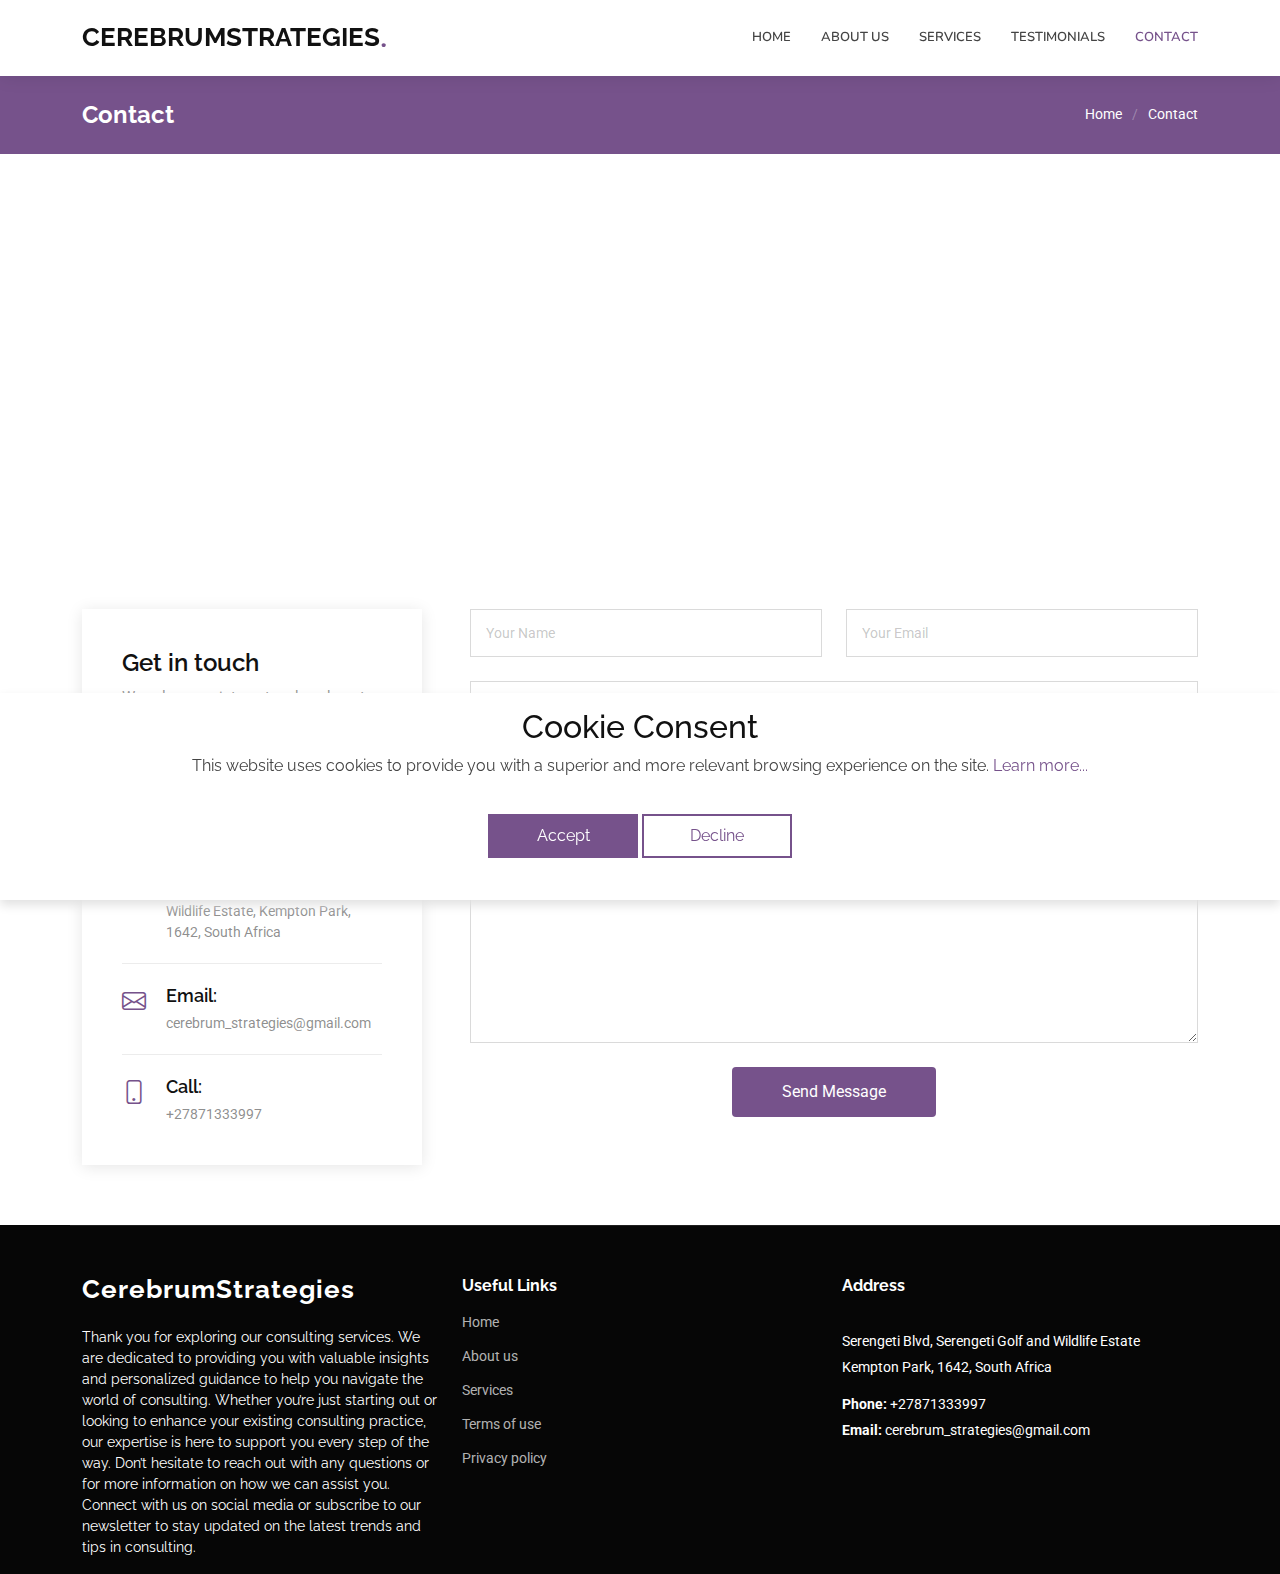
<file: contact.html>
<!DOCTYPE html>
<html lang="en">
    <head>
        <meta charset="utf-8" />
        <meta content="width=device-width, initial-scale=1.0" name="viewport" />
        <title>CerebrumStrategies</title>
        <meta name="description" content="" />
        <meta name="keywords" content="" />

        <!-- Favicons -->
        <link href="assets/img/favicon.png" rel="icon" />
        <link href="assets/img/apple-touch-icon.png" rel="apple-touch-icon" />

        <!-- Fonts -->
        <link href="https://fonts.googleapis.com" rel="preconnect" />
        <link href="https://fonts.gstatic.com" rel="preconnect" crossorigin />
        <link
            href="https://fonts.googleapis.com/css2?family=Roboto:ital,wght@0,100;0,300;0,400;0,500;0,700;0,900;1,100;1,300;1,400;1,500;1,700;1,900&family=Raleway:ital,wght@0,100;0,200;0,300;0,400;0,500;0,600;0,700;0,800;0,900;1,100;1,200;1,300;1,400;1,500;1,600;1,700;1,800;1,900&family=Nunito:ital,wght@0,200;0,300;0,400;0,500;0,600;0,700;0,800;0,900;1,200;1,300;1,400;1,500;1,600;1,700;1,800;1,900&display=swap"
            rel="stylesheet"
        />

        <!-- Vendor CSS Files -->
        <link
            href="assets/vendor/bootstrap/css/bootstrap.min.css"
            rel="stylesheet"
        />
        <link
            href="assets/vendor/bootstrap-icons/bootstrap-icons.css"
            rel="stylesheet"
        />
        <link href="assets/vendor/aos/aos.css" rel="stylesheet" />
        <link
            href="assets/vendor/glightbox/css/glightbox.min.css"
            rel="stylesheet"
        />
        <link
            href="assets/vendor/swiper/swiper-bundle.min.css"
            rel="stylesheet"
        />

        <!-- Main CSS File -->
        <link href="assets/css/main.css" rel="stylesheet" />
    </head>

    <body class="index-page">
        <header id="header" class="header d-flex align-items-center sticky-top">
            <div class="container position-relative d-flex align-items-center">
                <a
                    href="index.html"
                    class="logo d-flex align-items-center me-auto"
                >
                    <h1 class="sitename">CerebrumStrategies</h1>
                    <span>.</span>
                </a>

                <nav id="navmenu" class="navmenu">
                    <ul>
                        <li><a href="index.html">Home</a></li>
                        <li>
                            <a href="about.html">About us</a>
                        </li>
                        <li>
                            <a href="services.html">Services</a>
                        </li>
                        <li>
                            <a href="testimonials.html">Testimonials</a>
                        </li>
                        <li>
                            <a href="contact.html" class="active">Contact</a>
                        </li>
                    </ul>
                    <i class="mobile-nav-toggle d-xl-none bi bi-list"></i>
                </nav>
            </div>
        </header>

        <main class="main">
            <!-- Page Title -->
            <div class="page-title accent-background">
                <div
                    class="container d-lg-flex justify-content-between align-items-center"
                >
                    <h1 class="mb-2 mb-lg-0">Contact</h1>
                    <nav class="breadcrumbs">
                        <ol>
                            <li><a href="index.html">Home</a></li>
                            <li class="current">Contact</li>
                        </ol>
                    </nav>
                </div>
            </div>
            <!-- End Page Title -->

            <!-- Contact Section -->
            <section id="contact" class="contact section">
                <div class="mb-5">
                    <iframe
                        src="https://www.google.com/maps/embed?pb=!1m14!1m8!1m3!1d458873.28877873375!2d28.0613866!3d-26.0352715!3m2!1i1024!2i768!4f13.1!3m3!1m2!1s0x1e95135900000001%3A0xa71c06ad9cb357fa!2sJTB%20Consulting!5e0!3m2!1suk!2sua!4v1724256093301!5m2!1suk!2sua"
                        style="width: 100%; height: 400px"
                        frameborder="0"
                        allowfullscreen=""
                    ></iframe>
                </div>
                <!-- End Google Maps -->

                <div class="container" data-aos="fade">
                    <div class="row gy-5 gx-lg-5">
                        <div class="col-lg-4">
                            <div class="info">
                                <h3>Get in touch</h3>
                                <p>
                                    We value your interest and are here to
                                    assist you with your consulting needs.
                                    Whether you have questions about our
                                    services or need expert advice for your
                                    business strategy, our team is ready to
                                    help.
                                </p>

                                <div class="info-item d-flex">
                                    <i class="bi bi-geo-alt flex-shrink-0"></i>
                                    <div>
                                        <h4>Location:</h4>
                                        <p>
                                            Serengeti Blvd, Serengeti Golf and
                                            Wildlife Estate, Kempton Park, 1642,
                                            South Africa
                                        </p>
                                    </div>
                                </div>
                                <!-- End Info Item -->

                                <div class="info-item d-flex">
                                    <i class="bi bi-envelope flex-shrink-0"></i>
                                    <div>
                                        <h4>Email:</h4>
                                        <p>cerebrum_strategies@gmail.com</p>
                                    </div>
                                </div>
                                <!-- End Info Item -->

                                <div class="info-item d-flex">
                                    <i class="bi bi-phone flex-shrink-0"></i>
                                    <div>
                                        <h4>Call:</h4>
                                        <p>+27871333997</p>
                                    </div>
                                </div>
                                <!-- End Info Item -->
                            </div>
                        </div>

                        <div class="col-lg-8">
                            <form
                                action="forms/contact.php"
                                method="post"
                                role="form"
                                class="php-email-form"
                            >
                                <div class="row">
                                    <div class="col-md-6 form-group">
                                        <input
                                            type="text"
                                            name="name"
                                            class="form-control"
                                            id="name"
                                            placeholder="Your Name"
                                            required=""
                                        />
                                    </div>
                                    <div
                                        class="col-md-6 form-group mt-3 mt-md-0"
                                    >
                                        <input
                                            type="email"
                                            class="form-control"
                                            name="email"
                                            id="email"
                                            placeholder="Your Email"
                                            required=""
                                        />
                                        <div
                                            id="result"
                                            style="color: red; font-size: 12px"
                                        ></div>
                                    </div>
                                </div>
                                <div class="form-group mt-3">
                                    <input
                                        type="text"
                                        class="form-control"
                                        name="subject"
                                        id="subject"
                                        placeholder="Subject"
                                        required=""
                                    />
                                </div>
                                <div class="form-group mt-3">
                                    <textarea
                                        class="form-control"
                                        name="message"
                                        placeholder="Message"
                                        required=""
                                    ></textarea>
                                </div>
                                <div class="my-3">
                                    <div class="loading">Loading</div>
                                    <div class="error-message"></div>
                                    <div class="sent-message">
                                        Your message has been sent. Thank you!
                                    </div>
                                </div>
                                <div class="text-center">
                                    <button
                                        type="submit"
                                        id="submit"
                                        onclick="sendForm()"
                                    >
                                        Send Message
                                    </button>
                                </div>
                            </form>
                        </div>
                        <!-- End Contact Form -->
                    </div>
                </div>
            </section>
            <!-- /Contact Section -->
        </main>

        <footer id="footer" class="footer dark-background">
            <div class="container footer-top">
                <div class="row gy-4">
                    <div class="col-lg-4 col-md-4 footer-about">
                        <a
                            href="index.html"
                            class="logo d-flex align-items-center"
                        >
                            <span class="sitename">CerebrumStrategies</span>
                        </a>
                        <p>
                            Thank you for exploring our consulting services. We
                            are dedicated to providing you with valuable
                            insights and personalized guidance to help you
                            navigate the world of consulting. Whether you’re
                            just starting out or looking to enhance your
                            existing consulting practice, our expertise is here
                            to support you every step of the way. Don’t hesitate
                            to reach out with any questions or for more
                            information on how we can assist you. Connect with
                            us on social media or subscribe to our newsletter to
                            stay updated on the latest trends and tips in
                            consulting.
                        </p>
                    </div>

                    <div class="col-lg-4 col-md-4 footer-links">
                        <h4>Useful Links</h4>
                        <ul>
                            <li><a href="index.html">Home</a></li>
                            <li><a href="about.html">About us</a></li>
                            <li><a href="services.html">Services</a></li>
                            <li>
                                <a href="terms-of-use.html">Terms of use</a>
                            </li>
                            <li>
                                <a href="privacy-policy.html">Privacy policy</a>
                            </li>
                        </ul>
                    </div>

                    <div class="col-lg-4 col-md-4 footer-links">
                        <h4>Address</h4>
                        <div class="footer-contact pt-3">
                            <p>
                                Serengeti Blvd, Serengeti Golf and Wildlife
                                Estate
                            </p>
                            <p>Kempton Park, 1642, South Africa</p>
                            <p class="mt-3">
                                <strong>Phone:</strong>
                                <span>+27871333997</span>
                            </p>
                            <p>
                                <strong>Email:</strong>
                                <span>cerebrum_strategies@gmail.com</span>
                            </p>
                        </div>
                    </div>
                </div>
            </div>
        </footer>

        <!-- Scroll Top -->
        <a
            href="#"
            id="scroll-top"
            class="scroll-top d-flex align-items-center justify-content-center"
            ><i class="bi bi-arrow-up-short"></i
        ></a>

        <!-- Cookie banner -->
        <div class="cookie-wrapper show">
            <div>
                <i class="bx bx-cookie"></i>
                <h2 style="text-align: center">Cookie Consent</h2>
            </div>

            <div class="data">
                <p>
                    This website uses cookies to provide you with a superior and
                    more relevant browsing experience on the site.
                    <a href="privacy-policy.html">Learn more...</a>
                </p>
            </div>

            <div class="buttons">
                <button class="cookie-button" id="acceptBtn">Accept</button>
                <button class="cookie-button" id="declineBtn">Decline</button>
            </div>
        </div>
        <!-- End Cookie banner -->

        <!-- Preloader -->
        <div id="preloader"></div>

        <!-- Vendor JS Files -->
        <script src="assets/vendor/bootstrap/js/bootstrap.bundle.min.js"></script>
        <script src="assets/vendor/php-email-form/validate.js"></script>
        <script src="assets/vendor/aos/aos.js"></script>
        <script src="assets/vendor/glightbox/js/glightbox.min.js"></script>
        <script src="assets/vendor/imagesloaded/imagesloaded.pkgd.min.js"></script>
        <script src="assets/vendor/isotope-layout/isotope.pkgd.min.js"></script>
        <script src="assets/vendor/waypoints/noframework.waypoints.js"></script>
        <script src="assets/vendor/swiper/swiper-bundle.min.js"></script>

        <!-- Main JS File -->
        <script src="assets/js/main.js"></script>
        <script src="assets/js/contact-form.js"></script>
        <script src="assets/js/cookiebanner.js"></script>
    </body>
</html>
</file>
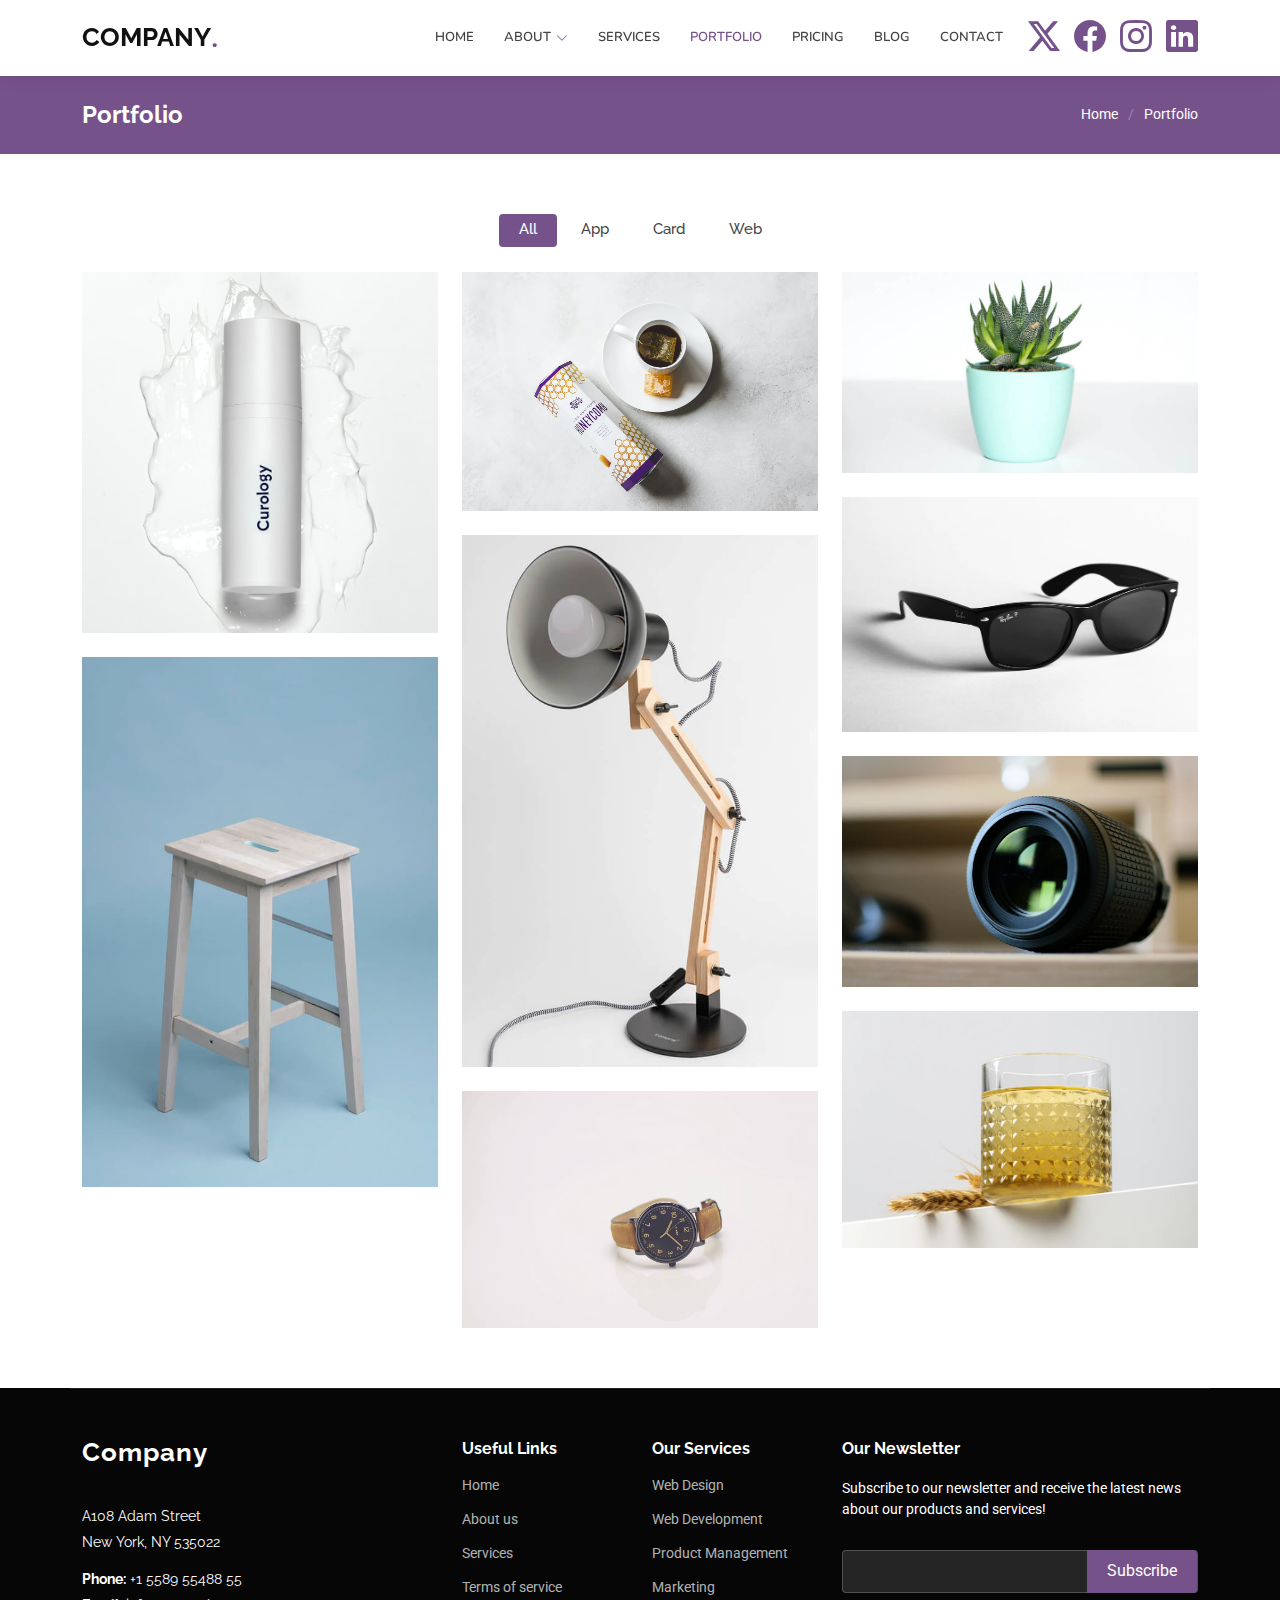
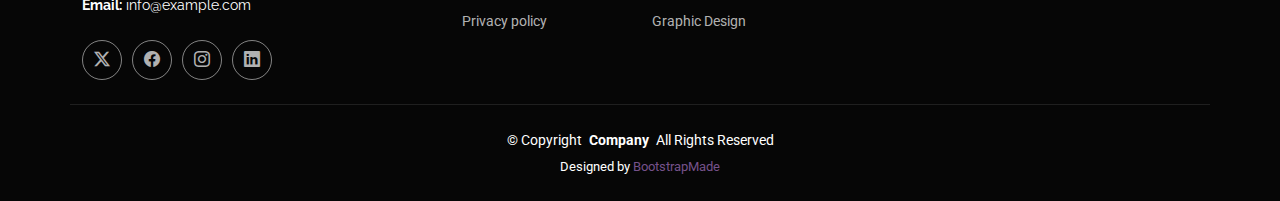
<file: portfolio.html>
<!DOCTYPE html>
<html lang="en">

<head>
  <meta charset="utf-8">
  <meta content="width=device-width, initial-scale=1.0" name="viewport">
  <title>Portfolio - Company Bootstrap Template</title>
  <meta name="description" content="">
  <meta name="keywords" content="">

  <!-- Favicons -->
  <link href="assets/img/favicon.png" rel="icon">
  <link href="assets/img/apple-touch-icon.png" rel="apple-touch-icon">

  <!-- Fonts -->
  <link href="https://fonts.googleapis.com" rel="preconnect">
  <link href="https://fonts.gstatic.com" rel="preconnect" crossorigin>
  <link href="https://fonts.googleapis.com/css2?family=Roboto:ital,wght@0,100;0,300;0,400;0,500;0,700;0,900;1,100;1,300;1,400;1,500;1,700;1,900&family=Raleway:ital,wght@0,100;0,200;0,300;0,400;0,500;0,600;0,700;0,800;0,900;1,100;1,200;1,300;1,400;1,500;1,600;1,700;1,800;1,900&family=Nunito:ital,wght@0,200;0,300;0,400;0,500;0,600;0,700;0,800;0,900;1,200;1,300;1,400;1,500;1,600;1,700;1,800;1,900&display=swap" rel="stylesheet">

  <!-- Vendor CSS Files -->
  <link href="assets/vendor/bootstrap/css/bootstrap.min.css" rel="stylesheet">
  <link href="assets/vendor/bootstrap-icons/bootstrap-icons.css" rel="stylesheet">
  <link href="assets/vendor/aos/aos.css" rel="stylesheet">
  <link href="assets/vendor/glightbox/css/glightbox.min.css" rel="stylesheet">
  <link href="assets/vendor/swiper/swiper-bundle.min.css" rel="stylesheet">

  <!-- Main CSS File -->
  <link href="assets/css/main.css" rel="stylesheet">

  <!-- =======================================================
  * Template Name: Company
  * Template URL: https://bootstrapmade.com/company-free-html-bootstrap-template/
  * Updated: Aug 07 2024 with Bootstrap v5.3.3
  * Author: BootstrapMade.com
  * License: https://bootstrapmade.com/license/
  ======================================================== -->
</head>

<body class="portfolio-page">

  <header id="header" class="header d-flex align-items-center sticky-top">
    <div class="container position-relative d-flex align-items-center">

      <a href="index.html" class="logo d-flex align-items-center me-auto">
        <!-- Uncomment the line below if you also wish to use an image logo -->
        <!-- <img src="assets/img/logo.png" alt=""> -->
        <h1 class="sitename">Company</h1><span>.</span>
      </a>

      <nav id="navmenu" class="navmenu">
        <ul>
          <li><a href="#hero">Home</a></li>
          <li class="dropdown"><a href="about.html"><span>About</span> <i class="bi bi-chevron-down toggle-dropdown"></i></a>
            <ul>
              <li><a href="team.html">Team</a></li>
              <li><a href="testimonials.html">Testimonials</a></li>
              <li class="dropdown"><a href="#"><span>Deep Dropdown</span> <i class="bi bi-chevron-down toggle-dropdown"></i></a>
                <ul>
                  <li><a href="#">Deep Dropdown 1</a></li>
                  <li><a href="#">Deep Dropdown 2</a></li>
                  <li><a href="#">Deep Dropdown 3</a></li>
                  <li><a href="#">Deep Dropdown 4</a></li>
                  <li><a href="#">Deep Dropdown 5</a></li>
                </ul>
              </li>
            </ul>
          </li>
          <li><a href="services.html">Services</a></li>
          <li><a href="portfolio.html" class="active">Portfolio</a></li>
          <li><a href="pricing.html">Pricing</a></li>
          <li><a href="blog.html">Blog</a></li>
          <li><a href="contact.html">Contact</a></li>
        </ul>
        <i class="mobile-nav-toggle d-xl-none bi bi-list"></i>
      </nav>

      <div class="header-social-links">
        <a href="#" class="twitter"><i class="bi bi-twitter-x"></i></a>
        <a href="#" class="facebook"><i class="bi bi-facebook"></i></a>
        <a href="#" class="instagram"><i class="bi bi-instagram"></i></a>
        <a href="#" class="linkedin"><i class="bi bi-linkedin"></i></a>
      </div>

    </div>
  </header>

  <main class="main">

    <!-- Page Title -->
    <div class="page-title accent-background">
      <div class="container d-lg-flex justify-content-between align-items-center">
        <h1 class="mb-2 mb-lg-0">Portfolio</h1>
        <nav class="breadcrumbs">
          <ol>
            <li><a href="index.html">Home</a></li>
            <li class="current">Portfolio</li>
          </ol>
        </nav>
      </div>
    </div><!-- End Page Title -->

    <!-- Portfolio Section -->
    <section id="portfolio" class="portfolio section">

      <div class="container">

        <div class="isotope-layout" data-default-filter="*" data-layout="masonry" data-sort="original-order">

          <ul class="portfolio-filters isotope-filters" data-aos="fade-up" data-aos-delay="100">
            <li data-filter="*" class="filter-active">All</li>
            <li data-filter=".filter-app">App</li>
            <li data-filter=".filter-product">Card</li>
            <li data-filter=".filter-branding">Web</li>
          </ul><!-- End Portfolio Filters -->

          <div class="row gy-4 isotope-container" data-aos="fade-up" data-aos-delay="200">

            <div class="col-lg-4 col-md-6 portfolio-item isotope-item filter-app">
              <img src="assets/img/masonry-portfolio/masonry-portfolio-1.jpg" class="img-fluid" alt="">
              <div class="portfolio-info">
                <h4>App 1</h4>
                <p>Lorem ipsum, dolor sit</p>
                <a href="assets/img/masonry-portfolio/masonry-portfolio-1.jpg" title="App 1" data-gallery="portfolio-gallery-app" class="glightbox preview-link"><i class="bi bi-zoom-in"></i></a>
                <a href="portfolio-details.html" title="More Details" class="details-link"><i class="bi bi-link-45deg"></i></a>
              </div>
            </div><!-- End Portfolio Item -->

            <div class="col-lg-4 col-md-6 portfolio-item isotope-item filter-product">
              <img src="assets/img/masonry-portfolio/masonry-portfolio-2.jpg" class="img-fluid" alt="">
              <div class="portfolio-info">
                <h4>Product 1</h4>
                <p>Lorem ipsum, dolor sit</p>
                <a href="assets/img/masonry-portfolio/masonry-portfolio-2.jpg" title="Product 1" data-gallery="portfolio-gallery-product" class="glightbox preview-link"><i class="bi bi-zoom-in"></i></a>
                <a href="portfolio-details.html" title="More Details" class="details-link"><i class="bi bi-link-45deg"></i></a>
              </div>
            </div><!-- End Portfolio Item -->

            <div class="col-lg-4 col-md-6 portfolio-item isotope-item filter-branding">
              <img src="assets/img/masonry-portfolio/masonry-portfolio-3.jpg" class="img-fluid" alt="">
              <div class="portfolio-info">
                <h4>Branding 1</h4>
                <p>Lorem ipsum, dolor sit</p>
                <a href="assets/img/masonry-portfolio/masonry-portfolio-3.jpg" title="Branding 1" data-gallery="portfolio-gallery-branding" class="glightbox preview-link"><i class="bi bi-zoom-in"></i></a>
                <a href="portfolio-details.html" title="More Details" class="details-link"><i class="bi bi-link-45deg"></i></a>
              </div>
            </div><!-- End Portfolio Item -->

            <div class="col-lg-4 col-md-6 portfolio-item isotope-item filter-app">
              <img src="assets/img/masonry-portfolio/masonry-portfolio-4.jpg" class="img-fluid" alt="">
              <div class="portfolio-info">
                <h4>App 2</h4>
                <p>Lorem ipsum, dolor sit</p>
                <a href="assets/img/masonry-portfolio/masonry-portfolio-4.jpg" title="App 2" data-gallery="portfolio-gallery-app" class="glightbox preview-link"><i class="bi bi-zoom-in"></i></a>
                <a href="portfolio-details.html" title="More Details" class="details-link"><i class="bi bi-link-45deg"></i></a>
              </div>
            </div><!-- End Portfolio Item -->

            <div class="col-lg-4 col-md-6 portfolio-item isotope-item filter-product">
              <img src="assets/img/masonry-portfolio/masonry-portfolio-5.jpg" class="img-fluid" alt="">
              <div class="portfolio-info">
                <h4>Product 2</h4>
                <p>Lorem ipsum, dolor sit</p>
                <a href="assets/img/masonry-portfolio/masonry-portfolio-5.jpg" title="Product 2" data-gallery="portfolio-gallery-product" class="glightbox preview-link"><i class="bi bi-zoom-in"></i></a>
                <a href="portfolio-details.html" title="More Details" class="details-link"><i class="bi bi-link-45deg"></i></a>
              </div>
            </div><!-- End Portfolio Item -->

            <div class="col-lg-4 col-md-6 portfolio-item isotope-item filter-branding">
              <img src="assets/img/masonry-portfolio/masonry-portfolio-6.jpg" class="img-fluid" alt="">
              <div class="portfolio-info">
                <h4>Branding 2</h4>
                <p>Lorem ipsum, dolor sit</p>
                <a href="assets/img/masonry-portfolio/masonry-portfolio-6.jpg" title="Branding 2" data-gallery="portfolio-gallery-branding" class="glightbox preview-link"><i class="bi bi-zoom-in"></i></a>
                <a href="portfolio-details.html" title="More Details" class="details-link"><i class="bi bi-link-45deg"></i></a>
              </div>
            </div><!-- End Portfolio Item -->

            <div class="col-lg-4 col-md-6 portfolio-item isotope-item filter-app">
              <img src="assets/img/masonry-portfolio/masonry-portfolio-7.jpg" class="img-fluid" alt="">
              <div class="portfolio-info">
                <h4>App 3</h4>
                <p>Lorem ipsum, dolor sit</p>
                <a href="assets/img/masonry-portfolio/masonry-portfolio-7.jpg" title="App 3" data-gallery="portfolio-gallery-app" class="glightbox preview-link"><i class="bi bi-zoom-in"></i></a>
                <a href="portfolio-details.html" title="More Details" class="details-link"><i class="bi bi-link-45deg"></i></a>
              </div>
            </div><!-- End Portfolio Item -->

            <div class="col-lg-4 col-md-6 portfolio-item isotope-item filter-product">
              <img src="assets/img/masonry-portfolio/masonry-portfolio-8.jpg" class="img-fluid" alt="">
              <div class="portfolio-info">
                <h4>Product 3</h4>
                <p>Lorem ipsum, dolor sit</p>
                <a href="assets/img/masonry-portfolio/masonry-portfolio-8.jpg" title="Product 3" data-gallery="portfolio-gallery-product" class="glightbox preview-link"><i class="bi bi-zoom-in"></i></a>
                <a href="portfolio-details.html" title="More Details" class="details-link"><i class="bi bi-link-45deg"></i></a>
              </div>
            </div><!-- End Portfolio Item -->

            <div class="col-lg-4 col-md-6 portfolio-item isotope-item filter-branding">
              <img src="assets/img/masonry-portfolio/masonry-portfolio-9.jpg" class="img-fluid" alt="">
              <div class="portfolio-info">
                <h4>Branding 3</h4>
                <p>Lorem ipsum, dolor sit</p>
                <a href="assets/img/masonry-portfolio/masonry-portfolio-9.jpg" title="Branding 2" data-gallery="portfolio-gallery-branding" class="glightbox preview-link"><i class="bi bi-zoom-in"></i></a>
                <a href="portfolio-details.html" title="More Details" class="details-link"><i class="bi bi-link-45deg"></i></a>
              </div>
            </div><!-- End Portfolio Item -->

          </div><!-- End Portfolio Container -->

        </div>

      </div>

    </section><!-- /Portfolio Section -->

  </main>

  <footer id="footer" class="footer dark-background">

    <div class="container footer-top">
      <div class="row gy-4">
        <div class="col-lg-4 col-md-6 footer-about">
          <a href="index.html" class="logo d-flex align-items-center">
            <span class="sitename">Company</span>
          </a>
          <div class="footer-contact pt-3">
            <p>A108 Adam Street</p>
            <p>New York, NY 535022</p>
            <p class="mt-3"><strong>Phone:</strong> <span>+1 5589 55488 55</span></p>
            <p><strong>Email:</strong> <span>info@example.com</span></p>
          </div>
          <div class="social-links d-flex mt-4">
            <a href=""><i class="bi bi-twitter-x"></i></a>
            <a href=""><i class="bi bi-facebook"></i></a>
            <a href=""><i class="bi bi-instagram"></i></a>
            <a href=""><i class="bi bi-linkedin"></i></a>
          </div>
        </div>

        <div class="col-lg-2 col-md-3 footer-links">
          <h4>Useful Links</h4>
          <ul>
            <li><a href="#">Home</a></li>
            <li><a href="#">About us</a></li>
            <li><a href="#">Services</a></li>
            <li><a href="#">Terms of service</a></li>
            <li><a href="#">Privacy policy</a></li>
          </ul>
        </div>

        <div class="col-lg-2 col-md-3 footer-links">
          <h4>Our Services</h4>
          <ul>
            <li><a href="#">Web Design</a></li>
            <li><a href="#">Web Development</a></li>
            <li><a href="#">Product Management</a></li>
            <li><a href="#">Marketing</a></li>
            <li><a href="#">Graphic Design</a></li>
          </ul>
        </div>

        <div class="col-lg-4 col-md-12 footer-newsletter">
          <h4>Our Newsletter</h4>
          <p>Subscribe to our newsletter and receive the latest news about our products and services!</p>
          <form action="forms/newsletter.php" method="post" class="php-email-form">
            <div class="newsletter-form"><input type="email" name="email"><input type="submit" value="Subscribe"></div>
            <div class="loading">Loading</div>
            <div class="error-message"></div>
            <div class="sent-message">Your subscription request has been sent. Thank you!</div>
          </form>
        </div>

      </div>
    </div>

    <div class="container copyright text-center mt-4">
      <p>© <span>Copyright</span> <strong class="px-1 sitename">Company</strong> <span>All Rights Reserved</span></p>
      <div class="credits">
        <!-- All the links in the footer should remain intact. -->
        <!-- You can delete the links only if you've purchased the pro version. -->
        <!-- Licensing information: https://bootstrapmade.com/license/ -->
        <!-- Purchase the pro version with working PHP/AJAX contact form: [buy-url] -->
        Designed by <a href="https://bootstrapmade.com/">BootstrapMade</a>
      </div>
    </div>

  </footer>

  <!-- Scroll Top -->
  <a href="#" id="scroll-top" class="scroll-top d-flex align-items-center justify-content-center"><i class="bi bi-arrow-up-short"></i></a>

  <!-- Preloader -->
  <div id="preloader"></div>

  <!-- Vendor JS Files -->
  <script src="assets/vendor/bootstrap/js/bootstrap.bundle.min.js"></script>
  <script src="assets/vendor/php-email-form/validate.js"></script>
  <script src="assets/vendor/aos/aos.js"></script>
  <script src="assets/vendor/glightbox/js/glightbox.min.js"></script>
  <script src="assets/vendor/imagesloaded/imagesloaded.pkgd.min.js"></script>
  <script src="assets/vendor/isotope-layout/isotope.pkgd.min.js"></script>
  <script src="assets/vendor/waypoints/noframework.waypoints.js"></script>
  <script src="assets/vendor/swiper/swiper-bundle.min.js"></script>

  <!-- Main JS File -->
  <script src="assets/js/main.js"></script>

</body>

</html>
</file>
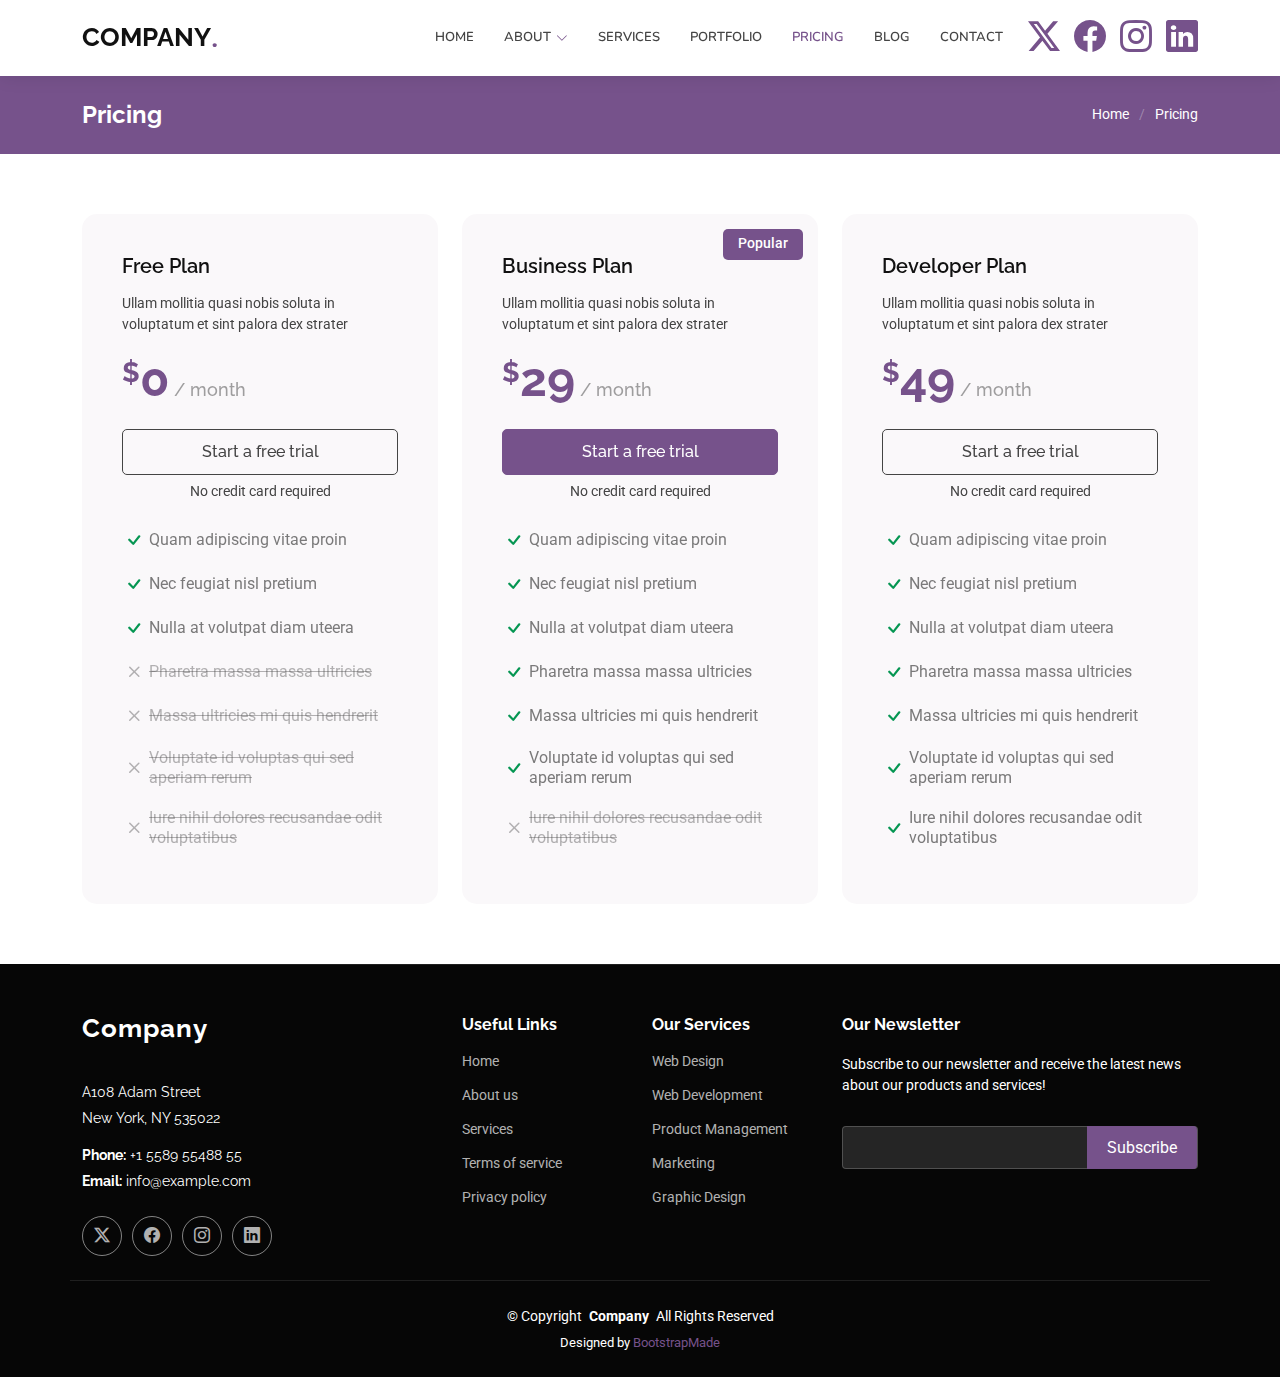
<file: pricing.html>
<!DOCTYPE html>
<html lang="en">

<head>
  <meta charset="utf-8">
  <meta content="width=device-width, initial-scale=1.0" name="viewport">
  <title>Pricing - Company Bootstrap Template</title>
  <meta name="description" content="">
  <meta name="keywords" content="">

  <!-- Favicons -->
  <link href="assets/img/favicon.png" rel="icon">
  <link href="assets/img/apple-touch-icon.png" rel="apple-touch-icon">

  <!-- Fonts -->
  <link href="https://fonts.googleapis.com" rel="preconnect">
  <link href="https://fonts.gstatic.com" rel="preconnect" crossorigin>
  <link href="https://fonts.googleapis.com/css2?family=Roboto:ital,wght@0,100;0,300;0,400;0,500;0,700;0,900;1,100;1,300;1,400;1,500;1,700;1,900&family=Raleway:ital,wght@0,100;0,200;0,300;0,400;0,500;0,600;0,700;0,800;0,900;1,100;1,200;1,300;1,400;1,500;1,600;1,700;1,800;1,900&family=Nunito:ital,wght@0,200;0,300;0,400;0,500;0,600;0,700;0,800;0,900;1,200;1,300;1,400;1,500;1,600;1,700;1,800;1,900&display=swap" rel="stylesheet">

  <!-- Vendor CSS Files -->
  <link href="assets/vendor/bootstrap/css/bootstrap.min.css" rel="stylesheet">
  <link href="assets/vendor/bootstrap-icons/bootstrap-icons.css" rel="stylesheet">
  <link href="assets/vendor/aos/aos.css" rel="stylesheet">
  <link href="assets/vendor/glightbox/css/glightbox.min.css" rel="stylesheet">
  <link href="assets/vendor/swiper/swiper-bundle.min.css" rel="stylesheet">

  <!-- Main CSS File -->
  <link href="assets/css/main.css" rel="stylesheet">

  <!-- =======================================================
  * Template Name: Company
  * Template URL: https://bootstrapmade.com/company-free-html-bootstrap-template/
  * Updated: Aug 07 2024 with Bootstrap v5.3.3
  * Author: BootstrapMade.com
  * License: https://bootstrapmade.com/license/
  ======================================================== -->
</head>

<body class="pricing-page">

  <header id="header" class="header d-flex align-items-center sticky-top">
    <div class="container position-relative d-flex align-items-center">

      <a href="index.html" class="logo d-flex align-items-center me-auto">
        <!-- Uncomment the line below if you also wish to use an image logo -->
        <!-- <img src="assets/img/logo.png" alt=""> -->
        <h1 class="sitename">Company</h1><span>.</span>
      </a>

      <nav id="navmenu" class="navmenu">
        <ul>
          <li><a href="#hero">Home</a></li>
          <li class="dropdown"><a href="about.html"><span>About</span> <i class="bi bi-chevron-down toggle-dropdown"></i></a>
            <ul>
              <li><a href="team.html">Team</a></li>
              <li><a href="testimonials.html">Testimonials</a></li>
              <li class="dropdown"><a href="#"><span>Deep Dropdown</span> <i class="bi bi-chevron-down toggle-dropdown"></i></a>
                <ul>
                  <li><a href="#">Deep Dropdown 1</a></li>
                  <li><a href="#">Deep Dropdown 2</a></li>
                  <li><a href="#">Deep Dropdown 3</a></li>
                  <li><a href="#">Deep Dropdown 4</a></li>
                  <li><a href="#">Deep Dropdown 5</a></li>
                </ul>
              </li>
            </ul>
          </li>
          <li><a href="services.html">Services</a></li>
          <li><a href="portfolio.html">Portfolio</a></li>
          <li><a href="pricing.html" class="active">Pricing</a></li>
          <li><a href="blog.html">Blog</a></li>
          <li><a href="contact.html">Contact</a></li>
        </ul>
        <i class="mobile-nav-toggle d-xl-none bi bi-list"></i>
      </nav>

      <div class="header-social-links">
        <a href="#" class="twitter"><i class="bi bi-twitter-x"></i></a>
        <a href="#" class="facebook"><i class="bi bi-facebook"></i></a>
        <a href="#" class="instagram"><i class="bi bi-instagram"></i></a>
        <a href="#" class="linkedin"><i class="bi bi-linkedin"></i></a>
      </div>

    </div>
  </header>

  <main class="main">

    <!-- Page Title -->
    <div class="page-title accent-background">
      <div class="container d-lg-flex justify-content-between align-items-center">
        <h1 class="mb-2 mb-lg-0">Pricing</h1>
        <nav class="breadcrumbs">
          <ol>
            <li><a href="index.html">Home</a></li>
            <li class="current">Pricing</li>
          </ol>
        </nav>
      </div>
    </div><!-- End Page Title -->

    <!-- Pricing Section -->
    <section id="pricing" class="pricing section">

      <div class="container">

        <div class="row gy-4">

          <div class="col-lg-4" data-aos="zoom-in" data-aos-delay="100">
            <div class="pricing-item">
              <h3>Free Plan</h3>
              <p class="description">Ullam mollitia quasi nobis soluta in voluptatum et sint palora dex strater</p>
              <h4><sup>$</sup>0<span> / month</span></h4>
              <a href="#" class="cta-btn">Start a free trial</a>
              <p class="text-center small">No credit card required</p>
              <ul>
                <li><i class="bi bi-check"></i> <span>Quam adipiscing vitae proin</span></li>
                <li><i class="bi bi-check"></i> <span>Nec feugiat nisl pretium</span></li>
                <li><i class="bi bi-check"></i> <span>Nulla at volutpat diam uteera</span></li>
                <li class="na"><i class="bi bi-x"></i> <span>Pharetra massa massa ultricies</span></li>
                <li class="na"><i class="bi bi-x"></i> <span>Massa ultricies mi quis hendrerit</span></li>
                <li class="na"><i class="bi bi-x"></i> <span>Voluptate id voluptas qui sed aperiam rerum</span></li>
                <li class="na"><i class="bi bi-x"></i> <span>Iure nihil dolores recusandae odit voluptatibus</span></li>
              </ul>
            </div>
          </div><!-- End Pricing Item -->

          <div class="col-lg-4" data-aos="zoom-in" data-aos-delay="200">
            <div class="pricing-item featured">
              <p class="popular">Popular</p>
              <h3>Business Plan</h3>
              <p class="description">Ullam mollitia quasi nobis soluta in voluptatum et sint palora dex strater</p>
              <h4><sup>$</sup>29<span> / month</span></h4>
              <a href="#" class="cta-btn">Start a free trial</a>
              <p class="text-center small">No credit card required</p>
              <ul>
                <li><i class="bi bi-check"></i> <span>Quam adipiscing vitae proin</span></li>
                <li><i class="bi bi-check"></i> <span>Nec feugiat nisl pretium</span></li>
                <li><i class="bi bi-check"></i> <span>Nulla at volutpat diam uteera</span></li>
                <li><i class="bi bi-check"></i> <span>Pharetra massa massa ultricies</span></li>
                <li><i class="bi bi-check"></i> <span>Massa ultricies mi quis hendrerit</span></li>
                <li><i class="bi bi-check"></i> <span>Voluptate id voluptas qui sed aperiam rerum</span></li>
                <li class="na"><i class="bi bi-x"></i> <span>Iure nihil dolores recusandae odit voluptatibus</span></li>
              </ul>
            </div>
          </div><!-- End Pricing Item -->

          <div class="col-lg-4" data-aos="zoom-in" data-aos-delay="300">
            <div class="pricing-item">
              <h3>Developer Plan</h3>
              <p class="description">Ullam mollitia quasi nobis soluta in voluptatum et sint palora dex strater</p>
              <h4><sup>$</sup>49<span> / month</span></h4>
              <a href="#" class="cta-btn">Start a free trial</a>
              <p class="text-center small">No credit card required</p>
              <ul>
                <li><i class="bi bi-check"></i> <span>Quam adipiscing vitae proin</span></li>
                <li><i class="bi bi-check"></i> <span>Nec feugiat nisl pretium</span></li>
                <li><i class="bi bi-check"></i> <span>Nulla at volutpat diam uteera</span></li>
                <li><i class="bi bi-check"></i> <span>Pharetra massa massa ultricies</span></li>
                <li><i class="bi bi-check"></i> <span>Massa ultricies mi quis hendrerit</span></li>
                <li><i class="bi bi-check"></i> <span>Voluptate id voluptas qui sed aperiam rerum</span></li>
                <li><i class="bi bi-check"></i> <span>Iure nihil dolores recusandae odit voluptatibus</span></li>
              </ul>
            </div>
          </div><!-- End Pricing Item -->

        </div>

      </div>

    </section><!-- /Pricing Section -->

  </main>

  <footer id="footer" class="footer dark-background">

    <div class="container footer-top">
      <div class="row gy-4">
        <div class="col-lg-4 col-md-6 footer-about">
          <a href="index.html" class="logo d-flex align-items-center">
            <span class="sitename">Company</span>
          </a>
          <div class="footer-contact pt-3">
            <p>A108 Adam Street</p>
            <p>New York, NY 535022</p>
            <p class="mt-3"><strong>Phone:</strong> <span>+1 5589 55488 55</span></p>
            <p><strong>Email:</strong> <span>info@example.com</span></p>
          </div>
          <div class="social-links d-flex mt-4">
            <a href=""><i class="bi bi-twitter-x"></i></a>
            <a href=""><i class="bi bi-facebook"></i></a>
            <a href=""><i class="bi bi-instagram"></i></a>
            <a href=""><i class="bi bi-linkedin"></i></a>
          </div>
        </div>

        <div class="col-lg-2 col-md-3 footer-links">
          <h4>Useful Links</h4>
          <ul>
            <li><a href="#">Home</a></li>
            <li><a href="#">About us</a></li>
            <li><a href="#">Services</a></li>
            <li><a href="#">Terms of service</a></li>
            <li><a href="#">Privacy policy</a></li>
          </ul>
        </div>

        <div class="col-lg-2 col-md-3 footer-links">
          <h4>Our Services</h4>
          <ul>
            <li><a href="#">Web Design</a></li>
            <li><a href="#">Web Development</a></li>
            <li><a href="#">Product Management</a></li>
            <li><a href="#">Marketing</a></li>
            <li><a href="#">Graphic Design</a></li>
          </ul>
        </div>

        <div class="col-lg-4 col-md-12 footer-newsletter">
          <h4>Our Newsletter</h4>
          <p>Subscribe to our newsletter and receive the latest news about our products and services!</p>
          <form action="forms/newsletter.php" method="post" class="php-email-form">
            <div class="newsletter-form"><input type="email" name="email"><input type="submit" value="Subscribe"></div>
            <div class="loading">Loading</div>
            <div class="error-message"></div>
            <div class="sent-message">Your subscription request has been sent. Thank you!</div>
          </form>
        </div>

      </div>
    </div>

    <div class="container copyright text-center mt-4">
      <p>© <span>Copyright</span> <strong class="px-1 sitename">Company</strong> <span>All Rights Reserved</span></p>
      <div class="credits">
        <!-- All the links in the footer should remain intact. -->
        <!-- You can delete the links only if you've purchased the pro version. -->
        <!-- Licensing information: https://bootstrapmade.com/license/ -->
        <!-- Purchase the pro version with working PHP/AJAX contact form: [buy-url] -->
        Designed by <a href="https://bootstrapmade.com/">BootstrapMade</a>
      </div>
    </div>

  </footer>

  <!-- Scroll Top -->
  <a href="#" id="scroll-top" class="scroll-top d-flex align-items-center justify-content-center"><i class="bi bi-arrow-up-short"></i></a>

  <!-- Preloader -->
  <div id="preloader"></div>

  <!-- Vendor JS Files -->
  <script src="assets/vendor/bootstrap/js/bootstrap.bundle.min.js"></script>
  <script src="assets/vendor/php-email-form/validate.js"></script>
  <script src="assets/vendor/aos/aos.js"></script>
  <script src="assets/vendor/glightbox/js/glightbox.min.js"></script>
  <script src="assets/vendor/imagesloaded/imagesloaded.pkgd.min.js"></script>
  <script src="assets/vendor/isotope-layout/isotope.pkgd.min.js"></script>
  <script src="assets/vendor/waypoints/noframework.waypoints.js"></script>
  <script src="assets/vendor/swiper/swiper-bundle.min.js"></script>

  <!-- Main JS File -->
  <script src="assets/js/main.js"></script>

</body>

</html>
</file>
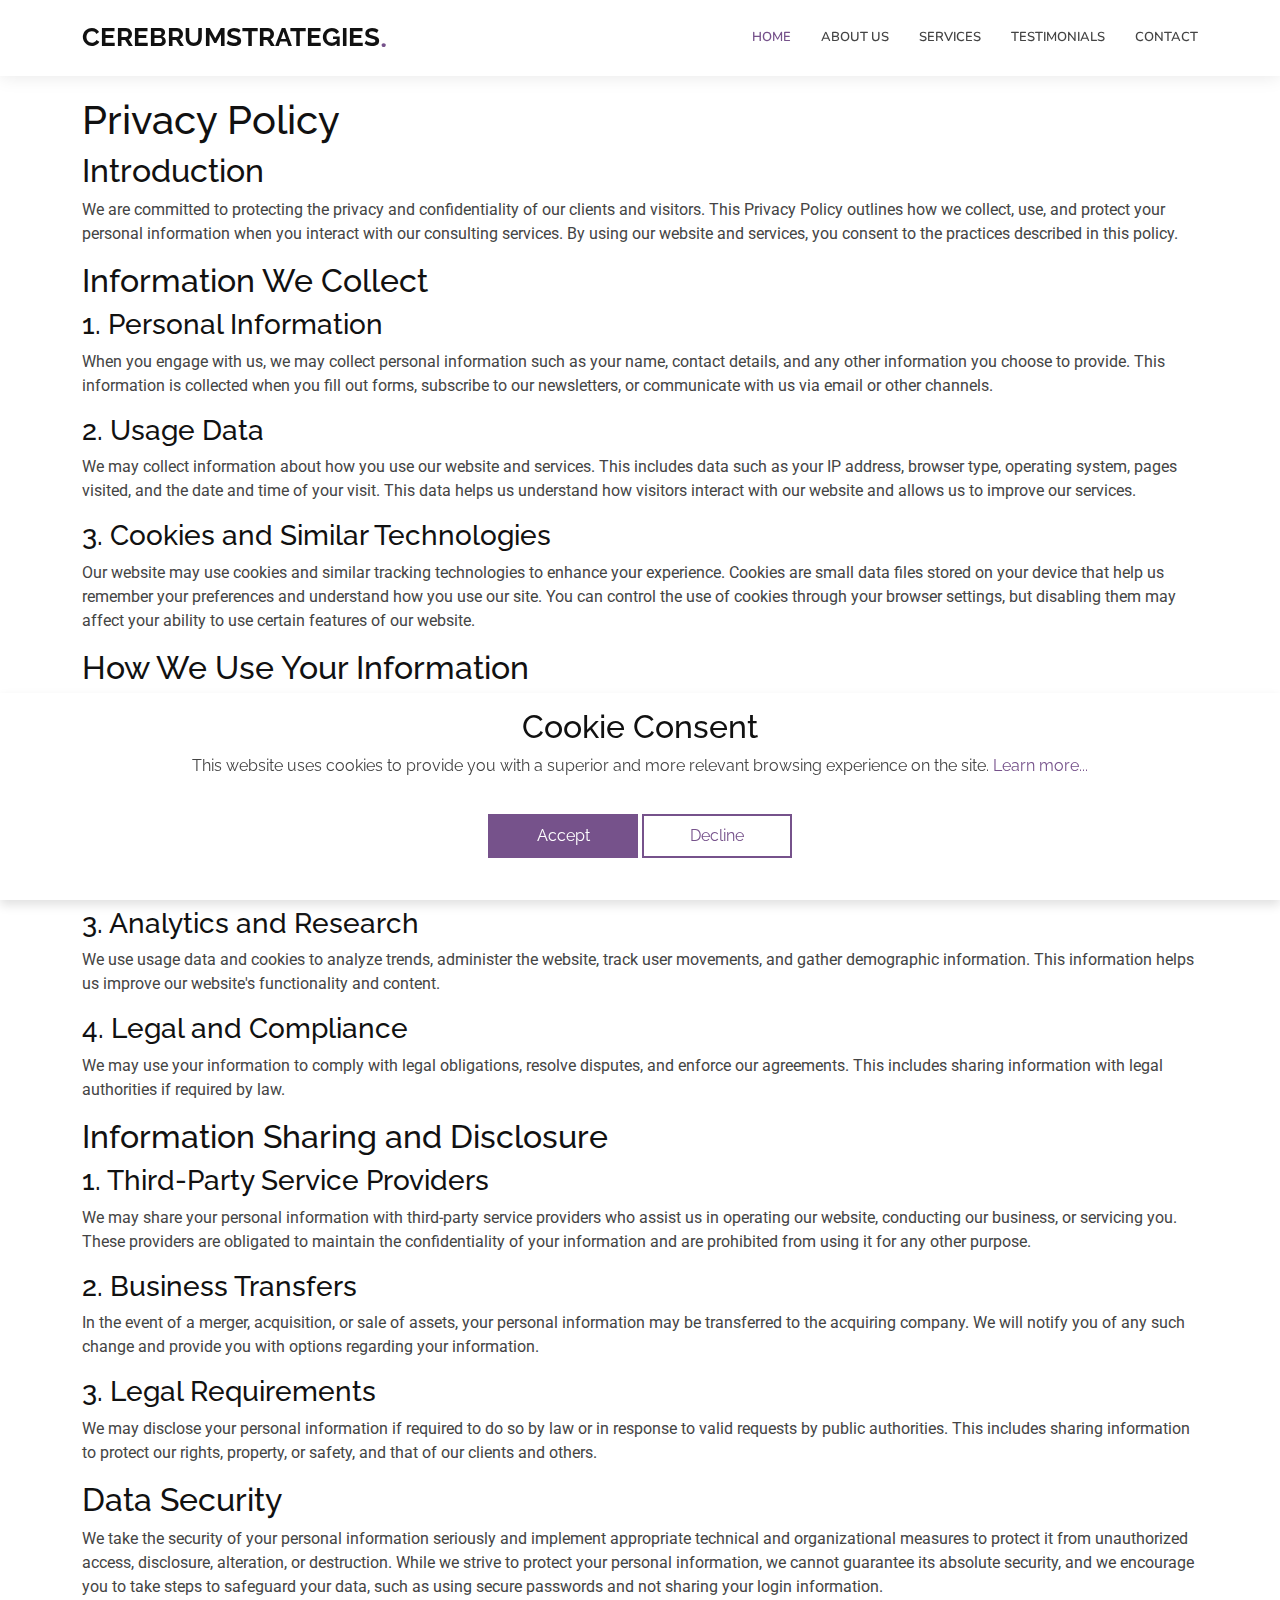
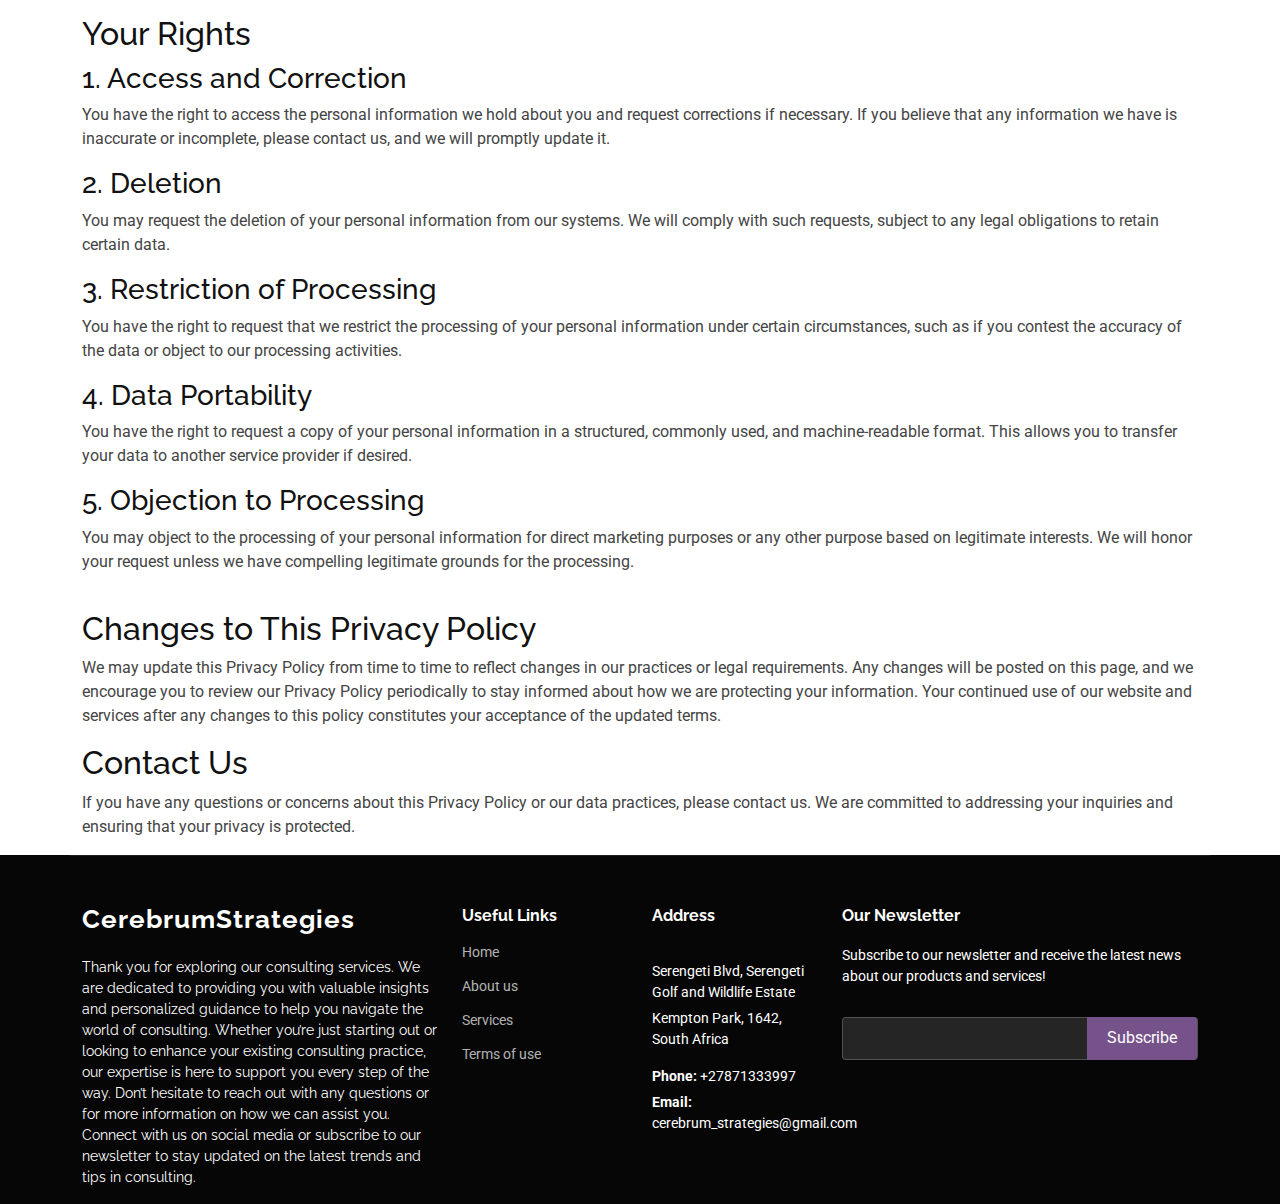
<file: privacy-policy.html>
<!DOCTYPE html>
<html lang="en">
    <head>
        <meta charset="utf-8" />
        <meta content="width=device-width, initial-scale=1.0" name="viewport" />
        <title>CerebrumStrategies</title>
        <meta name="description" content="" />
        <meta name="keywords" content="" />

        <!-- Favicons -->
        <link href="assets/img/favicon.png" rel="icon" />
        <link href="assets/img/apple-touch-icon.png" rel="apple-touch-icon" />

        <!-- Fonts -->
        <link href="https://fonts.googleapis.com" rel="preconnect" />
        <link href="https://fonts.gstatic.com" rel="preconnect" crossorigin />
        <link
            href="https://fonts.googleapis.com/css2?family=Roboto:ital,wght@0,100;0,300;0,400;0,500;0,700;0,900;1,100;1,300;1,400;1,500;1,700;1,900&family=Raleway:ital,wght@0,100;0,200;0,300;0,400;0,500;0,600;0,700;0,800;0,900;1,100;1,200;1,300;1,400;1,500;1,600;1,700;1,800;1,900&family=Nunito:ital,wght@0,200;0,300;0,400;0,500;0,600;0,700;0,800;0,900;1,200;1,300;1,400;1,500;1,600;1,700;1,800;1,900&display=swap"
            rel="stylesheet"
        />

        <!-- Vendor CSS Files -->
        <link
            href="assets/vendor/bootstrap/css/bootstrap.min.css"
            rel="stylesheet"
        />
        <link
            href="assets/vendor/bootstrap-icons/bootstrap-icons.css"
            rel="stylesheet"
        />
        <link href="assets/vendor/aos/aos.css" rel="stylesheet" />
        <link
            href="assets/vendor/glightbox/css/glightbox.min.css"
            rel="stylesheet"
        />
        <link
            href="assets/vendor/swiper/swiper-bundle.min.css"
            rel="stylesheet"
        />

        <!-- Main CSS File -->
        <link href="assets/css/main.css" rel="stylesheet" />
    </head>

    <body class="index-page">
        <header id="header" class="header d-flex align-items-center sticky-top">
            <div class="container position-relative d-flex align-items-center">
                <a
                    href="index.html"
                    class="logo d-flex align-items-center me-auto"
                >
                    <h1 class="sitename">CerebrumStrategies</h1>
                    <span>.</span>
                </a>

                <nav id="navmenu" class="navmenu">
                    <ul>
                        <li><a href="index.html" class="active">Home</a></li>
                        <li><a href="about.html">About us</a></li>
                        <li><a href="services.html">Services</a></li>
                        <li><a href="testimonials.html">Testimonials</a></li>
                        <li><a href="contact.html">Contact</a></li>
                    </ul>
                    <i class="mobile-nav-toggle d-xl-none bi bi-list"></i>
                </nav>
            </div>
        </header>
        <main>
            <article class="container additional-wrapper">
                <div class="page__content" style="padding: 20px 0px">
                    <h1>Privacy Policy</h1>
                    <h2>Introduction</h2>
                    <p>
                        We are committed to protecting the privacy and
                        confidentiality of our clients and visitors. This
                        Privacy Policy outlines how we collect, use, and protect
                        your personal information when you interact with our
                        consulting services. By using our website and services,
                        you consent to the practices described in this policy.
                    </p>

                    <h2>Information We Collect</h2>
                    <h3>1. Personal Information</h3>
                    <p>
                        When you engage with us, we may collect personal
                        information such as your name, contact details, and any
                        other information you choose to provide. This
                        information is collected when you fill out forms,
                        subscribe to our newsletters, or communicate with us via
                        email or other channels.
                    </p>

                    <h3>2. Usage Data</h3>
                    <p>
                        We may collect information about how you use our website
                        and services. This includes data such as your IP
                        address, browser type, operating system, pages visited,
                        and the date and time of your visit. This data helps us
                        understand how visitors interact with our website and
                        allows us to improve our services.
                    </p>

                    <h3>3. Cookies and Similar Technologies</h3>
                    <p>
                        Our website may use cookies and similar tracking
                        technologies to enhance your experience. Cookies are
                        small data files stored on your device that help us
                        remember your preferences and understand how you use our
                        site. You can control the use of cookies through your
                        browser settings, but disabling them may affect your
                        ability to use certain features of our website.
                    </p>

                    <h2>How We Use Your Information</h2>
                    <h3>1. Providing and Improving Services</h3>
                    <p>
                        We use your personal information to provide and improve
                        our consulting services. This includes responding to
                        inquiries, offering personalized consulting solutions,
                        and tailoring our services to meet your specific needs.
                    </p>

                    <h3>2. Communication</h3>
                    <p>
                        We may use your contact information to communicate with
                        you about updates, newsletters, promotional materials,
                        and other information related to our services. You can
                        opt-out of receiving these communications at any time.
                    </p>

                    <h3>3. Analytics and Research</h3>
                    <p>
                        We use usage data and cookies to analyze trends,
                        administer the website, track user movements, and gather
                        demographic information. This information helps us
                        improve our website's functionality and content.
                    </p>

                    <h3>4. Legal and Compliance</h3>
                    <p>
                        We may use your information to comply with legal
                        obligations, resolve disputes, and enforce our
                        agreements. This includes sharing information with legal
                        authorities if required by law.
                    </p>

                    <h2>Information Sharing and Disclosure</h2>
                    <h3>1. Third-Party Service Providers</h3>
                    <p>
                        We may share your personal information with third-party
                        service providers who assist us in operating our
                        website, conducting our business, or servicing you.
                        These providers are obligated to maintain the
                        confidentiality of your information and are prohibited
                        from using it for any other purpose.
                    </p>

                    <h3>2. Business Transfers</h3>
                    <p>
                        In the event of a merger, acquisition, or sale of
                        assets, your personal information may be transferred to
                        the acquiring company. We will notify you of any such
                        change and provide you with options regarding your
                        information.
                    </p>

                    <h3>3. Legal Requirements</h3>
                    <p>
                        We may disclose your personal information if required to
                        do so by law or in response to valid requests by public
                        authorities. This includes sharing information to
                        protect our rights, property, or safety, and that of our
                        clients and others.
                    </p>

                    <h2>Data Security</h2>
                    <p>
                        We take the security of your personal information
                        seriously and implement appropriate technical and
                        organizational measures to protect it from unauthorized
                        access, disclosure, alteration, or destruction. While we
                        strive to protect your personal information, we cannot
                        guarantee its absolute security, and we encourage you to
                        take steps to safeguard your data, such as using secure
                        passwords and not sharing your login information.
                    </p>

                    <h2>Your Rights</h2>
                    <h3>1. Access and Correction</h3>
                    <p>
                        You have the right to access the personal information we
                        hold about you and request corrections if necessary. If
                        you believe that any information we have is inaccurate
                        or incomplete, please contact us, and we will promptly
                        update it.
                    </p>

                    <h3>2. Deletion</h3>
                    <p>
                        You may request the deletion of your personal
                        information from our systems. We will comply with such
                        requests, subject to any legal obligations to retain
                        certain data.
                    </p>

                    <h3>3. Restriction of Processing</h3>
                    <p>
                        You have the right to request that we restrict the
                        processing of your personal information under certain
                        circumstances, such as if you contest the accuracy of
                        the data or object to our processing activities.
                    </p>

                    <h3>4. Data Portability</h3>
                    <p>
                        You have the right to request a copy of your personal
                        information in a structured, commonly used, and
                        machine-readable format. This allows you to transfer
                        your data to another service provider if desired.
                    </p>

                    <h3>5. Objection to Processing</h3>
                    <p>
                        You may object to the processing of your personal
                        information for direct marketing purposes or any other
                        purpose based on legitimate interests. We will honor
                        your request unless we have compelling legitimate
                        grounds for the processing.
                    </p>
                </div>

                <h2>Changes to This Privacy Policy</h2>
                <p>
                    We may update this Privacy Policy from time to time to
                    reflect changes in our practices or legal requirements. Any
                    changes will be posted on this page, and we encourage you to
                    review our Privacy Policy periodically to stay informed
                    about how we are protecting your information. Your continued
                    use of our website and services after any changes to this
                    policy constitutes your acceptance of the updated terms.
                </p>

                <h2>Contact Us</h2>
                <p>
                    If you have any questions or concerns about this Privacy
                    Policy or our data practices, please contact us. We are
                    committed to addressing your inquiries and ensuring that
                    your privacy is protected.
                </p>
            </article>
        </main>

        <footer id="footer" class="footer dark-background">
            <div class="container footer-top">
                <div class="row gy-4">
                    <div class="col-lg-4 col-md-6 footer-about">
                        <a
                            href="index.html"
                            class="logo d-flex align-items-center"
                        >
                            <span class="sitename">CerebrumStrategies</span>
                        </a>
                        <p>
                            Thank you for exploring our consulting services. We
                            are dedicated to providing you with valuable
                            insights and personalized guidance to help you
                            navigate the world of consulting. Whether you’re
                            just starting out or looking to enhance your
                            existing consulting practice, our expertise is here
                            to support you every step of the way. Don’t hesitate
                            to reach out with any questions or for more
                            information on how we can assist you. Connect with
                            us on social media or subscribe to our newsletter to
                            stay updated on the latest trends and tips in
                            consulting.
                        </p>
                    </div>

                    <div class="col-lg-2 col-md-3 footer-links">
                        <h4>Useful Links</h4>
                        <ul>
                            <li><a href="index.html">Home</a></li>
                            <li><a href="about.html">About us</a></li>
                            <li><a href="services.html">Services</a></li>
                            <li>
                                <a href="terms-of-use.html">Terms of use</a>
                            </li>
                        </ul>
                    </div>

                    <div class="col-lg-2 col-md-3 footer-links">
                        <h4>Address</h4>
                        <div class="footer-contact pt-3">
                            <p>
                                Serengeti Blvd, Serengeti Golf and Wildlife
                                Estate
                            </p>
                            <p>Kempton Park, 1642, South Africa</p>
                            <p class="mt-3">
                                <strong>Phone:</strong>
                                <span>+27871333997</span>
                            </p>
                            <p>
                                <strong>Email:</strong>
                                <span>cerebrum_strategies@gmail.com</span>
                            </p>
                        </div>
                    </div>

                    <div class="col-lg-4 col-md-12 footer-newsletter">
                        <h4>Our Newsletter</h4>
                        <p>
                            Subscribe to our newsletter and receive the latest
                            news about our products and services!
                        </p>
                        <form
                            action="forms/newsletter.php"
                            method="post"
                            class="php-email-form"
                        >
                            <div class="newsletter-form">
                                <input
                                    type="email"
                                    id="email"
                                    name="email"
                                /><input
                                    type="submit"
                                    id="submit"
                                    onclick="sendForm()"
                                    value="Subscribe"
                                />
                            </div>
                            <div
                                id="result"
                                style="color: red; font-size: 12px"
                            ></div>
                            <div class="loading">Loading</div>
                            <div class="error-message"></div>
                            <div class="sent-message">
                                Subscribe to our newsletter and receive the
                                latest news about our consulting services!
                            </div>
                        </form>
                    </div>
                </div>
            </div>
        </footer>

        <!-- Scroll Top -->
        <a
            href="#"
            id="scroll-top"
            class="scroll-top d-flex align-items-center justify-content-center"
            ><i class="bi bi-arrow-up-short"></i
        ></a>

        <!-- Cookie banner -->
        <div class="cookie-wrapper show">
            <div>
                <i class="bx bx-cookie"></i>
                <h2 style="text-align: center">Cookie Consent</h2>
            </div>

            <div class="data">
                <p>
                    This website uses cookies to provide you with a superior and
                    more relevant browsing experience on the site.
                    <a href="privacy-policy.html">Learn more...</a>
                </p>
            </div>

            <div class="buttons">
                <button class="cookie-button" id="acceptBtn">Accept</button>
                <button class="cookie-button" id="declineBtn">Decline</button>
            </div>
        </div>
        <!-- End Cookie banner -->

        <!-- Preloader -->
        <div id="preloader"></div>

        <!-- Vendor JS Files -->
        <script src="assets/vendor/bootstrap/js/bootstrap.bundle.min.js"></script>
        <script src="assets/vendor/php-email-form/validate.js"></script>
        <script src="assets/vendor/aos/aos.js"></script>
        <script src="assets/vendor/glightbox/js/glightbox.min.js"></script>
        <script src="assets/vendor/imagesloaded/imagesloaded.pkgd.min.js"></script>
        <script src="assets/vendor/isotope-layout/isotope.pkgd.min.js"></script>
        <script src="assets/vendor/waypoints/noframework.waypoints.js"></script>
        <script src="assets/vendor/swiper/swiper-bundle.min.js"></script>

        <!-- Main JS File -->
        <script src="assets/js/main.js"></script>
        <script src="assets/js/contact-form.js"></script>
        <script src="assets/js/cookiebanner.js"></script>
    </body>
</html>
</file>
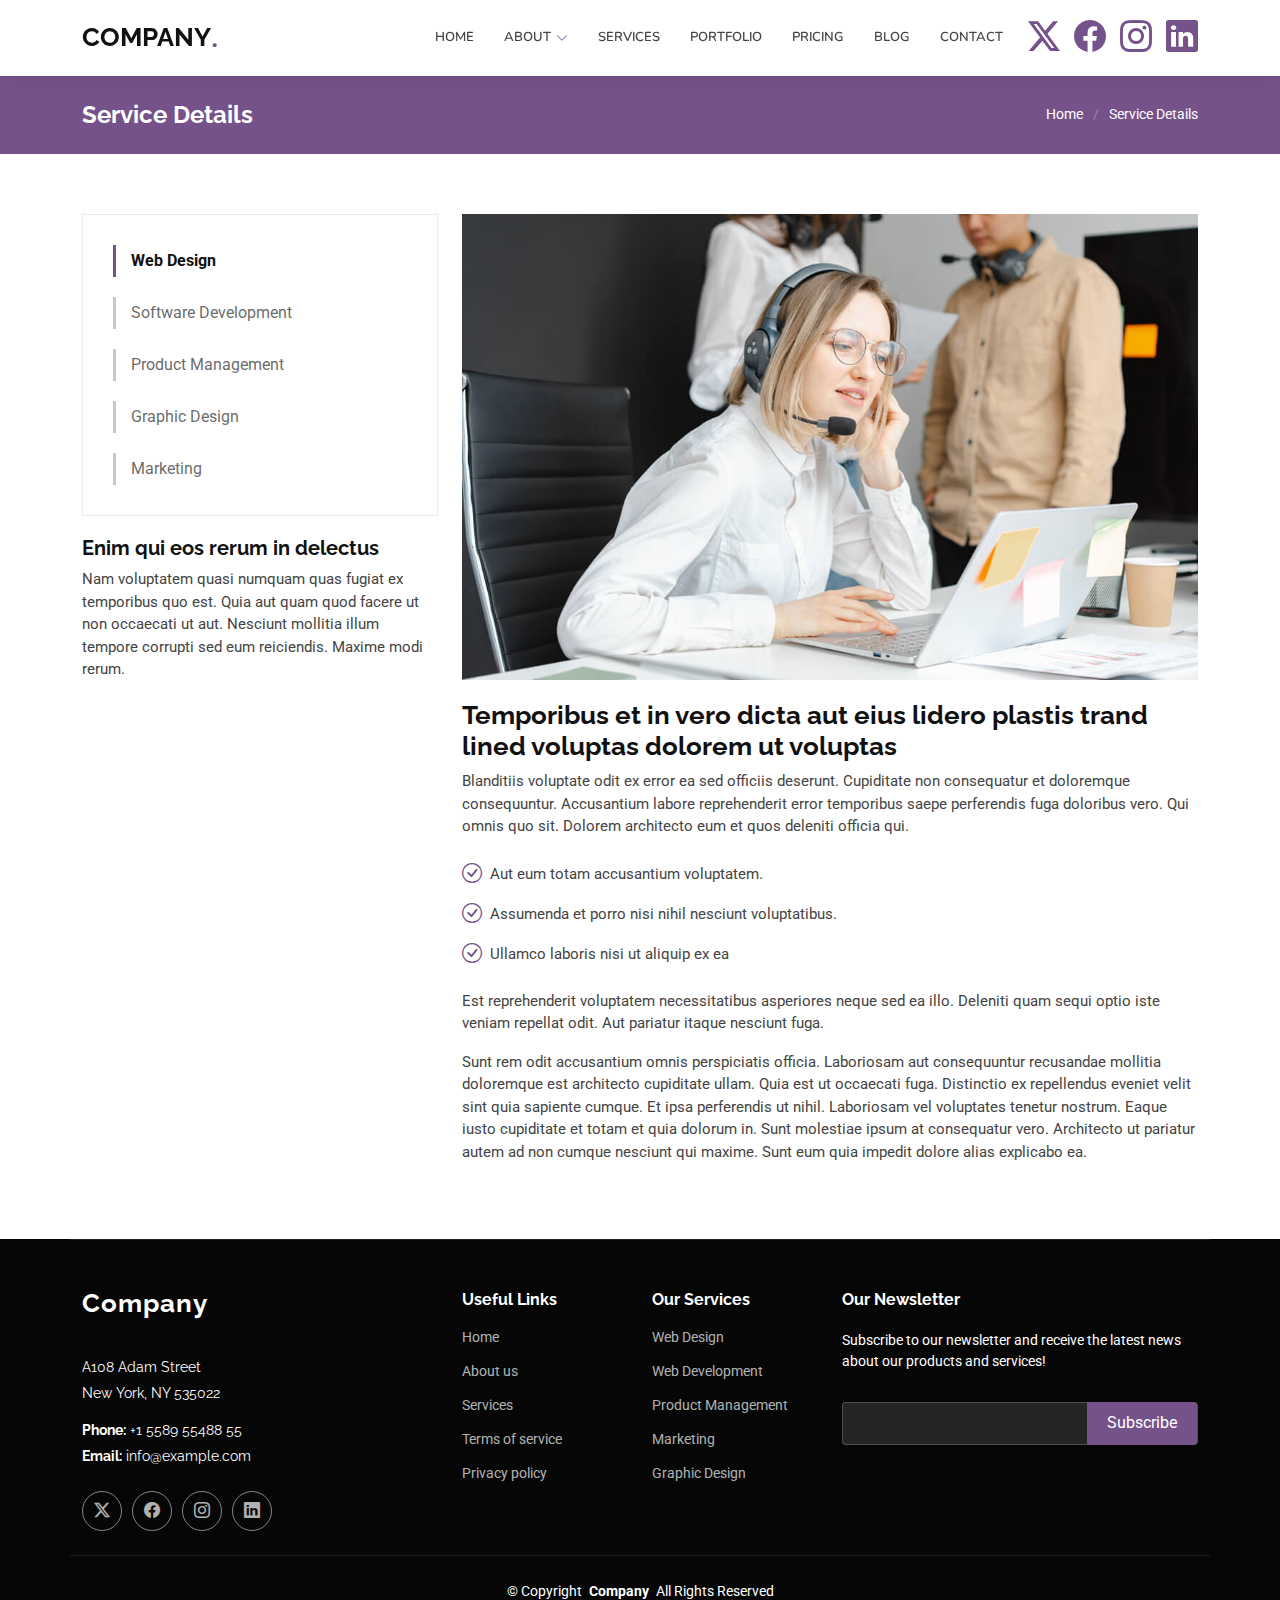
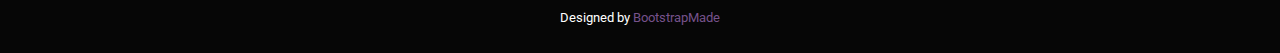
<file: service-details.html>
<!DOCTYPE html>
<html lang="en">

<head>
  <meta charset="utf-8">
  <meta content="width=device-width, initial-scale=1.0" name="viewport">
  <title>Service Details - Company Bootstrap Template</title>
  <meta name="description" content="">
  <meta name="keywords" content="">

  <!-- Favicons -->
  <link href="assets/img/favicon.png" rel="icon">
  <link href="assets/img/apple-touch-icon.png" rel="apple-touch-icon">

  <!-- Fonts -->
  <link href="https://fonts.googleapis.com" rel="preconnect">
  <link href="https://fonts.gstatic.com" rel="preconnect" crossorigin>
  <link href="https://fonts.googleapis.com/css2?family=Roboto:ital,wght@0,100;0,300;0,400;0,500;0,700;0,900;1,100;1,300;1,400;1,500;1,700;1,900&family=Raleway:ital,wght@0,100;0,200;0,300;0,400;0,500;0,600;0,700;0,800;0,900;1,100;1,200;1,300;1,400;1,500;1,600;1,700;1,800;1,900&family=Nunito:ital,wght@0,200;0,300;0,400;0,500;0,600;0,700;0,800;0,900;1,200;1,300;1,400;1,500;1,600;1,700;1,800;1,900&display=swap" rel="stylesheet">

  <!-- Vendor CSS Files -->
  <link href="assets/vendor/bootstrap/css/bootstrap.min.css" rel="stylesheet">
  <link href="assets/vendor/bootstrap-icons/bootstrap-icons.css" rel="stylesheet">
  <link href="assets/vendor/aos/aos.css" rel="stylesheet">
  <link href="assets/vendor/glightbox/css/glightbox.min.css" rel="stylesheet">
  <link href="assets/vendor/swiper/swiper-bundle.min.css" rel="stylesheet">

  <!-- Main CSS File -->
  <link href="assets/css/main.css" rel="stylesheet">

  <!-- =======================================================
  * Template Name: Company
  * Template URL: https://bootstrapmade.com/company-free-html-bootstrap-template/
  * Updated: Aug 07 2024 with Bootstrap v5.3.3
  * Author: BootstrapMade.com
  * License: https://bootstrapmade.com/license/
  ======================================================== -->
</head>

<body class="service-details-page">

  <header id="header" class="header d-flex align-items-center sticky-top">
    <div class="container position-relative d-flex align-items-center">

      <a href="index.html" class="logo d-flex align-items-center me-auto">
        <!-- Uncomment the line below if you also wish to use an image logo -->
        <!-- <img src="assets/img/logo.png" alt=""> -->
        <h1 class="sitename">Company</h1><span>.</span>
      </a>

      <nav id="navmenu" class="navmenu">
        <ul>
          <li><a href="#hero">Home</a></li>
          <li class="dropdown"><a href="about.html"><span>About</span> <i class="bi bi-chevron-down toggle-dropdown"></i></a>
            <ul>
              <li><a href="team.html">Team</a></li>
              <li><a href="testimonials.html">Testimonials</a></li>
              <li class="dropdown"><a href="#"><span>Deep Dropdown</span> <i class="bi bi-chevron-down toggle-dropdown"></i></a>
                <ul>
                  <li><a href="#">Deep Dropdown 1</a></li>
                  <li><a href="#">Deep Dropdown 2</a></li>
                  <li><a href="#">Deep Dropdown 3</a></li>
                  <li><a href="#">Deep Dropdown 4</a></li>
                  <li><a href="#">Deep Dropdown 5</a></li>
                </ul>
              </li>
            </ul>
          </li>
          <li><a href="services.html">Services</a></li>
          <li><a href="portfolio.html">Portfolio</a></li>
          <li><a href="pricing.html">Pricing</a></li>
          <li><a href="blog.html">Blog</a></li>
          <li><a href="contact.html">Contact</a></li>
        </ul>
        <i class="mobile-nav-toggle d-xl-none bi bi-list"></i>
      </nav>

      <div class="header-social-links">
        <a href="#" class="twitter"><i class="bi bi-twitter-x"></i></a>
        <a href="#" class="facebook"><i class="bi bi-facebook"></i></a>
        <a href="#" class="instagram"><i class="bi bi-instagram"></i></a>
        <a href="#" class="linkedin"><i class="bi bi-linkedin"></i></a>
      </div>

    </div>
  </header>

  <main class="main">

    <!-- Page Title -->
    <div class="page-title accent-background">
      <div class="container d-lg-flex justify-content-between align-items-center">
        <h1 class="mb-2 mb-lg-0">Service Details</h1>
        <nav class="breadcrumbs">
          <ol>
            <li><a href="index.html">Home</a></li>
            <li class="current">Service Details</li>
          </ol>
        </nav>
      </div>
    </div><!-- End Page Title -->

    <!-- Service Details Section -->
    <section id="service-details" class="service-details section">

      <div class="container">

        <div class="row gy-4">

          <div class="col-lg-4" data-aos="fade-up" data-aos-delay="100">
            <div class="services-list">
              <a href="#" class="active">Web Design</a>
              <a href="#">Software Development</a>
              <a href="#">Product Management</a>
              <a href="#">Graphic Design</a>
              <a href="#">Marketing</a>
            </div>

            <h4>Enim qui eos rerum in delectus</h4>
            <p>Nam voluptatem quasi numquam quas fugiat ex temporibus quo est. Quia aut quam quod facere ut non occaecati ut aut. Nesciunt mollitia illum tempore corrupti sed eum reiciendis. Maxime modi rerum.</p>
          </div>

          <div class="col-lg-8" data-aos="fade-up" data-aos-delay="200">
            <img src="assets/img/services.jpg" alt="" class="img-fluid services-img">
            <h3>Temporibus et in vero dicta aut eius lidero plastis trand lined voluptas dolorem ut voluptas</h3>
            <p>
              Blanditiis voluptate odit ex error ea sed officiis deserunt. Cupiditate non consequatur et doloremque consequuntur. Accusantium labore reprehenderit error temporibus saepe perferendis fuga doloribus vero. Qui omnis quo sit. Dolorem architecto eum et quos deleniti officia qui.
            </p>
            <ul>
              <li><i class="bi bi-check-circle"></i> <span>Aut eum totam accusantium voluptatem.</span></li>
              <li><i class="bi bi-check-circle"></i> <span>Assumenda et porro nisi nihil nesciunt voluptatibus.</span></li>
              <li><i class="bi bi-check-circle"></i> <span>Ullamco laboris nisi ut aliquip ex ea</span></li>
            </ul>
            <p>
              Est reprehenderit voluptatem necessitatibus asperiores neque sed ea illo. Deleniti quam sequi optio iste veniam repellat odit. Aut pariatur itaque nesciunt fuga.
            </p>
            <p>
              Sunt rem odit accusantium omnis perspiciatis officia. Laboriosam aut consequuntur recusandae mollitia doloremque est architecto cupiditate ullam. Quia est ut occaecati fuga. Distinctio ex repellendus eveniet velit sint quia sapiente cumque. Et ipsa perferendis ut nihil. Laboriosam vel voluptates tenetur nostrum. Eaque iusto cupiditate et totam et quia dolorum in. Sunt molestiae ipsum at consequatur vero. Architecto ut pariatur autem ad non cumque nesciunt qui maxime. Sunt eum quia impedit dolore alias explicabo ea.
            </p>
          </div>

        </div>

      </div>

    </section><!-- /Service Details Section -->

  </main>

  <footer id="footer" class="footer dark-background">

    <div class="container footer-top">
      <div class="row gy-4">
        <div class="col-lg-4 col-md-6 footer-about">
          <a href="index.html" class="logo d-flex align-items-center">
            <span class="sitename">Company</span>
          </a>
          <div class="footer-contact pt-3">
            <p>A108 Adam Street</p>
            <p>New York, NY 535022</p>
            <p class="mt-3"><strong>Phone:</strong> <span>+1 5589 55488 55</span></p>
            <p><strong>Email:</strong> <span>info@example.com</span></p>
          </div>
          <div class="social-links d-flex mt-4">
            <a href=""><i class="bi bi-twitter-x"></i></a>
            <a href=""><i class="bi bi-facebook"></i></a>
            <a href=""><i class="bi bi-instagram"></i></a>
            <a href=""><i class="bi bi-linkedin"></i></a>
          </div>
        </div>

        <div class="col-lg-2 col-md-3 footer-links">
          <h4>Useful Links</h4>
          <ul>
            <li><a href="#">Home</a></li>
            <li><a href="#">About us</a></li>
            <li><a href="#">Services</a></li>
            <li><a href="#">Terms of service</a></li>
            <li><a href="#">Privacy policy</a></li>
          </ul>
        </div>

        <div class="col-lg-2 col-md-3 footer-links">
          <h4>Our Services</h4>
          <ul>
            <li><a href="#">Web Design</a></li>
            <li><a href="#">Web Development</a></li>
            <li><a href="#">Product Management</a></li>
            <li><a href="#">Marketing</a></li>
            <li><a href="#">Graphic Design</a></li>
          </ul>
        </div>

        <div class="col-lg-4 col-md-12 footer-newsletter">
          <h4>Our Newsletter</h4>
          <p>Subscribe to our newsletter and receive the latest news about our products and services!</p>
          <form action="forms/newsletter.php" method="post" class="php-email-form">
            <div class="newsletter-form"><input type="email" name="email"><input type="submit" value="Subscribe"></div>
            <div class="loading">Loading</div>
            <div class="error-message"></div>
            <div class="sent-message">Your subscription request has been sent. Thank you!</div>
          </form>
        </div>

      </div>
    </div>

    <div class="container copyright text-center mt-4">
      <p>© <span>Copyright</span> <strong class="px-1 sitename">Company</strong> <span>All Rights Reserved</span></p>
      <div class="credits">
        <!-- All the links in the footer should remain intact. -->
        <!-- You can delete the links only if you've purchased the pro version. -->
        <!-- Licensing information: https://bootstrapmade.com/license/ -->
        <!-- Purchase the pro version with working PHP/AJAX contact form: [buy-url] -->
        Designed by <a href="https://bootstrapmade.com/">BootstrapMade</a>
      </div>
    </div>

  </footer>

  <!-- Scroll Top -->
  <a href="#" id="scroll-top" class="scroll-top d-flex align-items-center justify-content-center"><i class="bi bi-arrow-up-short"></i></a>

  <!-- Preloader -->
  <div id="preloader"></div>

  <!-- Vendor JS Files -->
  <script src="assets/vendor/bootstrap/js/bootstrap.bundle.min.js"></script>
  <script src="assets/vendor/php-email-form/validate.js"></script>
  <script src="assets/vendor/aos/aos.js"></script>
  <script src="assets/vendor/glightbox/js/glightbox.min.js"></script>
  <script src="assets/vendor/imagesloaded/imagesloaded.pkgd.min.js"></script>
  <script src="assets/vendor/isotope-layout/isotope.pkgd.min.js"></script>
  <script src="assets/vendor/waypoints/noframework.waypoints.js"></script>
  <script src="assets/vendor/swiper/swiper-bundle.min.js"></script>

  <!-- Main JS File -->
  <script src="assets/js/main.js"></script>

</body>

</html>
</file>
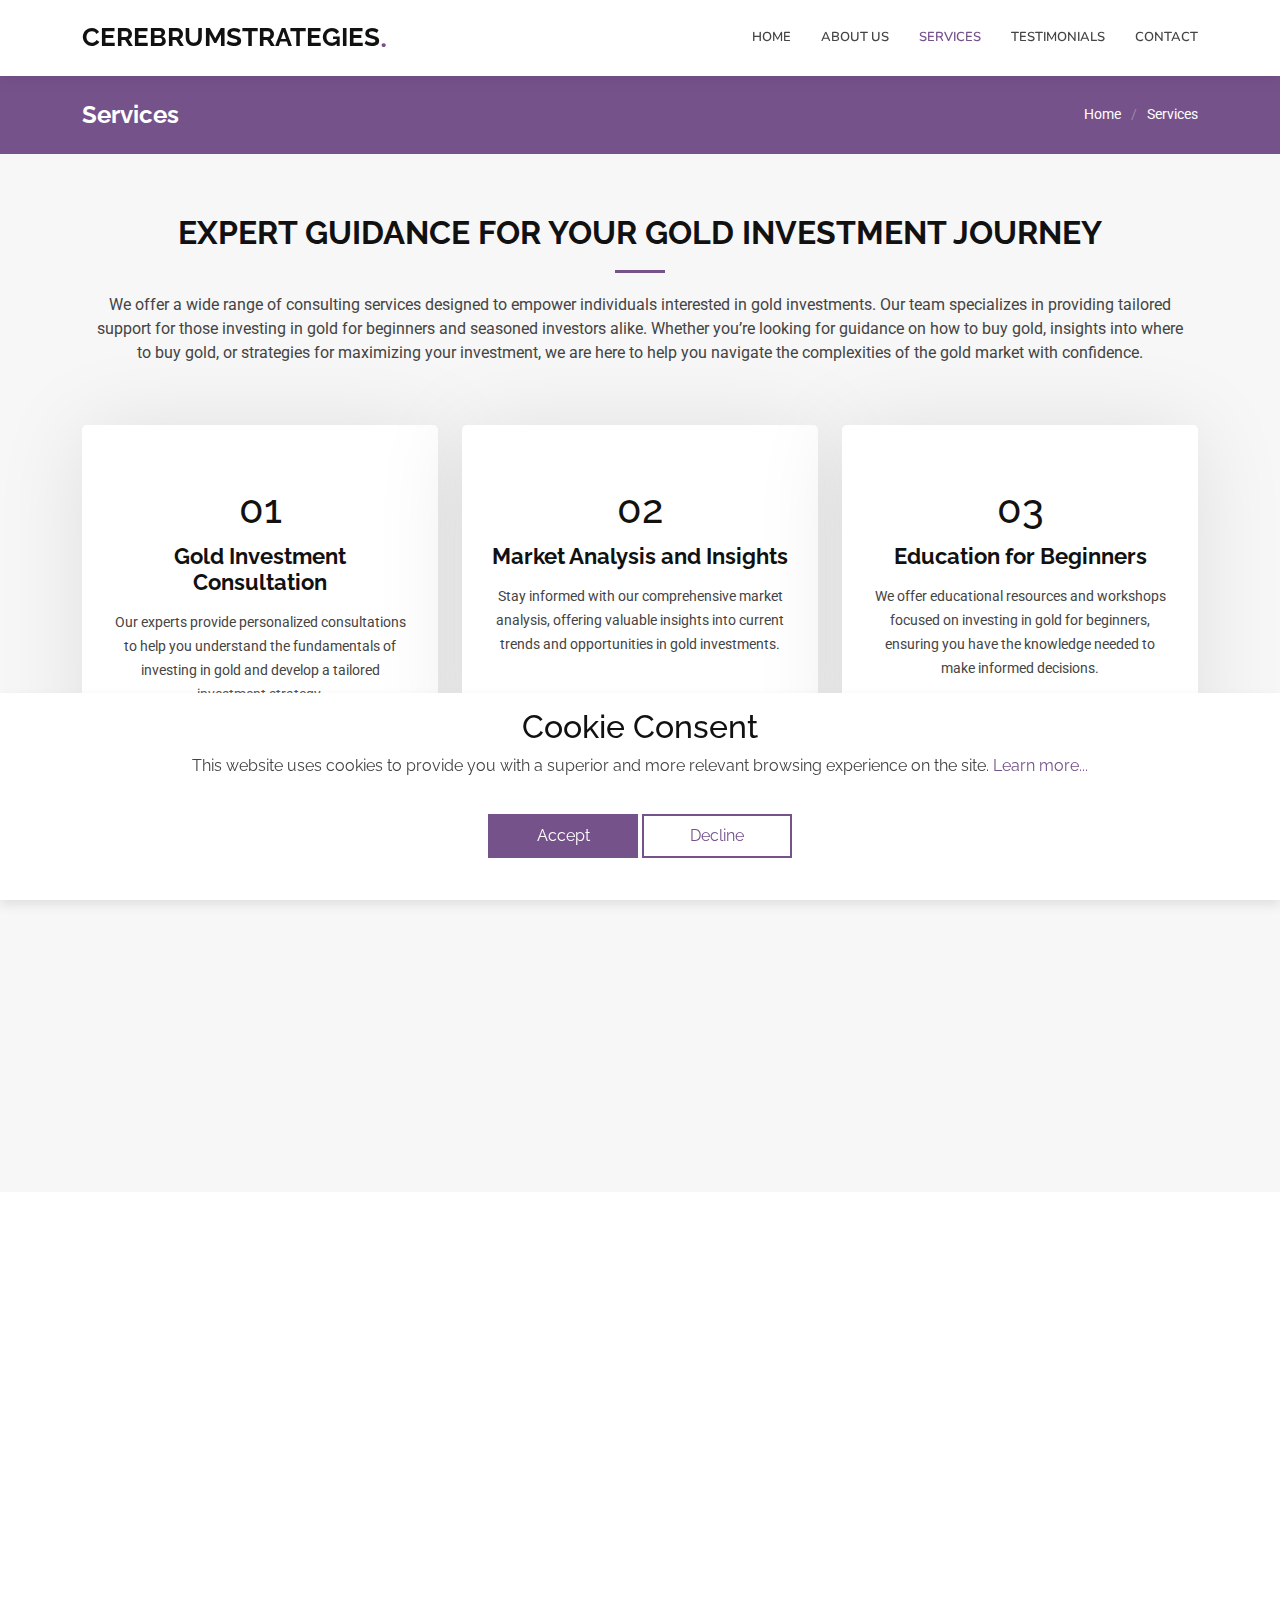
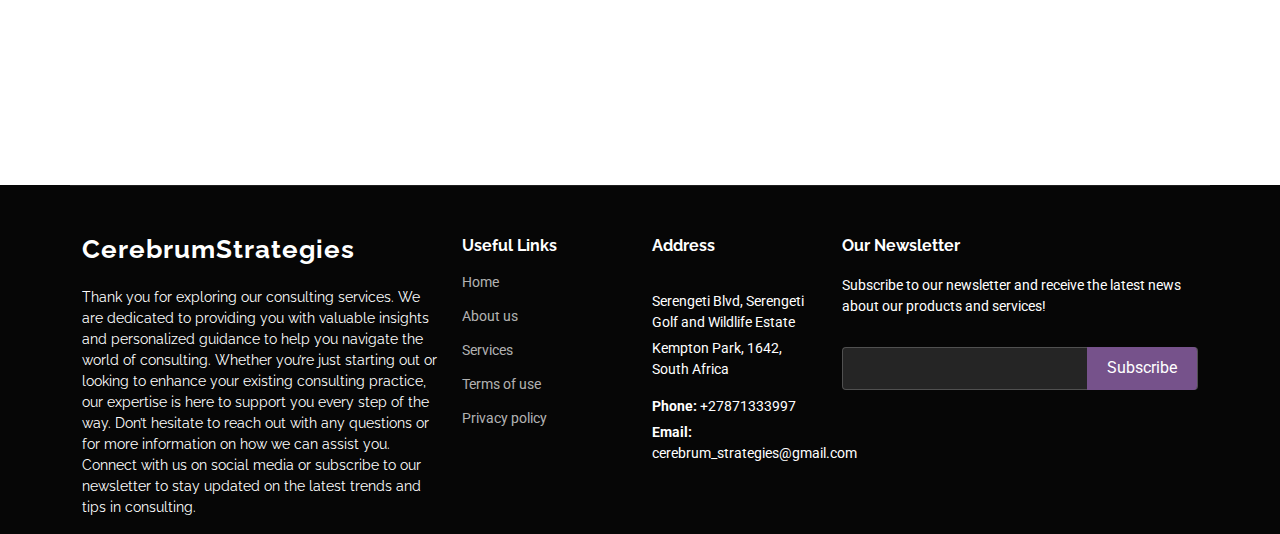
<file: services.html>
<!DOCTYPE html>
<html lang="en">
    <head>
        <meta charset="utf-8" />
        <meta content="width=device-width, initial-scale=1.0" name="viewport" />
        <title>CerebrumStrategies</title>
        <meta name="description" content="" />
        <meta name="keywords" content="" />

        <!-- Favicons -->
        <link href="assets/img/favicon.png" rel="icon" />
        <link href="assets/img/apple-touch-icon.png" rel="apple-touch-icon" />

        <!-- Fonts -->
        <link href="https://fonts.googleapis.com" rel="preconnect" />
        <link href="https://fonts.gstatic.com" rel="preconnect" crossorigin />
        <link
            href="https://fonts.googleapis.com/css2?family=Roboto:ital,wght@0,100;0,300;0,400;0,500;0,700;0,900;1,100;1,300;1,400;1,500;1,700;1,900&family=Raleway:ital,wght@0,100;0,200;0,300;0,400;0,500;0,600;0,700;0,800;0,900;1,100;1,200;1,300;1,400;1,500;1,600;1,700;1,800;1,900&family=Nunito:ital,wght@0,200;0,300;0,400;0,500;0,600;0,700;0,800;0,900;1,200;1,300;1,400;1,500;1,600;1,700;1,800;1,900&display=swap"
            rel="stylesheet"
        />

        <!-- Vendor CSS Files -->
        <link
            href="assets/vendor/bootstrap/css/bootstrap.min.css"
            rel="stylesheet"
        />
        <link
            href="assets/vendor/bootstrap-icons/bootstrap-icons.css"
            rel="stylesheet"
        />
        <link href="assets/vendor/aos/aos.css" rel="stylesheet" />
        <link
            href="assets/vendor/glightbox/css/glightbox.min.css"
            rel="stylesheet"
        />
        <link
            href="assets/vendor/swiper/swiper-bundle.min.css"
            rel="stylesheet"
        />

        <!-- Main CSS File -->
        <link href="assets/css/main.css" rel="stylesheet" />
    </head>

    <body class="index-page">
        <header id="header" class="header d-flex align-items-center sticky-top">
            <div class="container position-relative d-flex align-items-center">
                <a
                    href="index.html"
                    class="logo d-flex align-items-center me-auto"
                >
                    <h1 class="sitename">CerebrumStrategies</h1>
                    <span>.</span>
                </a>

                <nav id="navmenu" class="navmenu">
                    <ul>
                        <li><a href="index.html">Home</a></li>
                        <li>
                            <a href="about.html">About us</a>
                        </li>
                        <li>
                            <a href="services.html" class="active">Services</a>
                        </li>
                        <li><a href="testimonials.html">Testimonials</a></li>
                        <li><a href="contact.html">Contact</a></li>
                    </ul>
                    <i class="mobile-nav-toggle d-xl-none bi bi-list"></i>
                </nav>
            </div>
        </header>

        <main class="main">
            <!-- Page Title -->
            <div class="page-title accent-background">
                <div
                    class="container d-lg-flex justify-content-between align-items-center"
                >
                    <h1 class="mb-2 mb-lg-0">Services</h1>
                    <nav class="breadcrumbs">
                        <ol>
                            <li><a href="index.html">Home</a></li>
                            <li class="current">Services</li>
                        </ol>
                    </nav>
                </div>
            </div>
            <!-- End Page Title -->

            <!-- Services Section -->
            <section id="services" class="services section light-background">
                <div class="container">
                    <!-- Section Title -->
                    <div class="container section-title" data-aos="fade-up">
                        <h2>
                            Expert Guidance for Your Gold Investment Journey
                        </h2>
                        <p>
                            We offer a wide range of consulting services
                            designed to empower individuals interested in gold
                            investments. Our team specializes in providing
                            tailored support for those investing in gold for
                            beginners and seasoned investors alike. Whether
                            you’re looking for guidance on how to buy gold,
                            insights into where to buy gold, or strategies for
                            maximizing your investment, we are here to help you
                            navigate the complexities of the gold market with
                            confidence.
                        </p>
                    </div>
                    <!-- End Section Title -->
                    <div class="row gy-4">
                        <div
                            class="col-lg-4 col-md-6"
                            data-aos="fade-up"
                            data-aos-delay="100"
                        >
                            <div
                                class="service-item item-cyan position-relative"
                            >
                                <h1>01</h1>
                                <a class="stretched-link">
                                    <h3>Gold Investment Consultation</h3>
                                </a>
                                <p>
                                    Our experts provide personalized
                                    consultations to help you understand the
                                    fundamentals of investing in gold and
                                    develop a tailored investment strategy.
                                </p>
                            </div>
                        </div>
                        <!-- End Service Item -->

                        <div
                            class="col-lg-4 col-md-6"
                            data-aos="fade-up"
                            data-aos-delay="200"
                        >
                            <div
                                class="service-item item-orange position-relative"
                            >
                                <h1>02</h1>
                                <a class="stretched-link">
                                    <h3>Market Analysis and Insights</h3>
                                </a>
                                <p>
                                    Stay informed with our comprehensive market
                                    analysis, offering valuable insights into
                                    current trends and opportunities in gold
                                    investments.
                                </p>
                            </div>
                        </div>
                        <!-- End Service Item -->

                        <div
                            class="col-lg-4 col-md-6"
                            data-aos="fade-up"
                            data-aos-delay="300"
                        >
                            <div
                                class="service-item item-teal position-relative"
                            >
                                <h1>03</h1>
                                <a class="stretched-link">
                                    <h3>Education for Beginners</h3>
                                </a>
                                <p>
                                    We offer educational resources and workshops
                                    focused on investing in gold for beginners,
                                    ensuring you have the knowledge needed to
                                    make informed decisions.
                                </p>
                            </div>
                        </div>
                        <!-- End Service Item -->

                        <div
                            class="col-lg-4 col-md-6"
                            data-aos="fade-up"
                            data-aos-delay="400"
                        >
                            <div
                                class="service-item item-red position-relative"
                            >
                                <h1>04</h1>
                                <a class="stretched-link">
                                    <h3>Buying Strategy Development</h3>
                                </a>
                                <p>
                                    Our team assists you in developing effective
                                    buying strategies, including guidance on how
                                    to buy gold and the best practices for cash
                                    buyers.
                                </p>
                                <a class="stretched-link"></a>
                            </div>
                        </div>
                        <!-- End Service Item -->

                        <div
                            class="col-lg-4 col-md-6"
                            data-aos="fade-up"
                            data-aos-delay="500"
                        >
                            <div
                                class="service-item item-indigo position-relative"
                            >
                                <h1>05</h1>
                                <a class="stretched-link">
                                    <h3>Portfolio Diversification Services</h3>
                                </a>
                                <p>
                                    We help clients diversify their investment
                                    portfolios by incorporating gold
                                    investments, optimizing potential returns
                                    and reducing risk.
                                </p>
                                <a class="stretched-link"></a>
                            </div>
                        </div>
                        <!-- End Service Item -->

                        <div
                            class="col-lg-4 col-md-6"
                            data-aos="fade-up"
                            data-aos-delay="600"
                        >
                            <div
                                class="service-item item-pink position-relative"
                            >
                                <h1>06</h1>
                                <a class="stretched-link">
                                    <h3>Ongoing Support and Advisory</h3>
                                </a>
                                <p>
                                    Our consulting services include ongoing
                                    support, ensuring you have access to expert
                                    advice and assistance as your gold
                                    investment journey evolves.
                                </p>
                                <a class="stretched-link"></a>
                            </div>
                        </div>
                        <!-- End Service Item -->
                    </div>
                </div>
            </section>
            <!-- /Services Section -->

            <!-- Features Section -->
            <section id="features" class="features section">
                <!-- Section Title -->
                <div class="container section-title" data-aos="fade-up">
                    <h2>Why Choose Us for Your Gold Investment Journey</h2>
                    <p>
                        Our consulting services offer a range of benefits
                        designed to support your journey in gold investments. We
                        focus on empowering individuals, especially those
                        investing in gold for beginners, with the knowledge and
                        strategies needed to navigate the gold market
                        confidently. By partnering with us, you gain access to
                        expert guidance that enhances your understanding of how
                        to buy gold, the best practices for cash buyers, and
                        insights into where to buy gold. Our goal is to ensure
                        that your gold investment experience is both rewarding
                        and successful.
                    </p>
                </div>
                <!-- End Section Title -->

                <div class="container">
                    <div class="row gy-4">
                        <div
                            class="col-lg-6 col-md-6"
                            data-aos="fade-up"
                            data-aos-delay="100"
                        >
                            <div class="features-item">
                                <h3>
                                    <a href="" class="stretched-link"
                                        >Expert Guidance for Beginners
                                    </a>
                                </h3>
                            </div>
                        </div>
                        <!-- End Feature Item -->

                        <div
                            class="col-lg-6 col-md-6"
                            data-aos="fade-up"
                            data-aos-delay="200"
                        >
                            <div class="features-item">
                                <h3>
                                    <a href="" class="stretched-link">
                                        Personalized Investment Strategies
                                    </a>
                                </h3>
                            </div>
                        </div>
                        <!-- End Feature Item -->

                        <div
                            class="col-lg-4 col-md-4"
                            data-aos="fade-up"
                            data-aos-delay="300"
                        >
                            <div class="features-item">
                                <h3>
                                    <a href="" class="stretched-link"
                                        >Comprehensive Market Insights
                                    </a>
                                </h3>
                            </div>
                        </div>
                        <!-- End Feature Item -->

                        <div
                            class="col-lg-4 col-md-4"
                            data-aos="fade-up"
                            data-aos-delay="400"
                        >
                            <div class="features-item">
                                <h3>
                                    <a href="" class="stretched-link"
                                        >Educational Resources Available
                                    </a>
                                </h3>
                            </div>
                        </div>
                        <!-- End Feature Item -->

                        <div
                            class="col-lg-4 col-md-4"
                            data-aos="fade-up"
                            data-aos-delay="500"
                        >
                            <div class="features-item">
                                <h3>
                                    <a href="" class="stretched-link"
                                        >Support for Cash Buyers
                                    </a>
                                </h3>
                            </div>
                        </div>
                        <!-- End Feature Item -->

                        <div
                            class="col-lg-3 col-md-3"
                            data-aos="fade-up"
                            data-aos-delay="600"
                        >
                            <div class="features-item">
                                <h3>
                                    <a href="" class="stretched-link"
                                        >Diversification of Investment Portfolio
                                    </a>
                                </h3>
                            </div>
                        </div>
                        <!-- End Feature Item -->

                        <div
                            class="col-lg-3 col-md-3"
                            data-aos="fade-up"
                            data-aos-delay="700"
                        >
                            <div class="features-item">
                                <h3>
                                    <a href="" class="stretched-link"
                                        >Ongoing Advisory Services
                                    </a>
                                </h3>
                            </div>
                        </div>
                        <!-- End Feature Item -->

                        <div
                            class="col-lg-3 col-md-3"
                            data-aos="fade-up"
                            data-aos-delay="800"
                        >
                            <div class="features-item">
                                <h3>
                                    <a href="" class="stretched-link"
                                        >Access to Exclusive Opportunities
                                    </a>
                                </h3>
                            </div>
                        </div>
                        <!-- End Feature Item -->

                        <div
                            class="col-lg-3 col-md-3"
                            data-aos="fade-up"
                            data-aos-delay="900"
                        >
                            <div class="features-item">
                                <h3>
                                    <a href="" class="stretched-link">
                                        Confidence in Decision-Making</a
                                    >
                                </h3>
                            </div>
                        </div>
                        <!-- End Feature Item -->
                    </div>
                </div>
            </section>
            <!-- /Features Section -->
        </main>

        <footer id="footer" class="footer dark-background">
            <div class="container footer-top">
                <div class="row gy-4">
                    <div class="col-lg-4 col-md-6 footer-about">
                        <a
                            href="index.html"
                            class="logo d-flex align-items-center"
                        >
                            <span class="sitename">CerebrumStrategies</span>
                        </a>
                        <p>
                            Thank you for exploring our consulting services. We
                            are dedicated to providing you with valuable
                            insights and personalized guidance to help you
                            navigate the world of consulting. Whether you’re
                            just starting out or looking to enhance your
                            existing consulting practice, our expertise is here
                            to support you every step of the way. Don’t hesitate
                            to reach out with any questions or for more
                            information on how we can assist you. Connect with
                            us on social media or subscribe to our newsletter to
                            stay updated on the latest trends and tips in
                            consulting.
                        </p>
                    </div>

                    <div class="col-lg-2 col-md-3 footer-links">
                        <h4>Useful Links</h4>
                        <ul>
                            <li><a href="index.html">Home</a></li>
                            <li><a href="about.html">About us</a></li>
                            <li><a href="services.html">Services</a></li>
                            <li>
                                <a href="terms-of-use.html">Terms of use</a>
                            </li>
                            <li>
                                <a href="privacy-policy.html">Privacy policy</a>
                            </li>
                        </ul>
                    </div>

                    <div class="col-lg-2 col-md-3 footer-links">
                        <h4>Address</h4>
                        <div class="footer-contact pt-3">
                            <p>
                                Serengeti Blvd, Serengeti Golf and Wildlife
                                Estate
                            </p>
                            <p>Kempton Park, 1642, South Africa</p>
                            <p class="mt-3">
                                <strong>Phone:</strong>
                                <span>+27871333997</span>
                            </p>
                            <p>
                                <strong>Email:</strong>
                                <span>cerebrum_strategies@gmail.com</span>
                            </p>
                        </div>
                    </div>

                    <div class="col-lg-4 col-md-12 footer-newsletter">
                        <h4>Our Newsletter</h4>
                        <p>
                            Subscribe to our newsletter and receive the latest
                            news about our products and services!
                        </p>
                        <form
                            action="forms/newsletter.php"
                            method="post"
                            class="php-email-form"
                        >
                            <div class="newsletter-form">
                                <input
                                    type="email"
                                    id="email"
                                    name="email"
                                /><input
                                    type="submit"
                                    id="submit"
                                    onclick="sendForm()"
                                    value="Subscribe"
                                />
                            </div>
                            <div
                                id="result"
                                style="color: red; font-size: 12px"
                            ></div>
                            <div class="loading">Loading</div>
                            <div class="error-message"></div>
                            <div class="sent-message">
                                Subscribe to our newsletter and receive the
                                latest news about our consulting services!
                            </div>
                        </form>
                    </div>
                </div>
            </div>
        </footer>

        <!-- Scroll Top -->
        <a
            href="#"
            id="scroll-top"
            class="scroll-top d-flex align-items-center justify-content-center"
            ><i class="bi bi-arrow-up-short"></i
        ></a>

        <!-- Cookie banner -->
        <div class="cookie-wrapper show">
            <div>
                <i class="bx bx-cookie"></i>
                <h2 style="text-align: center">Cookie Consent</h2>
            </div>

            <div class="data">
                <p>
                    This website uses cookies to provide you with a superior and
                    more relevant browsing experience on the site.
                    <a href="privacy-policy.html">Learn more...</a>
                </p>
            </div>

            <div class="buttons">
                <button class="cookie-button" id="acceptBtn">Accept</button>
                <button class="cookie-button" id="declineBtn">Decline</button>
            </div>
        </div>
        <!-- End Cookie banner -->

        <!-- Preloader -->
        <div id="preloader"></div>

        <!-- Vendor JS Files -->
        <script src="assets/vendor/bootstrap/js/bootstrap.bundle.min.js"></script>
        <script src="assets/vendor/php-email-form/validate.js"></script>
        <script src="assets/vendor/aos/aos.js"></script>
        <script src="assets/vendor/glightbox/js/glightbox.min.js"></script>
        <script src="assets/vendor/imagesloaded/imagesloaded.pkgd.min.js"></script>
        <script src="assets/vendor/isotope-layout/isotope.pkgd.min.js"></script>
        <script src="assets/vendor/waypoints/noframework.waypoints.js"></script>
        <script src="assets/vendor/swiper/swiper-bundle.min.js"></script>

        <!-- Main JS File -->
        <script src="assets/js/main.js"></script>
        <script src="assets/js/contact-form.js"></script>
        <script src="assets/js/cookiebanner.js"></script>
    </body>
</html>
</file>
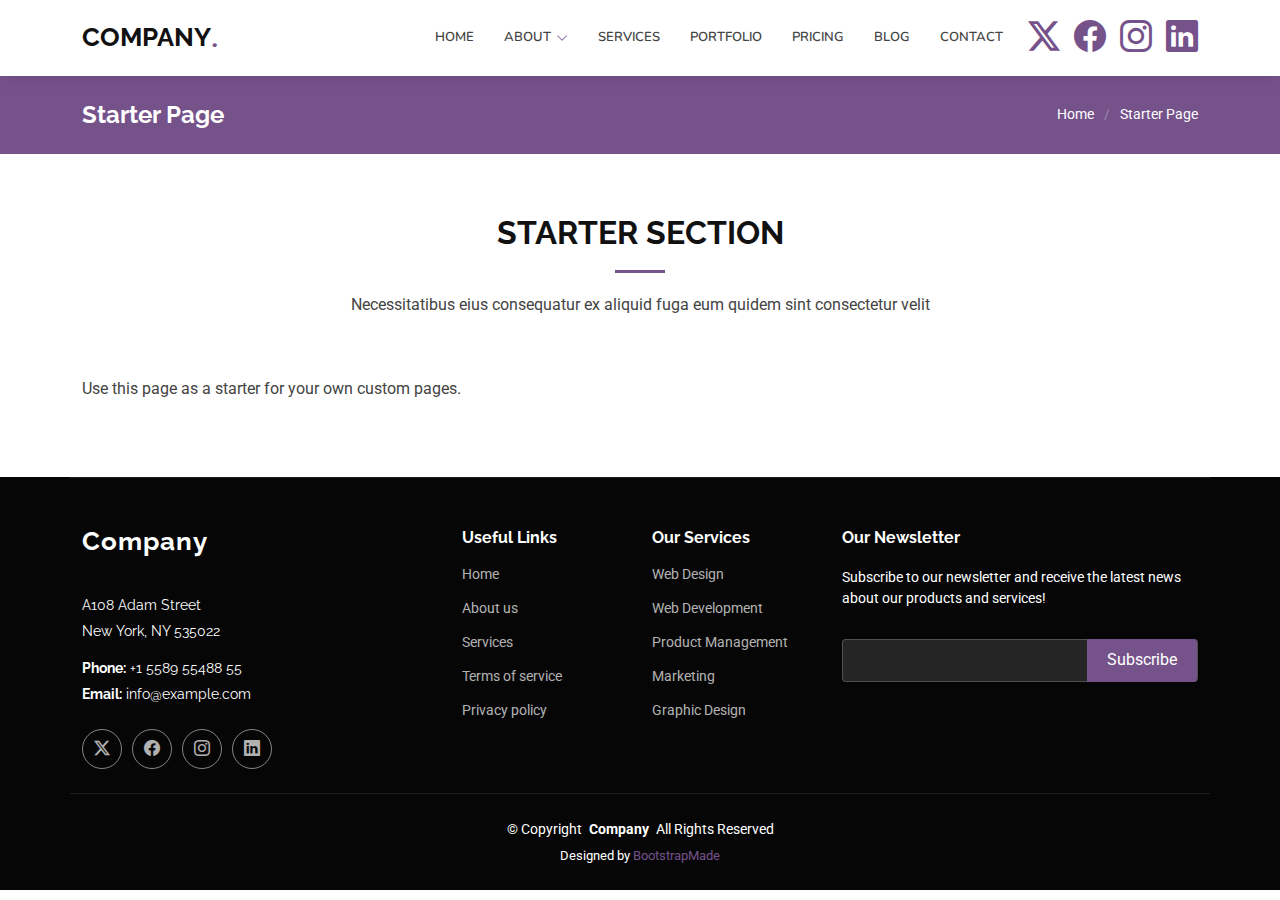
<file: starter-page.html>
<!DOCTYPE html>
<html lang="en">

<head>
  <meta charset="utf-8">
  <meta content="width=device-width, initial-scale=1.0" name="viewport">
  <title>Starter Page - Company Bootstrap Template</title>
  <meta name="description" content="">
  <meta name="keywords" content="">

  <!-- Favicons -->
  <link href="assets/img/favicon.png" rel="icon">
  <link href="assets/img/apple-touch-icon.png" rel="apple-touch-icon">

  <!-- Fonts -->
  <link href="https://fonts.googleapis.com" rel="preconnect">
  <link href="https://fonts.gstatic.com" rel="preconnect" crossorigin>
  <link href="https://fonts.googleapis.com/css2?family=Roboto:ital,wght@0,100;0,300;0,400;0,500;0,700;0,900;1,100;1,300;1,400;1,500;1,700;1,900&family=Raleway:ital,wght@0,100;0,200;0,300;0,400;0,500;0,600;0,700;0,800;0,900;1,100;1,200;1,300;1,400;1,500;1,600;1,700;1,800;1,900&family=Nunito:ital,wght@0,200;0,300;0,400;0,500;0,600;0,700;0,800;0,900;1,200;1,300;1,400;1,500;1,600;1,700;1,800;1,900&display=swap" rel="stylesheet">

  <!-- Vendor CSS Files -->
  <link href="assets/vendor/bootstrap/css/bootstrap.min.css" rel="stylesheet">
  <link href="assets/vendor/bootstrap-icons/bootstrap-icons.css" rel="stylesheet">
  <link href="assets/vendor/aos/aos.css" rel="stylesheet">
  <link href="assets/vendor/glightbox/css/glightbox.min.css" rel="stylesheet">
  <link href="assets/vendor/swiper/swiper-bundle.min.css" rel="stylesheet">

  <!-- Main CSS File -->
  <link href="assets/css/main.css" rel="stylesheet">

  <!-- =======================================================
  * Template Name: Company
  * Template URL: https://bootstrapmade.com/company-free-html-bootstrap-template/
  * Updated: Aug 07 2024 with Bootstrap v5.3.3
  * Author: BootstrapMade.com
  * License: https://bootstrapmade.com/license/
  ======================================================== -->
</head>

<body class="starter-page-page">

  <header id="header" class="header d-flex align-items-center sticky-top">
    <div class="container position-relative d-flex align-items-center">

      <a href="index.html" class="logo d-flex align-items-center me-auto">
        <!-- Uncomment the line below if you also wish to use an image logo -->
        <!-- <img src="assets/img/logo.png" alt=""> -->
        <h1 class="sitename">Company</h1><span>.</span>
      </a>

      <nav id="navmenu" class="navmenu">
        <ul>
          <li><a href="#hero">Home</a></li>
          <li class="dropdown"><a href="about.html"><span>About</span> <i class="bi bi-chevron-down toggle-dropdown"></i></a>
            <ul>
              <li><a href="team.html">Team</a></li>
              <li><a href="testimonials.html">Testimonials</a></li>
              <li class="dropdown"><a href="#"><span>Deep Dropdown</span> <i class="bi bi-chevron-down toggle-dropdown"></i></a>
                <ul>
                  <li><a href="#">Deep Dropdown 1</a></li>
                  <li><a href="#">Deep Dropdown 2</a></li>
                  <li><a href="#">Deep Dropdown 3</a></li>
                  <li><a href="#">Deep Dropdown 4</a></li>
                  <li><a href="#">Deep Dropdown 5</a></li>
                </ul>
              </li>
            </ul>
          </li>
          <li><a href="services.html">Services</a></li>
          <li><a href="portfolio.html">Portfolio</a></li>
          <li><a href="pricing.html">Pricing</a></li>
          <li><a href="blog.html">Blog</a></li>
          <li><a href="contact.html">Contact</a></li>
        </ul>
        <i class="mobile-nav-toggle d-xl-none bi bi-list"></i>
      </nav>

      <div class="header-social-links">
        <a href="#" class="twitter"><i class="bi bi-twitter-x"></i></a>
        <a href="#" class="facebook"><i class="bi bi-facebook"></i></a>
        <a href="#" class="instagram"><i class="bi bi-instagram"></i></a>
        <a href="#" class="linkedin"><i class="bi bi-linkedin"></i></a>
      </div>

    </div>
  </header>

  <main class="main">

    <!-- Page Title -->
    <div class="page-title accent-background">
      <div class="container d-lg-flex justify-content-between align-items-center">
        <h1 class="mb-2 mb-lg-0">Starter Page</h1>
        <nav class="breadcrumbs">
          <ol>
            <li><a href="index.html">Home</a></li>
            <li class="current">Starter Page</li>
          </ol>
        </nav>
      </div>
    </div><!-- End Page Title -->

    <!-- Starter Section Section -->
    <section id="starter-section" class="starter-section section">

      <!-- Section Title -->
      <div class="container section-title" data-aos="fade-up">
        <h2>Starter Section</h2>
        <p>Necessitatibus eius consequatur ex aliquid fuga eum quidem sint consectetur velit</p>
      </div><!-- End Section Title -->

      <div class="container" data-aos="fade-up">
        <p>Use this page as a starter for your own custom pages.</p>
      </div>

    </section><!-- /Starter Section Section -->

  </main>

  <footer id="footer" class="footer dark-background">

    <div class="container footer-top">
      <div class="row gy-4">
        <div class="col-lg-4 col-md-6 footer-about">
          <a href="index.html" class="logo d-flex align-items-center">
            <span class="sitename">Company</span>
          </a>
          <div class="footer-contact pt-3">
            <p>A108 Adam Street</p>
            <p>New York, NY 535022</p>
            <p class="mt-3"><strong>Phone:</strong> <span>+1 5589 55488 55</span></p>
            <p><strong>Email:</strong> <span>info@example.com</span></p>
          </div>
          <div class="social-links d-flex mt-4">
            <a href=""><i class="bi bi-twitter-x"></i></a>
            <a href=""><i class="bi bi-facebook"></i></a>
            <a href=""><i class="bi bi-instagram"></i></a>
            <a href=""><i class="bi bi-linkedin"></i></a>
          </div>
        </div>

        <div class="col-lg-2 col-md-3 footer-links">
          <h4>Useful Links</h4>
          <ul>
            <li><a href="#">Home</a></li>
            <li><a href="#">About us</a></li>
            <li><a href="#">Services</a></li>
            <li><a href="#">Terms of service</a></li>
            <li><a href="#">Privacy policy</a></li>
          </ul>
        </div>

        <div class="col-lg-2 col-md-3 footer-links">
          <h4>Our Services</h4>
          <ul>
            <li><a href="#">Web Design</a></li>
            <li><a href="#">Web Development</a></li>
            <li><a href="#">Product Management</a></li>
            <li><a href="#">Marketing</a></li>
            <li><a href="#">Graphic Design</a></li>
          </ul>
        </div>

        <div class="col-lg-4 col-md-12 footer-newsletter">
          <h4>Our Newsletter</h4>
          <p>Subscribe to our newsletter and receive the latest news about our products and services!</p>
          <form action="forms/newsletter.php" method="post" class="php-email-form">
            <div class="newsletter-form"><input type="email" name="email"><input type="submit" value="Subscribe"></div>
            <div class="loading">Loading</div>
            <div class="error-message"></div>
            <div class="sent-message">Your subscription request has been sent. Thank you!</div>
          </form>
        </div>

      </div>
    </div>

    <div class="container copyright text-center mt-4">
      <p>© <span>Copyright</span> <strong class="px-1 sitename">Company</strong> <span>All Rights Reserved</span></p>
      <div class="credits">
        <!-- All the links in the footer should remain intact. -->
        <!-- You can delete the links only if you've purchased the pro version. -->
        <!-- Licensing information: https://bootstrapmade.com/license/ -->
        <!-- Purchase the pro version with working PHP/AJAX contact form: [buy-url] -->
        Designed by <a href="https://bootstrapmade.com/">BootstrapMade</a>
      </div>
    </div>

  </footer>

  <!-- Scroll Top -->
  <a href="#" id="scroll-top" class="scroll-top d-flex align-items-center justify-content-center"><i class="bi bi-arrow-up-short"></i></a>

  <!-- Preloader -->
  <div id="preloader"></div>

  <!-- Vendor JS Files -->
  <script src="assets/vendor/bootstrap/js/bootstrap.bundle.min.js"></script>
  <script src="assets/vendor/php-email-form/validate.js"></script>
  <script src="assets/vendor/aos/aos.js"></script>
  <script src="assets/vendor/glightbox/js/glightbox.min.js"></script>
  <script src="assets/vendor/imagesloaded/imagesloaded.pkgd.min.js"></script>
  <script src="assets/vendor/isotope-layout/isotope.pkgd.min.js"></script>
  <script src="assets/vendor/waypoints/noframework.waypoints.js"></script>
  <script src="assets/vendor/swiper/swiper-bundle.min.js"></script>

  <!-- Main JS File -->
  <script src="assets/js/main.js"></script>

</body>

</html>
</file>
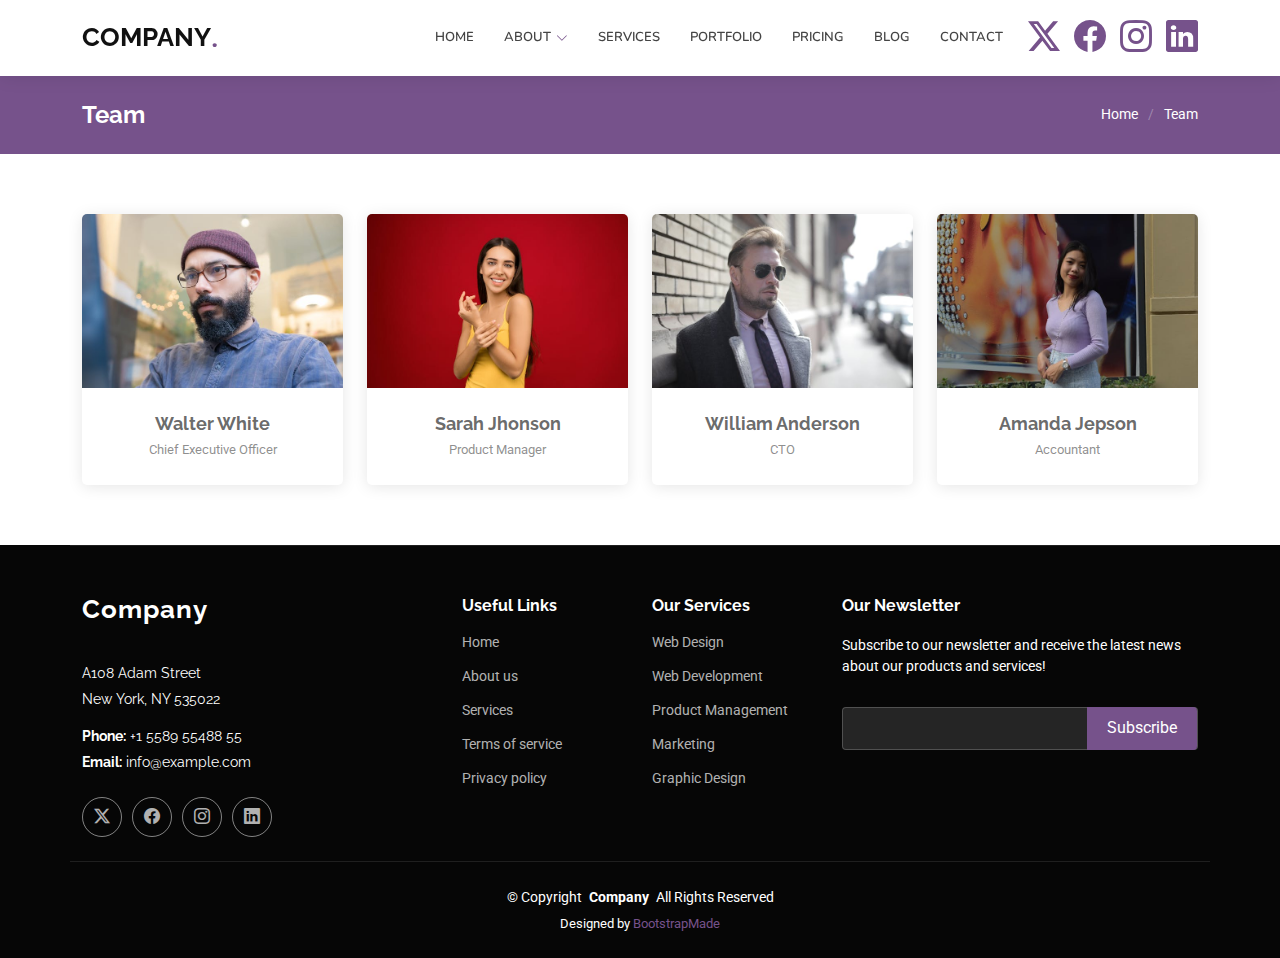
<file: team.html>
<!DOCTYPE html>
<html lang="en">

<head>
  <meta charset="utf-8">
  <meta content="width=device-width, initial-scale=1.0" name="viewport">
  <title>Team - Company Bootstrap Template</title>
  <meta name="description" content="">
  <meta name="keywords" content="">

  <!-- Favicons -->
  <link href="assets/img/favicon.png" rel="icon">
  <link href="assets/img/apple-touch-icon.png" rel="apple-touch-icon">

  <!-- Fonts -->
  <link href="https://fonts.googleapis.com" rel="preconnect">
  <link href="https://fonts.gstatic.com" rel="preconnect" crossorigin>
  <link href="https://fonts.googleapis.com/css2?family=Roboto:ital,wght@0,100;0,300;0,400;0,500;0,700;0,900;1,100;1,300;1,400;1,500;1,700;1,900&family=Raleway:ital,wght@0,100;0,200;0,300;0,400;0,500;0,600;0,700;0,800;0,900;1,100;1,200;1,300;1,400;1,500;1,600;1,700;1,800;1,900&family=Nunito:ital,wght@0,200;0,300;0,400;0,500;0,600;0,700;0,800;0,900;1,200;1,300;1,400;1,500;1,600;1,700;1,800;1,900&display=swap" rel="stylesheet">

  <!-- Vendor CSS Files -->
  <link href="assets/vendor/bootstrap/css/bootstrap.min.css" rel="stylesheet">
  <link href="assets/vendor/bootstrap-icons/bootstrap-icons.css" rel="stylesheet">
  <link href="assets/vendor/aos/aos.css" rel="stylesheet">
  <link href="assets/vendor/glightbox/css/glightbox.min.css" rel="stylesheet">
  <link href="assets/vendor/swiper/swiper-bundle.min.css" rel="stylesheet">

  <!-- Main CSS File -->
  <link href="assets/css/main.css" rel="stylesheet">

  <!-- =======================================================
  * Template Name: Company
  * Template URL: https://bootstrapmade.com/company-free-html-bootstrap-template/
  * Updated: Aug 07 2024 with Bootstrap v5.3.3
  * Author: BootstrapMade.com
  * License: https://bootstrapmade.com/license/
  ======================================================== -->
</head>

<body class="team-page">

  <header id="header" class="header d-flex align-items-center sticky-top">
    <div class="container position-relative d-flex align-items-center">

      <a href="index.html" class="logo d-flex align-items-center me-auto">
        <!-- Uncomment the line below if you also wish to use an image logo -->
        <!-- <img src="assets/img/logo.png" alt=""> -->
        <h1 class="sitename">Company</h1><span>.</span>
      </a>

      <nav id="navmenu" class="navmenu">
        <ul>
          <li><a href="#hero">Home</a></li>
          <li class="dropdown"><a href="about.html"><span>About</span> <i class="bi bi-chevron-down toggle-dropdown"></i></a>
            <ul>
              <li><a href="team.html" class="active">Team</a></li>
              <li><a href="testimonials.html">Testimonials</a></li>
              <li class="dropdown"><a href="#"><span>Deep Dropdown</span> <i class="bi bi-chevron-down toggle-dropdown"></i></a>
                <ul>
                  <li><a href="#">Deep Dropdown 1</a></li>
                  <li><a href="#">Deep Dropdown 2</a></li>
                  <li><a href="#">Deep Dropdown 3</a></li>
                  <li><a href="#">Deep Dropdown 4</a></li>
                  <li><a href="#">Deep Dropdown 5</a></li>
                </ul>
              </li>
            </ul>
          </li>
          <li><a href="services.html">Services</a></li>
          <li><a href="portfolio.html">Portfolio</a></li>
          <li><a href="pricing.html">Pricing</a></li>
          <li><a href="blog.html">Blog</a></li>
          <li><a href="contact.html">Contact</a></li>
        </ul>
        <i class="mobile-nav-toggle d-xl-none bi bi-list"></i>
      </nav>

      <div class="header-social-links">
        <a href="#" class="twitter"><i class="bi bi-twitter-x"></i></a>
        <a href="#" class="facebook"><i class="bi bi-facebook"></i></a>
        <a href="#" class="instagram"><i class="bi bi-instagram"></i></a>
        <a href="#" class="linkedin"><i class="bi bi-linkedin"></i></a>
      </div>

    </div>
  </header>

  <main class="main">

    <!-- Page Title -->
    <div class="page-title accent-background">
      <div class="container d-lg-flex justify-content-between align-items-center">
        <h1 class="mb-2 mb-lg-0">Team</h1>
        <nav class="breadcrumbs">
          <ol>
            <li><a href="index.html">Home</a></li>
            <li class="current">Team</li>
          </ol>
        </nav>
      </div>
    </div><!-- End Page Title -->

    <!-- Team Section -->
    <section id="team" class="team section">

      <div class="container">

        <div class="row gy-4">

          <div class="col-lg-3 col-md-6 d-flex align-items-stretch" data-aos="fade-up" data-aos-delay="100">
            <div class="team-member">
              <div class="member-img">
                <img src="assets/img/team/team-1.jpg" class="img-fluid" alt="">
                <div class="social">
                  <a href=""><i class="bi bi-twitter-x"></i></a>
                  <a href=""><i class="bi bi-facebook"></i></a>
                  <a href=""><i class="bi bi-instagram"></i></a>
                  <a href=""><i class="bi bi-linkedin"></i></a>
                </div>
              </div>
              <div class="member-info">
                <h4>Walter White</h4>
                <span>Chief Executive Officer</span>
              </div>
            </div>
          </div><!-- End Team Member -->

          <div class="col-lg-3 col-md-6 d-flex align-items-stretch" data-aos="fade-up" data-aos-delay="200">
            <div class="team-member">
              <div class="member-img">
                <img src="assets/img/team/team-2.jpg" class="img-fluid" alt="">
                <div class="social">
                  <a href=""><i class="bi bi-twitter-x"></i></a>
                  <a href=""><i class="bi bi-facebook"></i></a>
                  <a href=""><i class="bi bi-instagram"></i></a>
                  <a href=""><i class="bi bi-linkedin"></i></a>
                </div>
              </div>
              <div class="member-info">
                <h4>Sarah Jhonson</h4>
                <span>Product Manager</span>
              </div>
            </div>
          </div><!-- End Team Member -->

          <div class="col-lg-3 col-md-6 d-flex align-items-stretch" data-aos="fade-up" data-aos-delay="300">
            <div class="team-member">
              <div class="member-img">
                <img src="assets/img/team/team-3.jpg" class="img-fluid" alt="">
                <div class="social">
                  <a href=""><i class="bi bi-twitter-x"></i></a>
                  <a href=""><i class="bi bi-facebook"></i></a>
                  <a href=""><i class="bi bi-instagram"></i></a>
                  <a href=""><i class="bi bi-linkedin"></i></a>
                </div>
              </div>
              <div class="member-info">
                <h4>William Anderson</h4>
                <span>CTO</span>
              </div>
            </div>
          </div><!-- End Team Member -->

          <div class="col-lg-3 col-md-6 d-flex align-items-stretch" data-aos="fade-up" data-aos-delay="400">
            <div class="team-member">
              <div class="member-img">
                <img src="assets/img/team/team-4.jpg" class="img-fluid" alt="">
                <div class="social">
                  <a href=""><i class="bi bi-twitter-x"></i></a>
                  <a href=""><i class="bi bi-facebook"></i></a>
                  <a href=""><i class="bi bi-instagram"></i></a>
                  <a href=""><i class="bi bi-linkedin"></i></a>
                </div>
              </div>
              <div class="member-info">
                <h4>Amanda Jepson</h4>
                <span>Accountant</span>
              </div>
            </div>
          </div><!-- End Team Member -->

        </div>

      </div>

    </section><!-- /Team Section -->

  </main>

  <footer id="footer" class="footer dark-background">

    <div class="container footer-top">
      <div class="row gy-4">
        <div class="col-lg-4 col-md-6 footer-about">
          <a href="index.html" class="logo d-flex align-items-center">
            <span class="sitename">Company</span>
          </a>
          <div class="footer-contact pt-3">
            <p>A108 Adam Street</p>
            <p>New York, NY 535022</p>
            <p class="mt-3"><strong>Phone:</strong> <span>+1 5589 55488 55</span></p>
            <p><strong>Email:</strong> <span>info@example.com</span></p>
          </div>
          <div class="social-links d-flex mt-4">
            <a href=""><i class="bi bi-twitter-x"></i></a>
            <a href=""><i class="bi bi-facebook"></i></a>
            <a href=""><i class="bi bi-instagram"></i></a>
            <a href=""><i class="bi bi-linkedin"></i></a>
          </div>
        </div>

        <div class="col-lg-2 col-md-3 footer-links">
          <h4>Useful Links</h4>
          <ul>
            <li><a href="#">Home</a></li>
            <li><a href="#">About us</a></li>
            <li><a href="#">Services</a></li>
            <li><a href="#">Terms of service</a></li>
            <li><a href="#">Privacy policy</a></li>
          </ul>
        </div>

        <div class="col-lg-2 col-md-3 footer-links">
          <h4>Our Services</h4>
          <ul>
            <li><a href="#">Web Design</a></li>
            <li><a href="#">Web Development</a></li>
            <li><a href="#">Product Management</a></li>
            <li><a href="#">Marketing</a></li>
            <li><a href="#">Graphic Design</a></li>
          </ul>
        </div>

        <div class="col-lg-4 col-md-12 footer-newsletter">
          <h4>Our Newsletter</h4>
          <p>Subscribe to our newsletter and receive the latest news about our products and services!</p>
          <form action="forms/newsletter.php" method="post" class="php-email-form">
            <div class="newsletter-form"><input type="email" name="email"><input type="submit" value="Subscribe"></div>
            <div class="loading">Loading</div>
            <div class="error-message"></div>
            <div class="sent-message">Your subscription request has been sent. Thank you!</div>
          </form>
        </div>

      </div>
    </div>

    <div class="container copyright text-center mt-4">
      <p>© <span>Copyright</span> <strong class="px-1 sitename">Company</strong> <span>All Rights Reserved</span></p>
      <div class="credits">
        <!-- All the links in the footer should remain intact. -->
        <!-- You can delete the links only if you've purchased the pro version. -->
        <!-- Licensing information: https://bootstrapmade.com/license/ -->
        <!-- Purchase the pro version with working PHP/AJAX contact form: [buy-url] -->
        Designed by <a href="https://bootstrapmade.com/">BootstrapMade</a>
      </div>
    </div>

  </footer>

  <!-- Scroll Top -->
  <a href="#" id="scroll-top" class="scroll-top d-flex align-items-center justify-content-center"><i class="bi bi-arrow-up-short"></i></a>

  <!-- Preloader -->
  <div id="preloader"></div>

  <!-- Vendor JS Files -->
  <script src="assets/vendor/bootstrap/js/bootstrap.bundle.min.js"></script>
  <script src="assets/vendor/php-email-form/validate.js"></script>
  <script src="assets/vendor/aos/aos.js"></script>
  <script src="assets/vendor/glightbox/js/glightbox.min.js"></script>
  <script src="assets/vendor/imagesloaded/imagesloaded.pkgd.min.js"></script>
  <script src="assets/vendor/isotope-layout/isotope.pkgd.min.js"></script>
  <script src="assets/vendor/waypoints/noframework.waypoints.js"></script>
  <script src="assets/vendor/swiper/swiper-bundle.min.js"></script>

  <!-- Main JS File -->
  <script src="assets/js/main.js"></script>

</body>

</html>
</file>
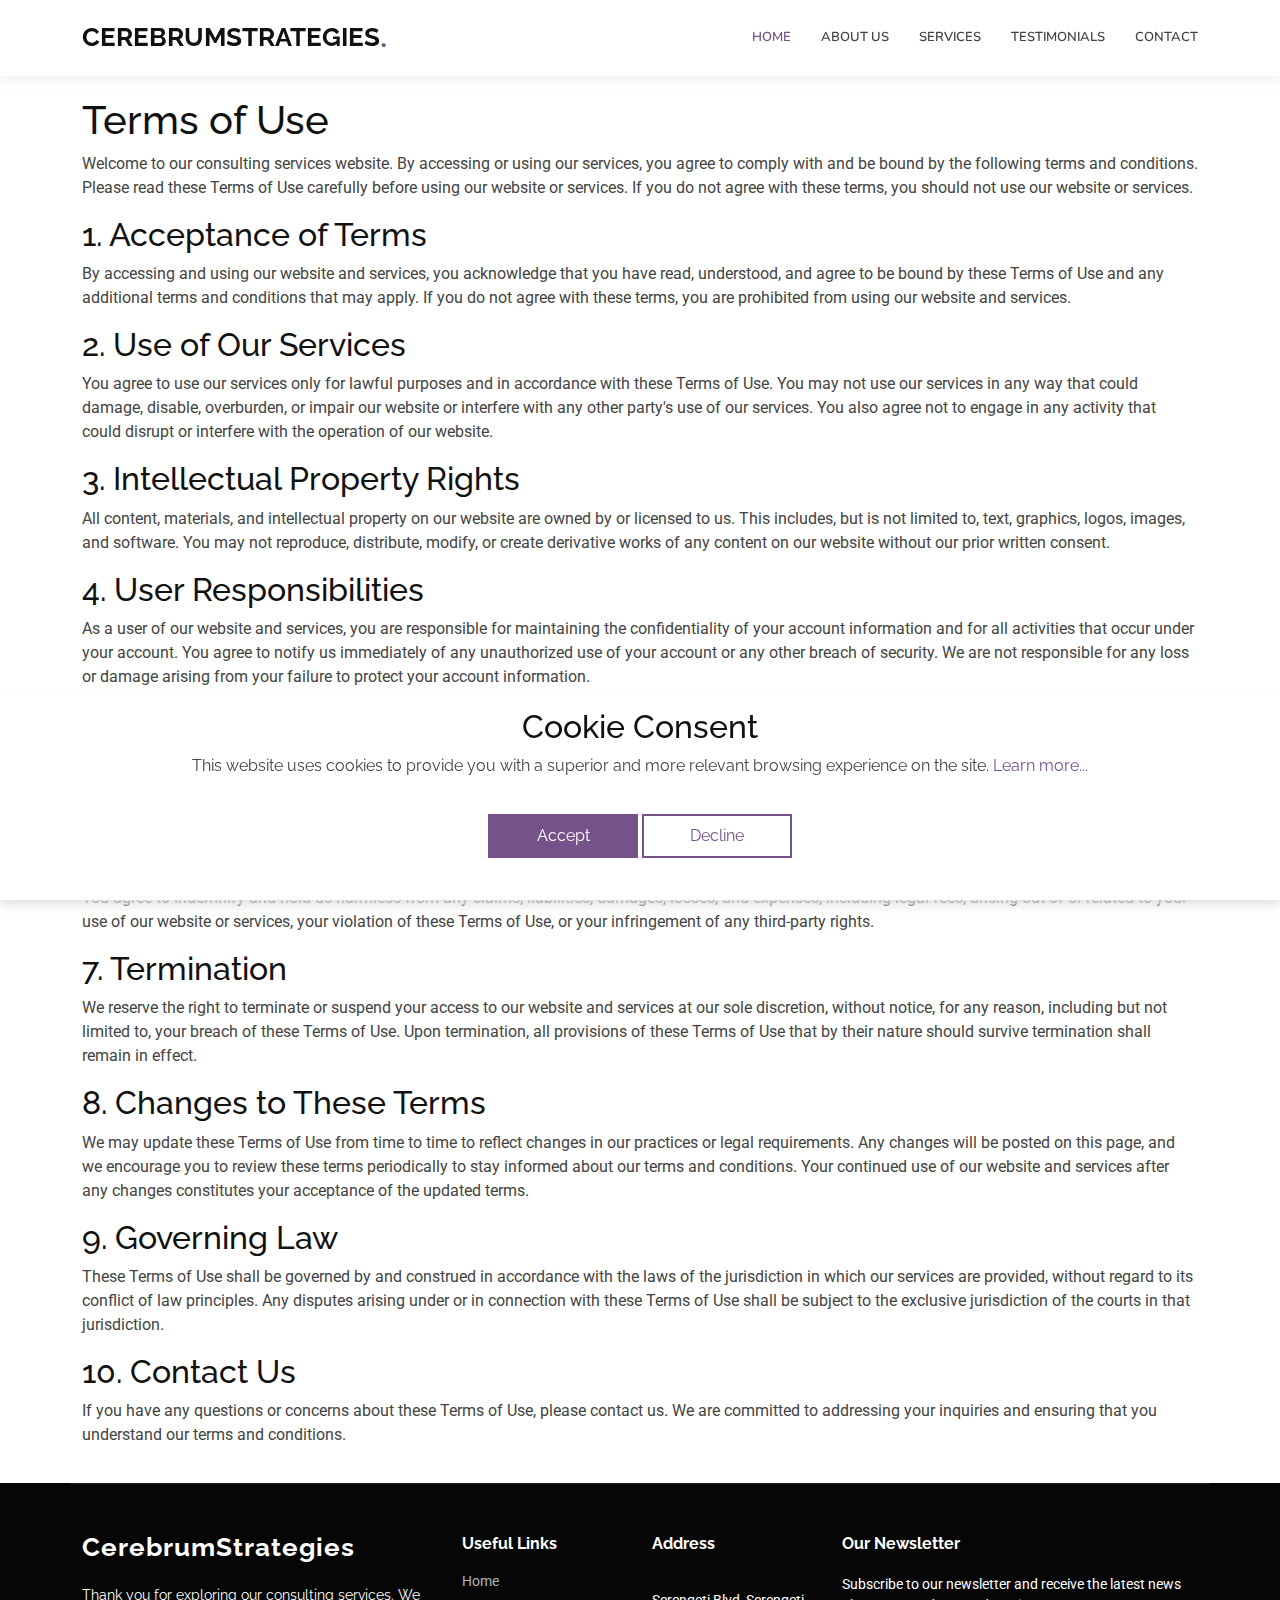
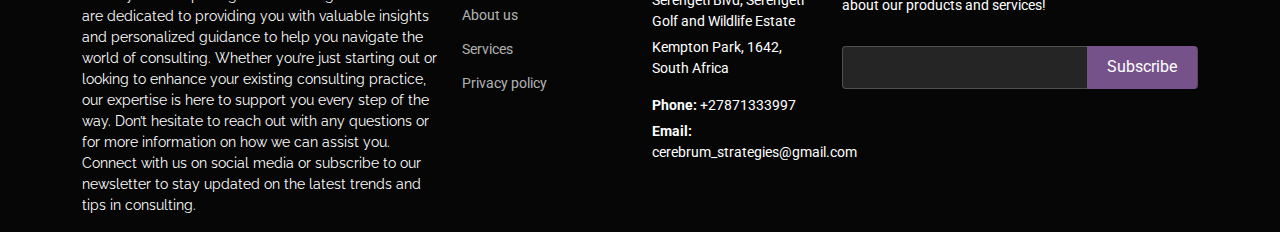
<file: terms-of-use.html>
<!DOCTYPE html>
<html lang="en">
    <head>
        <meta charset="utf-8" />
        <meta content="width=device-width, initial-scale=1.0" name="viewport" />
        <title>CerebrumStrategies</title>
        <meta name="description" content="" />
        <meta name="keywords" content="" />

        <!-- Favicons -->
        <link href="assets/img/favicon.png" rel="icon" />
        <link href="assets/img/apple-touch-icon.png" rel="apple-touch-icon" />

        <!-- Fonts -->
        <link href="https://fonts.googleapis.com" rel="preconnect" />
        <link href="https://fonts.gstatic.com" rel="preconnect" crossorigin />
        <link
            href="https://fonts.googleapis.com/css2?family=Roboto:ital,wght@0,100;0,300;0,400;0,500;0,700;0,900;1,100;1,300;1,400;1,500;1,700;1,900&family=Raleway:ital,wght@0,100;0,200;0,300;0,400;0,500;0,600;0,700;0,800;0,900;1,100;1,200;1,300;1,400;1,500;1,600;1,700;1,800;1,900&family=Nunito:ital,wght@0,200;0,300;0,400;0,500;0,600;0,700;0,800;0,900;1,200;1,300;1,400;1,500;1,600;1,700;1,800;1,900&display=swap"
            rel="stylesheet"
        />

        <!-- Vendor CSS Files -->
        <link
            href="assets/vendor/bootstrap/css/bootstrap.min.css"
            rel="stylesheet"
        />
        <link
            href="assets/vendor/bootstrap-icons/bootstrap-icons.css"
            rel="stylesheet"
        />
        <link href="assets/vendor/aos/aos.css" rel="stylesheet" />
        <link
            href="assets/vendor/glightbox/css/glightbox.min.css"
            rel="stylesheet"
        />
        <link
            href="assets/vendor/swiper/swiper-bundle.min.css"
            rel="stylesheet"
        />

        <!-- Main CSS File -->
        <link href="assets/css/main.css" rel="stylesheet" />
    </head>

    <body class="index-page">
        <header id="header" class="header d-flex align-items-center sticky-top">
            <div class="container position-relative d-flex align-items-center">
                <a
                    href="index.html"
                    class="logo d-flex align-items-center me-auto"
                >
                    <h1 class="sitename">CerebrumStrategies</h1>
                    <span>.</span>
                </a>

                <nav id="navmenu" class="navmenu">
                    <ul>
                        <li><a href="index.html" class="active">Home</a></li>
                        <li><a href="about.html">About us</a></li>
                        <li><a href="services.html">Services</a></li>
                        <li><a href="testimonials.html">Testimonials</a></li>
                        <li><a href="contact.html">Contact</a></li>
                    </ul>
                    <i class="mobile-nav-toggle d-xl-none bi bi-list"></i>
                </nav>
            </div>
        </header>
        <main>
            <article class="container additional-wrapper">
                <div class="page__content" style="padding: 20px 0px">
                    <h1>Terms of Use</h1>
                    <p>
                        Welcome to our consulting services website. By accessing
                        or using our services, you agree to comply with and be
                        bound by the following terms and conditions. Please read
                        these Terms of Use carefully before using our website or
                        services. If you do not agree with these terms, you
                        should not use our website or services.
                    </p>

                    <h2>1. Acceptance of Terms</h2>
                    <p>
                        By accessing and using our website and services, you
                        acknowledge that you have read, understood, and agree to
                        be bound by these Terms of Use and any additional terms
                        and conditions that may apply. If you do not agree with
                        these terms, you are prohibited from using our website
                        and services.
                    </p>

                    <h2>2. Use of Our Services</h2>
                    <p>
                        You agree to use our services only for lawful purposes
                        and in accordance with these Terms of Use. You may not
                        use our services in any way that could damage, disable,
                        overburden, or impair our website or interfere with any
                        other party's use of our services. You also agree not to
                        engage in any activity that could disrupt or interfere
                        with the operation of our website.
                    </p>

                    <h2>3. Intellectual Property Rights</h2>
                    <p>
                        All content, materials, and intellectual property on our
                        website are owned by or licensed to us. This includes,
                        but is not limited to, text, graphics, logos, images,
                        and software. You may not reproduce, distribute, modify,
                        or create derivative works of any content on our website
                        without our prior written consent.
                    </p>

                    <h2>4. User Responsibilities</h2>
                    <p>
                        As a user of our website and services, you are
                        responsible for maintaining the confidentiality of your
                        account information and for all activities that occur
                        under your account. You agree to notify us immediately
                        of any unauthorized use of your account or any other
                        breach of security. We are not responsible for any loss
                        or damage arising from your failure to protect your
                        account information.
                    </p>

                    <h2>5. Disclaimers and Limitation of Liability</h2>
                    <p>
                        Our website and services are provided on an "as-is" and
                        "as-available" basis. We make no warranties or
                        representations of any kind, express or implied,
                        regarding the operation or availability of our website
                        or the accuracy or completeness of any content. To the
                        fullest extent permitted by law, we disclaim all
                        warranties, express or implied, and shall not be liable
                        for any damages arising from your use of our website or
                        services.
                    </p>

                    <h2>6. Indemnification</h2>
                    <p>
                        You agree to indemnify and hold us harmless from any
                        claims, liabilities, damages, losses, and expenses,
                        including legal fees, arising out of or related to your
                        use of our website or services, your violation of these
                        Terms of Use, or your infringement of any third-party
                        rights.
                    </p>

                    <h2>7. Termination</h2>
                    <p>
                        We reserve the right to terminate or suspend your access
                        to our website and services at our sole discretion,
                        without notice, for any reason, including but not
                        limited to, your breach of these Terms of Use. Upon
                        termination, all provisions of these Terms of Use that
                        by their nature should survive termination shall remain
                        in effect.
                    </p>

                    <h2>8. Changes to These Terms</h2>
                    <p>
                        We may update these Terms of Use from time to time to
                        reflect changes in our practices or legal requirements.
                        Any changes will be posted on this page, and we
                        encourage you to review these terms periodically to stay
                        informed about our terms and conditions. Your continued
                        use of our website and services after any changes
                        constitutes your acceptance of the updated terms.
                    </p>

                    <h2>9. Governing Law</h2>
                    <p>
                        These Terms of Use shall be governed by and construed in
                        accordance with the laws of the jurisdiction in which
                        our services are provided, without regard to its
                        conflict of law principles. Any disputes arising under
                        or in connection with these Terms of Use shall be
                        subject to the exclusive jurisdiction of the courts in
                        that jurisdiction.
                    </p>

                    <h2>10. Contact Us</h2>
                    <p>
                        If you have any questions or concerns about these Terms
                        of Use, please contact us. We are committed to
                        addressing your inquiries and ensuring that you
                        understand our terms and conditions.
                    </p>
                </div>
            </article>
        </main>

        <footer id="footer" class="footer dark-background">
            <div class="container footer-top">
                <div class="row gy-4">
                    <div class="col-lg-4 col-md-6 footer-about">
                        <a
                            href="index.html"
                            class="logo d-flex align-items-center"
                        >
                            <span class="sitename">CerebrumStrategies</span>
                        </a>
                        <p>
                            Thank you for exploring our consulting services. We
                            are dedicated to providing you with valuable
                            insights and personalized guidance to help you
                            navigate the world of consulting. Whether you’re
                            just starting out or looking to enhance your
                            existing consulting practice, our expertise is here
                            to support you every step of the way. Don’t hesitate
                            to reach out with any questions or for more
                            information on how we can assist you. Connect with
                            us on social media or subscribe to our newsletter to
                            stay updated on the latest trends and tips in
                            consulting.
                        </p>
                    </div>

                    <div class="col-lg-2 col-md-3 footer-links">
                        <h4>Useful Links</h4>
                        <ul>
                            <li><a href="index.html">Home</a></li>
                            <li><a href="about.html">About us</a></li>
                            <li><a href="services.html">Services</a></li>
                            <li>
                                <a href="privacy-policy.html">Privacy policy</a>
                            </li>
                        </ul>
                    </div>

                    <div class="col-lg-2 col-md-3 footer-links">
                        <h4>Address</h4>
                        <div class="footer-contact pt-3">
                            <p>
                                Serengeti Blvd, Serengeti Golf and Wildlife
                                Estate
                            </p>
                            <p>Kempton Park, 1642, South Africa</p>
                            <p class="mt-3">
                                <strong>Phone:</strong>
                                <span>+27871333997</span>
                            </p>
                            <p>
                                <strong>Email:</strong>
                                <span>cerebrum_strategies@gmail.com</span>
                            </p>
                        </div>
                    </div>

                    <div class="col-lg-4 col-md-12 footer-newsletter">
                        <h4>Our Newsletter</h4>
                        <p>
                            Subscribe to our newsletter and receive the latest
                            news about our products and services!
                        </p>
                        <form
                            action="forms/newsletter.php"
                            method="post"
                            class="php-email-form"
                        >
                            <div class="newsletter-form">
                                <input
                                    type="email"
                                    id="email"
                                    name="email"
                                /><input
                                    type="submit"
                                    id="submit"
                                    onclick="sendForm()"
                                    value="Subscribe"
                                />
                            </div>
                            <div
                                id="result"
                                style="color: red; font-size: 12px"
                            ></div>
                            <div class="loading">Loading</div>
                            <div class="error-message"></div>
                            <div class="sent-message">
                                Subscribe to our newsletter and receive the
                                latest news about our consulting services!
                            </div>
                        </form>
                    </div>
                </div>
            </div>
        </footer>

        <!-- Scroll Top -->
        <a
            href="#"
            id="scroll-top"
            class="scroll-top d-flex align-items-center justify-content-center"
            ><i class="bi bi-arrow-up-short"></i
        ></a>

        <!-- Cookie banner -->
        <div class="cookie-wrapper show">
            <div>
                <i class="bx bx-cookie"></i>
                <h2 style="text-align: center">Cookie Consent</h2>
            </div>

            <div class="data">
                <p>
                    This website uses cookies to provide you with a superior and
                    more relevant browsing experience on the site.
                    <a href="privacy-policy.html">Learn more...</a>
                </p>
            </div>

            <div class="buttons">
                <button class="cookie-button" id="acceptBtn">Accept</button>
                <button class="cookie-button" id="declineBtn">Decline</button>
            </div>
        </div>
        <!-- End Cookie banner -->

        <!-- Preloader -->
        <div id="preloader"></div>

        <!-- Vendor JS Files -->
        <script src="assets/vendor/bootstrap/js/bootstrap.bundle.min.js"></script>
        <script src="assets/vendor/php-email-form/validate.js"></script>
        <script src="assets/vendor/aos/aos.js"></script>
        <script src="assets/vendor/glightbox/js/glightbox.min.js"></script>
        <script src="assets/vendor/imagesloaded/imagesloaded.pkgd.min.js"></script>
        <script src="assets/vendor/isotope-layout/isotope.pkgd.min.js"></script>
        <script src="assets/vendor/waypoints/noframework.waypoints.js"></script>
        <script src="assets/vendor/swiper/swiper-bundle.min.js"></script>

        <!-- Main JS File -->
        <script src="assets/js/main.js"></script>
        <script src="assets/js/contact-form.js"></script>
        <script src="assets/js/cookiebanner.js"></script>
    </body>
</html>
</file>
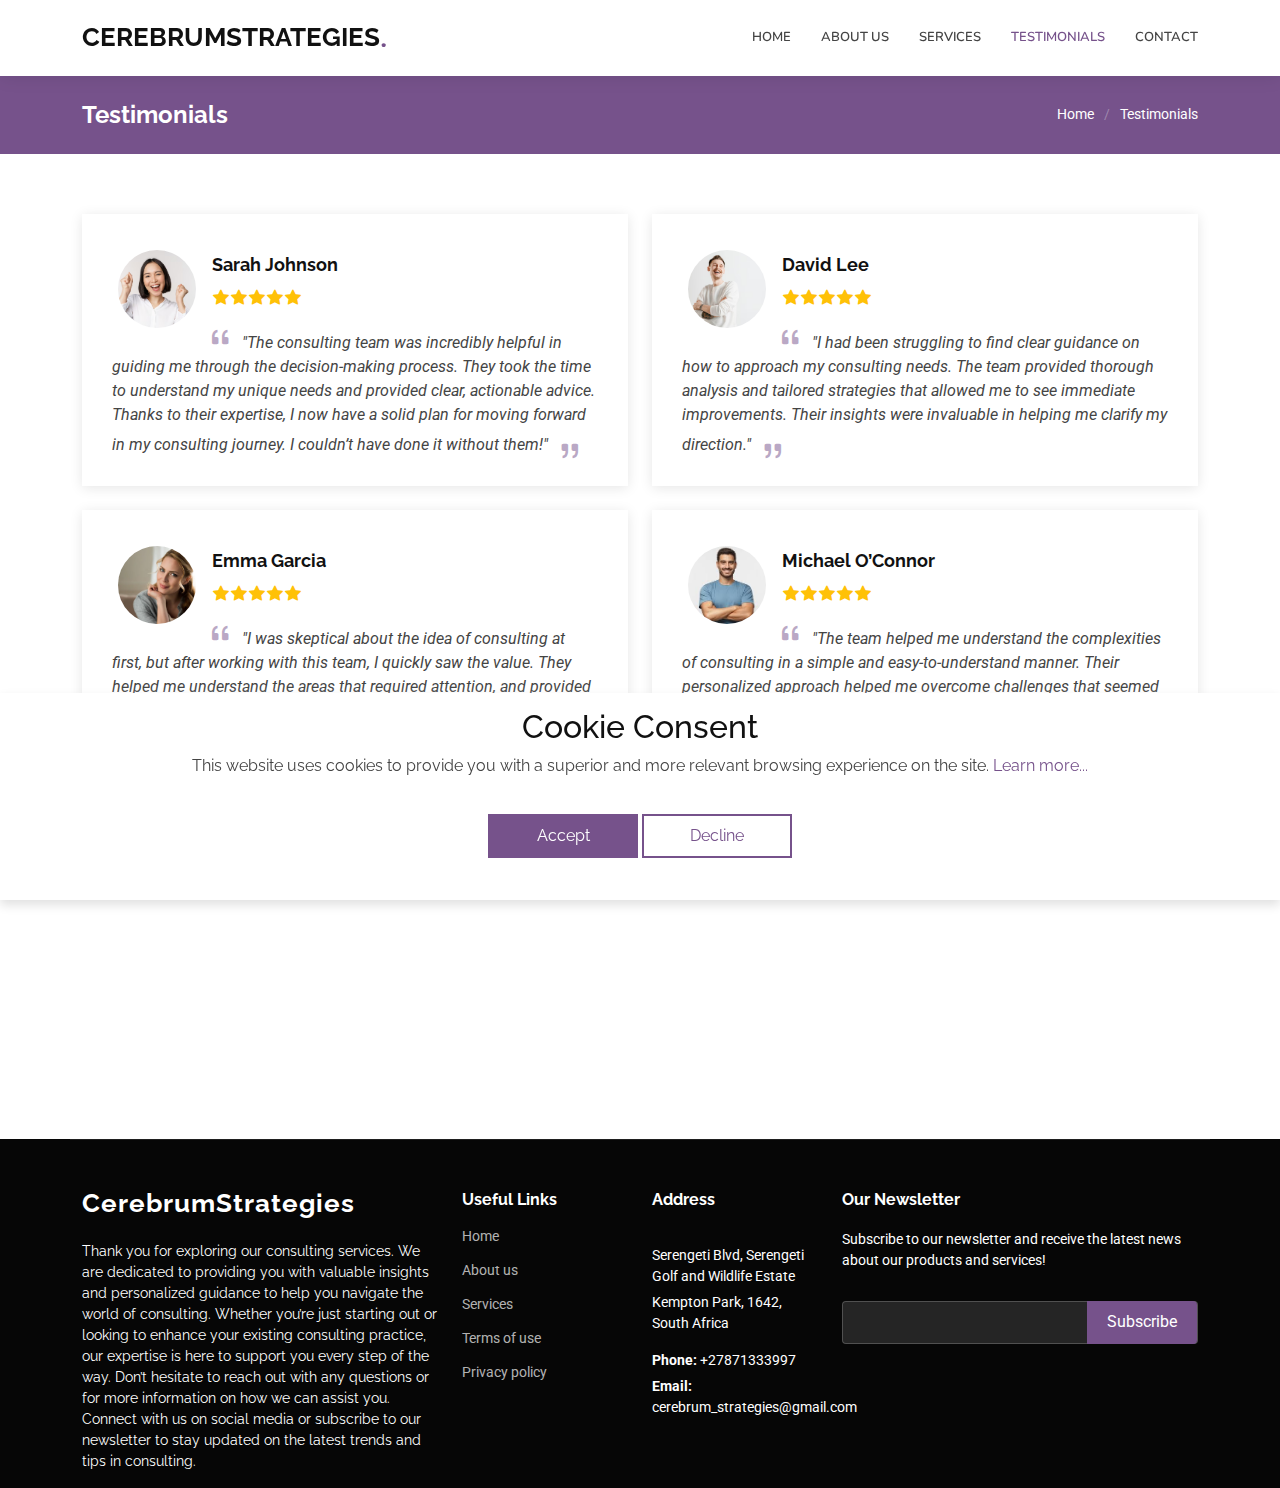
<file: testimonials.html>
<!DOCTYPE html>
<html lang="en">
    <head>
        <meta charset="utf-8" />
        <meta content="width=device-width, initial-scale=1.0" name="viewport" />
        <title>CerebrumStrategies</title>
        <meta name="description" content="" />
        <meta name="keywords" content="" />

        <!-- Favicons -->
        <link href="assets/img/favicon.png" rel="icon" />
        <link href="assets/img/apple-touch-icon.png" rel="apple-touch-icon" />

        <!-- Fonts -->
        <link href="https://fonts.googleapis.com" rel="preconnect" />
        <link href="https://fonts.gstatic.com" rel="preconnect" crossorigin />
        <link
            href="https://fonts.googleapis.com/css2?family=Roboto:ital,wght@0,100;0,300;0,400;0,500;0,700;0,900;1,100;1,300;1,400;1,500;1,700;1,900&family=Raleway:ital,wght@0,100;0,200;0,300;0,400;0,500;0,600;0,700;0,800;0,900;1,100;1,200;1,300;1,400;1,500;1,600;1,700;1,800;1,900&family=Nunito:ital,wght@0,200;0,300;0,400;0,500;0,600;0,700;0,800;0,900;1,200;1,300;1,400;1,500;1,600;1,700;1,800;1,900&display=swap"
            rel="stylesheet"
        />

        <!-- Vendor CSS Files -->
        <link
            href="assets/vendor/bootstrap/css/bootstrap.min.css"
            rel="stylesheet"
        />
        <link
            href="assets/vendor/bootstrap-icons/bootstrap-icons.css"
            rel="stylesheet"
        />
        <link href="assets/vendor/aos/aos.css" rel="stylesheet" />
        <link
            href="assets/vendor/glightbox/css/glightbox.min.css"
            rel="stylesheet"
        />
        <link
            href="assets/vendor/swiper/swiper-bundle.min.css"
            rel="stylesheet"
        />

        <!-- Main CSS File -->
        <link href="assets/css/main.css" rel="stylesheet" />
    </head>

    <body class="index-page">
        <header id="header" class="header d-flex align-items-center sticky-top">
            <div class="container position-relative d-flex align-items-center">
                <a
                    href="index.html"
                    class="logo d-flex align-items-center me-auto"
                >
                    <h1 class="sitename">CerebrumStrategies</h1>
                    <span>.</span>
                </a>

                <nav id="navmenu" class="navmenu">
                    <ul>
                        <li><a href="index.html">Home</a></li>
                        <li>
                            <a href="about.html">About us</a>
                        </li>
                        <li>
                            <a href="services.html">Services</a>
                        </li>
                        <li>
                            <a href="testimonials.html" class="active"
                                >Testimonials</a
                            >
                        </li>
                        <li><a href="contact.html">Contact</a></li>
                    </ul>
                    <i class="mobile-nav-toggle d-xl-none bi bi-list"></i>
                </nav>
            </div>
        </header>
        <main class="main">
            <!-- Page Title -->
            <div class="page-title accent-background">
                <div
                    class="container d-lg-flex justify-content-between align-items-center"
                >
                    <h1 class="mb-2 mb-lg-0">Testimonials</h1>
                    <nav class="breadcrumbs">
                        <ol>
                            <li><a href="index.html">Home</a></li>
                            <li class="current">Testimonials</li>
                        </ol>
                    </nav>
                </div>
            </div>
            <!-- End Page Title -->

            <!-- Testimonials Section -->
            <section id="testimonials" class="testimonials section">
                <div class="container">
                    <div class="row gy-4">
                        <div
                            class="col-lg-6"
                            data-aos="fade-up"
                            data-aos-delay="100"
                        >
                            <div class="testimonial-item">
                                <img
                                    src="assets/img/testimonials/testimonials-2.jpg"
                                    class="testimonial-img"
                                    alt=""
                                />
                                <h3>Sarah Johnson</h3>
                                <div class="stars">
                                    <i class="bi bi-star-fill"></i
                                    ><i class="bi bi-star-fill"></i
                                    ><i class="bi bi-star-fill"></i
                                    ><i class="bi bi-star-fill"></i
                                    ><i class="bi bi-star-fill"></i>
                                </div>
                                <p>
                                    <i class="bi bi-quote quote-icon-left"></i>
                                    <span>
                                        "The consulting team was incredibly
                                        helpful in guiding me through the
                                        decision-making process. They took the
                                        time to understand my unique needs and
                                        provided clear, actionable advice.
                                        Thanks to their expertise, I now have a
                                        solid plan for moving forward in my
                                        consulting journey. I couldn’t have done
                                        it without them!"
                                    </span>
                                    <i class="bi bi-quote quote-icon-right"></i>
                                </p>
                            </div>
                        </div>
                        <!-- End testimonial item -->

                        <div
                            class="col-lg-6"
                            data-aos="fade-up"
                            data-aos-delay="200"
                        >
                            <div class="testimonial-item">
                                <img
                                    src="assets/img/testimonials/testimonials-1.jpg"
                                    class="testimonial-img"
                                    alt=""
                                />
                                <h3>David Lee</h3>
                                <div class="stars">
                                    <i class="bi bi-star-fill"></i
                                    ><i class="bi bi-star-fill"></i
                                    ><i class="bi bi-star-fill"></i
                                    ><i class="bi bi-star-fill"></i
                                    ><i class="bi bi-star-fill"></i>
                                </div>
                                <p>
                                    <i class="bi bi-quote quote-icon-left"></i>
                                    <span>
                                        "I had been struggling to find clear
                                        guidance on how to approach my
                                        consulting needs. The team provided
                                        thorough analysis and tailored
                                        strategies that allowed me to see
                                        immediate improvements. Their insights
                                        were invaluable in helping me clarify my
                                        direction."
                                    </span>
                                    <i class="bi bi-quote quote-icon-right"></i>
                                </p>
                            </div>
                        </div>
                        <!-- End testimonial item -->

                        <div
                            class="col-lg-6"
                            data-aos="fade-up"
                            data-aos-delay="300"
                        >
                            <div class="testimonial-item">
                                <img
                                    src="assets/img/testimonials/testimonials-4.jpg"
                                    class="testimonial-img"
                                    alt=""
                                />
                                <h3>Emma Garcia</h3>
                                <div class="stars">
                                    <i class="bi bi-star-fill"></i
                                    ><i class="bi bi-star-fill"></i
                                    ><i class="bi bi-star-fill"></i
                                    ><i class="bi bi-star-fill"></i
                                    ><i class="bi bi-star-fill"></i>
                                </div>
                                <p>
                                    <i class="bi bi-quote quote-icon-left"></i>
                                    <span>
                                        "I was skeptical about the idea of
                                        consulting at first, but after working
                                        with this team, I quickly saw the value.
                                        They helped me understand the areas that
                                        required attention, and provided
                                        actionable insights. The advice they
                                        gave me is truly helping me optimize my
                                        processes."
                                    </span>
                                    <i class="bi bi-quote quote-icon-right"></i>
                                </p>
                            </div>
                        </div>
                        <!-- End testimonial item -->

                        <div
                            class="col-lg-6"
                            data-aos="fade-up"
                            data-aos-delay="400"
                        >
                            <div class="testimonial-item">
                                <img
                                    src="assets/img/testimonials/testimonials-3.jpg"
                                    class="testimonial-img"
                                    alt=""
                                />
                                <h3>Michael O’Connor</h3>
                                <div class="stars">
                                    <i class="bi bi-star-fill"></i
                                    ><i class="bi bi-star-fill"></i
                                    ><i class="bi bi-star-fill"></i
                                    ><i class="bi bi-star-fill"></i
                                    ><i class="bi bi-star-fill"></i>
                                </div>
                                <p>
                                    <i class="bi bi-quote quote-icon-left"></i>
                                    <span>
                                        "The team helped me understand the
                                        complexities of consulting in a simple
                                        and easy-to-understand manner. Their
                                        personalized approach helped me overcome
                                        challenges that seemed insurmountable
                                        before. I highly recommend their
                                        services to anyone looking to improve
                                        their business processes."
                                    </span>
                                    <i class="bi bi-quote quote-icon-right"></i>
                                </p>
                            </div>
                        </div>
                        <!-- End testimonial item -->

                        <div
                            class="col-lg-6"
                            data-aos="fade-up"
                            data-aos-delay="500"
                        >
                            <div class="testimonial-item">
                                <img
                                    src="assets/img/testimonials/testimonials-6.jpg"
                                    class="testimonial-img"
                                    alt=""
                                />
                                <h3>Olivia Brown</h3>
                                <div class="stars">
                                    <i class="bi bi-star-fill"></i
                                    ><i class="bi bi-star-fill"></i
                                    ><i class="bi bi-star-fill"></i
                                    ><i class="bi bi-star-fill"></i
                                    ><i class="bi bi-star-fill"></i>
                                </div>
                                <p>
                                    <i class="bi bi-quote quote-icon-left"></i>
                                    <span>
                                        "Working with this consulting team was a
                                        game-changer for my business. They
                                        helped me identify key areas where I
                                        could improve, and provided concrete
                                        strategies that I could implement
                                        immediately. I’ve already seen
                                        measurable results and I’m confident in
                                        my next steps."
                                    </span>
                                    <i class="bi bi-quote quote-icon-right"></i>
                                </p>
                            </div>
                        </div>
                        <!-- End testimonial item -->

                        <div
                            class="col-lg-6"
                            data-aos="fade-up"
                            data-aos-delay="600"
                        >
                            <div class="testimonial-item">
                                <img
                                    src="assets/img/testimonials/testimonials-5.jpg"
                                    class="testimonial-img"
                                    alt=""
                                />
                                <h3>James Patel</h3>
                                <div class="stars">
                                    <i class="bi bi-star-fill"></i
                                    ><i class="bi bi-star-fill"></i
                                    ><i class="bi bi-star-fill"></i
                                    ><i class="bi bi-star-fill"></i
                                    ><i class="bi bi-star-fill"></i>
                                </div>
                                <p>
                                    <i class="bi bi-quote quote-icon-left"></i>
                                    <span>
                                        "I was unsure of how to improve my
                                        business processes, but after working
                                        with this team, I feel much more
                                        confident. They provided me with
                                        insightful guidance and strategies that
                                        I could immediately apply. Their
                                        approach was clear, actionable, and
                                        incredibly effective."
                                    </span>
                                    <i class="bi bi-quote quote-icon-right"></i>
                                </p>
                            </div>
                        </div>
                        <!-- End testimonial item -->
                    </div>
                </div>
            </section>
            <!-- /Testimonials Section -->
        </main>

        <footer id="footer" class="footer dark-background">
            <div class="container footer-top">
                <div class="row gy-4">
                    <div class="col-lg-4 col-md-6 footer-about">
                        <a
                            href="index.html"
                            class="logo d-flex align-items-center"
                        >
                            <span class="sitename">CerebrumStrategies</span>
                        </a>
                        <p>
                            Thank you for exploring our consulting services. We
                            are dedicated to providing you with valuable
                            insights and personalized guidance to help you
                            navigate the world of consulting. Whether you’re
                            just starting out or looking to enhance your
                            existing consulting practice, our expertise is here
                            to support you every step of the way. Don’t hesitate
                            to reach out with any questions or for more
                            information on how we can assist you. Connect with
                            us on social media or subscribe to our newsletter to
                            stay updated on the latest trends and tips in
                            consulting.
                        </p>
                    </div>

                    <div class="col-lg-2 col-md-3 footer-links">
                        <h4>Useful Links</h4>
                        <ul>
                            <li><a href="index.html">Home</a></li>
                            <li><a href="about.html">About us</a></li>
                            <li><a href="services.html">Services</a></li>
                            <li>
                                <a href="terms-of-use.html">Terms of use</a>
                            </li>
                            <li>
                                <a href="privacy-policy.html">Privacy policy</a>
                            </li>
                        </ul>
                    </div>

                    <div class="col-lg-2 col-md-3 footer-links">
                        <h4>Address</h4>
                        <div class="footer-contact pt-3">
                            <p>
                                Serengeti Blvd, Serengeti Golf and Wildlife
                                Estate
                            </p>
                            <p>Kempton Park, 1642, South Africa</p>
                            <p class="mt-3">
                                <strong>Phone:</strong>
                                <span>+27871333997</span>
                            </p>
                            <p>
                                <strong>Email:</strong>
                                <span>cerebrum_strategies@gmail.com</span>
                            </p>
                        </div>
                    </div>

                    <div class="col-lg-4 col-md-12 footer-newsletter">
                        <h4>Our Newsletter</h4>
                        <p>
                            Subscribe to our newsletter and receive the latest
                            news about our products and services!
                        </p>
                        <form
                            action="forms/newsletter.php"
                            method="post"
                            class="php-email-form"
                        >
                            <div class="newsletter-form">
                                <input
                                    type="email"
                                    id="email"
                                    name="email"
                                /><input
                                    type="submit"
                                    id="submit"
                                    onclick="sendForm()"
                                    value="Subscribe"
                                />
                            </div>
                            <div
                                id="result"
                                style="color: red; font-size: 12px"
                            ></div>
                            <div class="loading">Loading</div>
                            <div class="error-message"></div>
                            <div class="sent-message">
                                Subscribe to our newsletter and receive the
                                latest news about our consulting services!
                            </div>
                        </form>
                    </div>
                </div>
            </div>
        </footer>

        <!-- Scroll Top -->
        <a
            href="#"
            id="scroll-top"
            class="scroll-top d-flex align-items-center justify-content-center"
            ><i class="bi bi-arrow-up-short"></i
        ></a>

        <!-- Cookie banner -->
        <div class="cookie-wrapper show">
            <div>
                <i class="bx bx-cookie"></i>
                <h2 style="text-align: center">Cookie Consent</h2>
            </div>

            <div class="data">
                <p>
                    This website uses cookies to provide you with a superior and
                    more relevant browsing experience on the site.
                    <a href="privacy-policy.html">Learn more...</a>
                </p>
            </div>

            <div class="buttons">
                <button class="cookie-button" id="acceptBtn">Accept</button>
                <button class="cookie-button" id="declineBtn">Decline</button>
            </div>
        </div>
        <!-- End Cookie banner -->

        <!-- Preloader -->
        <div id="preloader"></div>

        <!-- Vendor JS Files -->
        <script src="assets/vendor/bootstrap/js/bootstrap.bundle.min.js"></script>
        <script src="assets/vendor/php-email-form/validate.js"></script>
        <script src="assets/vendor/aos/aos.js"></script>
        <script src="assets/vendor/glightbox/js/glightbox.min.js"></script>
        <script src="assets/vendor/imagesloaded/imagesloaded.pkgd.min.js"></script>
        <script src="assets/vendor/isotope-layout/isotope.pkgd.min.js"></script>
        <script src="assets/vendor/waypoints/noframework.waypoints.js"></script>
        <script src="assets/vendor/swiper/swiper-bundle.min.js"></script>

        <!-- Main JS File -->
        <script src="assets/js/main.js"></script>
        <script src="assets/js/contact-form.js"></script>
        <script src="assets/js/cookiebanner.js"></script>
    </body>
</html>
</file>
<file: assets/css/main.css>
/*--------------------------------------------------------------
# Font & Color Variables
# Help: https://bootstrapmade.com/color-system/
--------------------------------------------------------------*/
/* Fonts */
:root {
    --default-font: 'Roboto', system-ui, -apple-system, 'Segoe UI', Roboto,
        'Helvetica Neue', Arial, 'Noto Sans', 'Liberation Sans', sans-serif,
        'Apple Color Emoji', 'Segoe UI Emoji', 'Segoe UI Symbol',
        'Noto Color Emoji';
    --heading-font: 'Raleway', sans-serif;
    --nav-font: 'Nunito', sans-serif;
}

/* Global Colors - The following color variables are used throughout the website. Updating them here will change the color scheme of the entire website */
:root {
    --background-color: #ffffff; /* Background color for the entire website, including individual sections */
    --default-color: #444444; /* Default color used for the majority of the text content across the entire website */
    --heading-color: #111111; /* Color for headings, subheadings and title throughout the website */
    --accent-color: #76528bff; /* Accent color that represents your brand on the website. It's used for buttons, links, and other elements that need to stand out */
    --surface-color: #ffffff; /* The surface color is used as a background of boxed elements within sections, such as cards, icon boxes, or other elements that require a visual separation from the global background. */
    --contrast-color: #ffffff; /* Contrast color for text, ensuring readability against backgrounds of accent, heading, or default colors. */
}

/* Nav Menu Colors - The following color variables are used specifically for the navigation menu. They are separate from the global colors to allow for more customization options */
:root {
    --nav-color: #444444; /* The default color of the main navmenu links */
    --nav-hover-color: #76528bff; /* Applied to main navmenu links when they are hovered over or active */
    --nav-mobile-background-color: #ffffff; /* Used as the background color for mobile navigation menu */
    --nav-dropdown-background-color: #ffffff; /* Used as the background color for dropdown items that appear when hovering over primary navigation items */
    --nav-dropdown-color: #444444; /* Used for navigation links of the dropdown items in the navigation menu. */
    --nav-dropdown-hover-color: #76528bff; /* Similar to --nav-hover-color, this color is applied to dropdown navigation links when they are hovered over. */
}

/* Color Presets - These classes override global colors when applied to any section or element, providing reuse of the sam color scheme. */

.light-background {
    --background-color: #f7f7f7;
    --surface-color: #ffffff;
}

.dark-background {
    --background-color: #060606;
    --default-color: #ffffff;
    --heading-color: #ffffff;
    --surface-color: #252525;
    --contrast-color: #ffffff;
}

.accent-background {
    --background-color: #76528bff;
    --default-color: #ffffff;
    --heading-color: #ffffff;
    --accent-color: #ffffff;
    --surface-color: #2ae149;
    --contrast-color: #ffffff;
}

/* Smooth scroll */
:root {
    scroll-behavior: smooth;
}

/*--------------------------------------------------------------
# General Styling & Shared Classes
--------------------------------------------------------------*/
body {
    color: var(--default-color);
    background-color: var(--background-color);
    font-family: var(--default-font);
}

a {
    color: var(--accent-color);
    text-decoration: none;
    transition: 0.3s;
}

a:hover {
    color: color-mix(in srgb, var(--accent-color), transparent 25%);
    text-decoration: none;
}

h1,
h2,
h3,
h4,
h5,
h6 {
    color: var(--heading-color);
    font-family: var(--heading-font);
}

/* PHP Email Form Messages
------------------------------*/
.php-email-form .error-message {
    display: none;
    background: #df1529;
    color: #ffffff;
    text-align: left;
    padding: 15px;
    margin-bottom: 24px;
    font-weight: 600;
}

.php-email-form .sent-message {
    display: none;
    color: #ffffff;
    background: #059652;
    text-align: center;
    padding: 15px;
    margin-bottom: 24px;
    font-weight: 600;
}

.php-email-form .loading {
    display: none;
    background: var(--surface-color);
    text-align: center;
    padding: 15px;
    margin-bottom: 24px;
}

.php-email-form .loading:before {
    content: '';
    display: inline-block;
    border-radius: 50%;
    width: 24px;
    height: 24px;
    margin: 0 10px -6px 0;
    border: 3px solid var(--accent-color);
    border-top-color: var(--surface-color);
    animation: php-email-form-loading 1s linear infinite;
}

@keyframes php-email-form-loading {
    0% {
        transform: rotate(0deg);
    }

    100% {
        transform: rotate(360deg);
    }
}

/*--------------------------------------------------------------
# Global Header
--------------------------------------------------------------*/
.header {
    color: var(--default-color);
    background-color: var(--background-color);
    padding: 10px 0;
    transition: all 0.5s;
    z-index: 997;
    box-shadow: 0px 0 18px rgba(0, 0, 0, 0.1);
}

.header .logo {
    line-height: 1;
}

.header .logo img {
    max-height: 36px;
    margin-right: 8px;
}

.header .logo h1 {
    font-size: 26px;
    margin: 0;
    font-weight: 700;
    text-transform: uppercase;
    color: var(--heading-color);
}

.header .logo span {
    color: var(--accent-color);
    font-size: 26px;
    font-weight: 700;
}

.header .header-social-links {
    padding: 0 0 0 15px;
}

.header .header-social-links a {
    color: color-mix(in srgb, var(--default-color), transparent 40%);
    padding-left: 10px;
    display: inline-block;
    transition: 0.3s;
    font-size: 16px;
}

.header .header-social-links a:hover {
    color: var(--accent-color);
}

.header .header-social-links a i {
    line-height: 0px;
}

@media (max-width: 1200px) {
    .header .logo {
        order: 1;
    }

    .header .logo h1 {
        font-size: 24px;
    }

    .header .header-social-links {
        order: 2;
        padding: 0 15px 0 0;
    }

    .header .navmenu {
        order: 3;
    }
}

/*--------------------------------------------------------------
# Navigation Menu
--------------------------------------------------------------*/
/* Navmenu - Desktop */
@media (min-width: 1200px) {
    .navmenu {
        padding: 0;
    }

    .navmenu ul {
        margin: 0;
        padding: 0;
        display: flex;
        list-style: none;
        align-items: center;
    }

    .navmenu li {
        position: relative;
    }

    .navmenu a,
    .navmenu a:focus {
        color: var(--nav-color);
        padding: 18px 15px;
        font-size: 13px;
        font-family: var(--nav-font);
        text-transform: uppercase;
        font-weight: 600;
        display: flex;
        align-items: center;
        justify-content: space-between;
        white-space: nowrap;
        transition: 0.3s;
    }

    .navmenu a i,
    .navmenu a:focus i {
        font-size: 12px;
        line-height: 0;
        margin-left: 5px;
        transition: 0.3s;
    }

    .navmenu li:last-child a {
        padding-right: 0;
    }

    .navmenu li:hover > a,
    .navmenu .active,
    .navmenu .active:focus {
        color: var(--nav-hover-color);
    }

    .navmenu .dropdown ul {
        margin: 0;
        padding: 10px 0;
        background: var(--nav-dropdown-background-color);
        display: block;
        position: absolute;
        visibility: hidden;
        left: 14px;
        top: 130%;
        opacity: 0;
        transition: 0.3s;
        border-radius: 4px;
        z-index: 99;
        box-shadow: 0px 0px 30px rgba(0, 0, 0, 0.1);
    }

    .navmenu .dropdown ul li {
        min-width: 200px;
    }

    .navmenu .dropdown ul a {
        padding: 10px 20px;
        font-size: 15px;
        text-transform: none;
        color: var(--nav-dropdown-color);
    }

    .navmenu .dropdown ul a i {
        font-size: 12px;
    }

    .navmenu .dropdown ul a:hover,
    .navmenu .dropdown ul .active:hover,
    .navmenu .dropdown ul li:hover > a {
        color: var(--nav-dropdown-hover-color);
    }

    .navmenu .dropdown:hover > ul {
        opacity: 1;
        top: 100%;
        visibility: visible;
    }

    .navmenu .dropdown .dropdown ul {
        top: 0;
        left: -90%;
        visibility: hidden;
    }

    .navmenu .dropdown .dropdown:hover > ul {
        opacity: 1;
        top: 0;
        left: -100%;
        visibility: visible;
    }
}

/* Navmenu - Mobile */
@media (max-width: 1199px) {
    .mobile-nav-toggle {
        color: var(--nav-color);
        font-size: 28px;
        line-height: 0;
        margin-right: 10px;
        cursor: pointer;
        transition: color 0.3s;
    }

    .navmenu {
        padding: 0;
        z-index: 9997;
    }

    .navmenu ul {
        display: none;
        list-style: none;
        position: absolute;
        inset: 60px 20px 20px 20px;
        padding: 10px 0;
        margin: 0;
        border-radius: 6px;
        background-color: var(--nav-mobile-background-color);
        overflow-y: auto;
        transition: 0.3s;
        z-index: 9998;
        box-shadow: 0px 0px 30px rgba(0, 0, 0, 0.1);
    }

    .navmenu a,
    .navmenu a:focus {
        color: var(--nav-dropdown-color);
        padding: 10px 20px;
        font-family: var(--nav-font);
        font-size: 17px;
        font-weight: 500;
        display: flex;
        align-items: center;
        justify-content: space-between;
        white-space: nowrap;
        transition: 0.3s;
    }

    .navmenu a i,
    .navmenu a:focus i {
        font-size: 12px;
        line-height: 0;
        margin-left: 5px;
        width: 30px;
        height: 30px;
        display: flex;
        align-items: center;
        justify-content: center;
        border-radius: 50%;
        transition: 0.3s;
        background-color: color-mix(
            in srgb,
            var(--accent-color),
            transparent 90%
        );
    }

    .navmenu a i:hover,
    .navmenu a:focus i:hover {
        background-color: var(--accent-color);
        color: var(--contrast-color);
    }

    .navmenu a:hover,
    .navmenu .active,
    .navmenu .active:focus {
        color: var(--nav-dropdown-hover-color);
    }

    .navmenu .active i,
    .navmenu .active:focus i {
        background-color: var(--accent-color);
        color: var(--contrast-color);
        transform: rotate(180deg);
    }

    .navmenu .dropdown ul {
        position: static;
        display: none;
        z-index: 99;
        padding: 10px 0;
        margin: 10px 20px;
        background-color: var(--nav-dropdown-background-color);
        border: 1px solid
            color-mix(in srgb, var(--default-color), transparent 90%);
        box-shadow: none;
        transition: all 0.5s ease-in-out;
    }

    .navmenu .dropdown ul ul {
        background-color: rgba(33, 37, 41, 0.1);
    }

    .navmenu .dropdown > .dropdown-active {
        display: block;
        background-color: rgba(33, 37, 41, 0.03);
    }

    .mobile-nav-active {
        overflow: hidden;
    }

    .mobile-nav-active .mobile-nav-toggle {
        color: #fff;
        position: absolute;
        font-size: 32px;
        top: 15px;
        right: 15px;
        margin-right: 0;
        z-index: 9999;
    }

    .mobile-nav-active .navmenu {
        position: fixed;
        overflow: hidden;
        inset: 0;
        background: rgba(33, 37, 41, 0.8);
        transition: 0.3s;
    }

    .mobile-nav-active .navmenu > ul {
        display: block;
    }
}

/*--------------------------------------------------------------
# Global Footer
--------------------------------------------------------------*/
.footer {
    color: var(--default-color);
    background-color: var(--background-color);
    font-size: 14px;
    position: relative;
}

.footer .footer-top {
    padding-top: 50px;
    border-top: 1px solid
        color-mix(in srgb, var(--default-color), transparent 90%);
}

.footer .footer-about .logo {
    line-height: 1;
    margin-bottom: 25px;
}

.footer .footer-about .logo img {
    max-height: 40px;
    margin-right: 6px;
}

.footer .footer-about .logo span {
    font-size: 26px;
    font-weight: 700;
    letter-spacing: 1px;
    font-family: var(--heading-font);
    color: var(--heading-color);
}

.footer .footer-about p {
    font-size: 14px;
    font-family: var(--heading-font);
}

.footer .social-links a {
    display: flex;
    align-items: center;
    justify-content: center;
    width: 40px;
    height: 40px;
    border-radius: 50%;
    border: 1px solid color-mix(in srgb, var(--default-color), transparent 50%);
    font-size: 16px;
    color: color-mix(in srgb, var(--default-color), transparent 30%);
    margin-right: 10px;
    transition: 0.3s;
}

.footer .social-links a:hover {
    color: var(--accent-color);
    border-color: var(--accent-color);
}

.footer h4 {
    font-size: 16px;
    font-weight: bold;
    position: relative;
    padding-bottom: 12px;
}

.footer .footer-links {
    margin-bottom: 30px;
}

.footer .footer-links ul {
    list-style: none;
    padding: 0;
    margin: 0;
}

.footer .footer-links ul i {
    padding-right: 2px;
    font-size: 12px;
    line-height: 0;
}

.footer .footer-links ul li {
    padding: 10px 0;
    display: flex;
    align-items: center;
}

.footer .footer-links ul li:first-child {
    padding-top: 0;
}

.footer .footer-links ul a {
    color: color-mix(in srgb, var(--default-color), transparent 30%);
    display: inline-block;
    line-height: 1;
}

.footer .footer-links ul a:hover {
    color: var(--accent-color);
}

.footer .footer-contact p {
    margin-bottom: 5px;
}

.footer .footer-newsletter .newsletter-form {
    margin-top: 30px;
    margin-bottom: 15px;
    padding: 6px 8px;
    position: relative;
    border-radius: 4px;
    border: 1px solid color-mix(in srgb, var(--default-color), transparent 80%);
    display: flex;
    background-color: var(--surface-color);
    transition: 0.3s;
}

.footer .footer-newsletter .newsletter-form:focus-within {
    border-color: var(--accent-color);
}

.footer .footer-newsletter .newsletter-form input[type='email'] {
    border: 0;
    padding: 4px;
    width: 100%;
    background-color: var(--surface-color);
    color: var(--default-color);
}

.footer .footer-newsletter .newsletter-form input[type='email']:focus-visible {
    outline: none;
}

.footer .footer-newsletter .newsletter-form input[type='submit'] {
    border: 0;
    font-size: 16px;
    padding: 0 20px;
    margin: -7px -8px -7px 0;
    background: var(--accent-color);
    color: var(--contrast-color);
    transition: 0.3s;
    border-radius: 0 4px 4px 0;
}

.footer .footer-newsletter .newsletter-form input[type='submit']:hover {
    background: color-mix(in srgb, var(--accent-color), transparent 20%);
}

.footer .copyright {
    padding: 25px 0;
    border-top: 1px solid
        color-mix(in srgb, var(--default-color), transparent 90%);
}

.footer .copyright p {
    margin-bottom: 0;
}

.footer .credits {
    margin-top: 6px;
    font-size: 13px;
}

/*--------------------------------------------------------------
# Preloader
--------------------------------------------------------------*/
#preloader {
    position: fixed;
    inset: 0;
    z-index: 999999;
    overflow: hidden;
    background: var(--background-color);
    transition: all 0.6s ease-out;
}

#preloader:before {
    content: '';
    position: fixed;
    top: calc(50% - 30px);
    left: calc(50% - 30px);
    border: 6px solid #ffffff;
    border-color: var(--accent-color) transparent var(--accent-color)
        transparent;
    border-radius: 50%;
    width: 60px;
    height: 60px;
    animation: animate-preloader 1.5s linear infinite;
}

@keyframes animate-preloader {
    0% {
        transform: rotate(0deg);
    }

    100% {
        transform: rotate(360deg);
    }
}

/*--------------------------------------------------------------
# Scroll Top Button
--------------------------------------------------------------*/
.scroll-top {
    position: fixed;
    visibility: hidden;
    opacity: 0;
    right: 15px;
    bottom: 15px;
    z-index: 99999;
    background-color: var(--accent-color);
    width: 40px;
    height: 40px;
    border-radius: 4px;
    transition: all 0.4s;
}

.scroll-top i {
    font-size: 24px;
    color: var(--contrast-color);
    line-height: 0;
}

.scroll-top:hover {
    background-color: color-mix(in srgb, var(--accent-color), transparent 20%);
    color: var(--contrast-color);
}

.scroll-top.active {
    visibility: visible;
    opacity: 1;
}

/*--------------------------------------------------------------
# Disable aos animation delay on mobile devices
--------------------------------------------------------------*/
@media screen and (max-width: 768px) {
    [data-aos-delay] {
        transition-delay: 0 !important;
    }
}

/*--------------------------------------------------------------
# Global Page Titles & Breadcrumbs
--------------------------------------------------------------*/
.page-title {
    color: var(--default-color);
    background-color: var(--background-color);
    padding: 25px 0;
    position: relative;
}

.page-title h1 {
    font-size: 24px;
    font-weight: 700;
}

.page-title .breadcrumbs ol {
    display: flex;
    flex-wrap: wrap;
    list-style: none;
    padding: 0;
    margin: 0;
    font-size: 14px;
    font-weight: 400;
}

.page-title .breadcrumbs ol li + li {
    padding-left: 10px;
}

.page-title .breadcrumbs ol li + li::before {
    content: '/';
    display: inline-block;
    padding-right: 10px;
    color: color-mix(in srgb, var(--default-color), transparent 70%);
}

/*--------------------------------------------------------------
# Global Sections
--------------------------------------------------------------*/
section,
.section {
    color: var(--default-color);
    background-color: var(--background-color);
    padding: 60px 0;
    scroll-margin-top: 100px;
    overflow: clip;
}

@media (max-width: 1199px) {
    section,
    .section {
        scroll-margin-top: 66px;
    }
}

/*--------------------------------------------------------------
# Global Section Titles
--------------------------------------------------------------*/
.section-title {
    text-align: center;
    padding-bottom: 60px;
    position: relative;
}

.section-title h2 {
    font-size: 32px;
    font-weight: 700;
    margin-bottom: 20px;
    text-transform: uppercase;
    padding-bottom: 20px;
    position: relative;
}

.section-title h2:after {
    content: '';
    position: absolute;
    display: block;
    width: 50px;
    height: 3px;
    background: var(--accent-color);
    left: 0;
    right: 0;
    bottom: 0;
    margin: auto;
}

.section-title p {
    margin-bottom: 0;
}

/*--------------------------------------------------------------
# Hero Section
--------------------------------------------------------------*/
.hero {
    padding: 0;
}

.hero .carousel {
    width: 100%;
    min-height: calc(100vh - 75px);
    padding: 0;
    margin: 0;
    position: relative;
}

@media (max-height: 500px), (max-width: 1200px) {
    .hero .carousel {
        min-height: calc(100vh - 48px);
    }
}

.hero img {
    position: absolute;
    inset: 0;
    display: block;
    width: 100%;
    height: 100%;
    object-fit: cover;
    z-index: 1;
}

.hero .carousel-item {
    position: absolute;
    inset: 0;
    background-size: cover;
    background-position: center;
    background-repeat: no-repeat;
    display: flex;
    justify-content: center;
    align-items: flex-end;
}

.hero .container {
    background: color-mix(in srgb, var(--surface-color), transparent 40%);
    position: relative;
    text-align: center;
    padding-top: 30px;
    padding-bottom: 30px;
    margin-bottom: 50px;
    border: 4px solid var(--accent-color);
    z-index: 3;
}

@media (max-width: 1200px) {
    .hero .container {
        margin-left: 50px;
        margin-right: 50px;
    }
}

.hero h2 {
    margin-bottom: 20px;
    font-size: 36px;
    font-weight: 700;
}

@media (max-width: 768px) {
    .hero h2 {
        font-size: 30px;
    }
}

.hero .btn-get-started {
    font-weight: 500;
    font-size: 15px;
    letter-spacing: 1px;
    display: inline-block;
    padding: 8px 32px;
    transition: 0.5s;
    margin: 10px;
    border-radius: 4px;
    color: var(--contrast-color);
    border: 2px solid var(--accent-color);
}

.hero .btn-get-started:hover {
    background: var(--accent-color);
    color: var(--contrast-color);
}

.hero .carousel-control-prev {
    justify-content: start;
}

@media (min-width: 640px) {
    .hero .carousel-control-prev {
        padding-left: 15px;
    }
}

.hero .carousel-control-next {
    justify-content: end;
}

@media (min-width: 640px) {
    .hero .carousel-control-next {
        padding-right: 15px;
    }
}

.hero .carousel-control-next-icon,
.hero .carousel-control-prev-icon {
    background: none;
    font-size: 26px;
    line-height: 0;
    background: color-mix(in srgb, var(--default-color), transparent 90%);
    border-radius: 50px;
    color: var(--contrast-color);
    transition: 0.3s;
    width: 54px;
    height: 54px;
    display: flex;
    align-items: center;
    justify-content: center;
}

.hero .carousel-control-prev,
.hero .carousel-control-next {
    transition: 0.3s;
    opacity: 0.5;
}

.hero .carousel-control-prev:focus,
.hero .carousel-control-next:focus {
    opacity: 0.5;
}

.hero .carousel-control-prev:hover,
.hero .carousel-control-next:hover {
    opacity: 0.9;
}

.hero .carousel-control-prev:hover .carousel-control-next-icon,
.hero .carousel-control-prev:hover .carousel-control-prev-icon,
.hero .carousel-control-next:hover .carousel-control-next-icon,
.hero .carousel-control-next:hover .carousel-control-prev-icon {
    background: var(--accent-color);
    color: var(--default-color);
}

.hero .carousel-indicators li {
    cursor: pointer;
    background: var(--default-color);
    overflow: hidden;
    border: 0;
    width: 12px;
    height: 12px;
    border-radius: 50px;
    opacity: 0.6;
    transition: 0.3s;
}

.hero .carousel-indicators li.active {
    opacity: 1;
    background: var(--accent-color);
}

/*--------------------------------------------------------------
# About Section
--------------------------------------------------------------*/
.about .inner-title {
    font-size: 2.75rem;
    font-weight: 700;
    margin: 30px 0;
}

@media (min-width: 991px) {
    .about .inner-title {
        max-width: 65%;
        margin: 0 0 80px 0;
    }
}

.about .our-story {
    padding: 40px;
    background-color: color-mix(in srgb, var(--default-color), transparent 96%);
}

@media (min-width: 991px) {
    .about .our-story {
        padding-right: 35%;
    }
}

.about .our-story h4 {
    text-transform: uppercase;
    font-size: 1.1rem;
    color: color-mix(in srgb, var(--default-color), transparent 50%);
}

.about .our-story h3 {
    font-size: 2.25rem;
    font-weight: 700;
    color: color-mix(in srgb, var(--default-color), transparent 20%);
}

.about .our-story p:last-child {
    margin-bottom: 0;
}

.about ul {
    list-style: none;
    padding: 0;
    font-size: 15px;
}

.about ul li {
    padding: 5px 0;
    display: flex;
    align-items: center;
}

.about ul i {
    font-size: 1.25rem;
    margin-right: 0.5rem;
    line-height: 1.2;
    color: var(--accent-color);
}

.about .watch-video i {
    font-size: 2rem;
    transition: 0.3s;
    color: var(--accent-color);
}

.about .watch-video a {
    font-weight: 600;
    color: color-mix(in srgb, var(--default-color), transparent 20%);
    margin-left: 8px;
    transition: 0.3s;
}

.about .watch-video:hover a {
    color: var(--accent-color);
}

.about .about-img {
    min-height: 400px;
    position: relative;
}

@media (min-width: 992px) {
    .about .about-img {
        position: absolute;
        top: 0;
        right: 0;
        min-height: 600px;
    }
}

.about .about-img img {
    position: absolute;
    inset: 0;
    display: block;
    width: 100%;
    height: 100%;
    object-fit: cover;
    object-position: center;
    z-index: 1;
}

/*--------------------------------------------------------------
# Services Section
--------------------------------------------------------------*/
.services .service-item {
    background-color: var(--surface-color);
    box-shadow: 0px 5px 90px 0px rgba(0, 0, 0, 0.1);
    height: 100%;
    padding: 60px 30px;
    text-align: center;
    transition: 0.3s;
    border-radius: 5px;
}

.services .service-item .icon {
    margin: 0 auto;
    width: 100px;
    height: 100px;
    display: flex;
    align-items: center;
    justify-content: center;
    transition: ease-in-out 0.3s;
    position: relative;
}

.services .service-item .icon i {
    font-size: 36px;
    transition: 0.5s;
    position: relative;
}

.services .service-item .icon svg {
    position: absolute;
    top: 0;
    left: 0;
}

.services .service-item .icon svg path {
    transition: 0.5s;
    fill: color-mix(in srgb, var(--default-color), transparent 95%);
}

.services .service-item h3 {
    font-weight: 700;
    margin: 10px 0 15px 0;
    font-size: 22px;
}

.services .service-item p {
    line-height: 24px;
    font-size: 14px;
    margin-bottom: 0;
}

.services .service-item:hover {
    box-shadow: 0px 5px 35px 0px rgba(0, 0, 0, 0.1);
}

.services .service-item.item-cyan i {
    color: #0dcaf0;
}

.services .service-item.item-cyan:hover .icon i {
    color: #fff;
}

.services .service-item.item-cyan:hover .icon path {
    fill: #0dcaf0;
}

.services .service-item.item-orange i {
    color: #fd7e14;
}

.services .service-item.item-orange:hover .icon i {
    color: #fff;
}

.services .service-item.item-orange:hover .icon path {
    fill: #fd7e14;
}

.services .service-item.item-teal i {
    color: #20c997;
}

.services .service-item.item-teal:hover .icon i {
    color: #fff;
}

.services .service-item.item-teal:hover .icon path {
    fill: #20c997;
}

.services .service-item.item-red i {
    color: #df1529;
}

.services .service-item.item-red:hover .icon i {
    color: #fff;
}

.services .service-item.item-red:hover .icon path {
    fill: #df1529;
}

.services .service-item.item-indigo i {
    color: #6610f2;
}

.services .service-item.item-indigo:hover .icon i {
    color: #fff;
}

.services .service-item.item-indigo:hover .icon path {
    fill: #6610f2;
}

.services .service-item.item-pink i {
    color: #f3268c;
}

.services .service-item.item-pink:hover .icon i {
    color: #fff;
}

.services .service-item.item-pink:hover .icon path {
    fill: #f3268c;
}

/*--------------------------------------------------------------
# Portfolio Section
--------------------------------------------------------------*/
.portfolio .portfolio-filters {
    padding: 0;
    margin: 0 auto 20px auto;
    list-style: none;
    text-align: center;
}

.portfolio .portfolio-filters li {
    cursor: pointer;
    display: inline-block;
    padding: 8px 20px 10px 20px;
    margin: 0;
    font-size: 15px;
    font-weight: 500;
    line-height: 1;
    margin-bottom: 5px;
    border-radius: 4px;
    transition: all 0.3s ease-in-out;
    font-family: var(--heading-font);
}

.portfolio .portfolio-filters li:hover,
.portfolio .portfolio-filters li.filter-active {
    color: var(--contrast-color);
    background-color: var(--accent-color);
}

.portfolio .portfolio-filters li:first-child {
    margin-left: 0;
}

.portfolio .portfolio-filters li:last-child {
    margin-right: 0;
}

@media (max-width: 575px) {
    .portfolio .portfolio-filters li {
        font-size: 14px;
        margin: 0 0 10px 0;
    }
}

.portfolio .portfolio-item {
    position: relative;
    overflow: hidden;
}

.portfolio .portfolio-item .portfolio-info {
    opacity: 0;
    position: absolute;
    left: 12px;
    right: 12px;
    bottom: -100%;
    z-index: 3;
    transition: all ease-in-out 0.5s;
    background: color-mix(in srgb, var(--surface-color), transparent 10%);
    padding: 15px;
}

.portfolio .portfolio-item .portfolio-info h4 {
    font-size: 18px;
    font-weight: 600;
    padding-right: 50px;
}

.portfolio .portfolio-item .portfolio-info p {
    color: color-mix(in srgb, var(--default-color), transparent 30%);
    font-size: 14px;
    margin-bottom: 0;
    padding-right: 50px;
}

.portfolio .portfolio-item .portfolio-info .preview-link,
.portfolio .portfolio-item .portfolio-info .details-link {
    position: absolute;
    right: 50px;
    font-size: 24px;
    top: calc(50% - 14px);
    color: color-mix(in srgb, var(--default-color), transparent 30%);
    transition: 0.3s;
    line-height: 0;
}

.portfolio .portfolio-item .portfolio-info .preview-link:hover,
.portfolio .portfolio-item .portfolio-info .details-link:hover {
    color: var(--accent-color);
}

.portfolio .portfolio-item .portfolio-info .details-link {
    right: 14px;
    font-size: 28px;
}

.portfolio .portfolio-item:hover .portfolio-info {
    opacity: 1;
    bottom: 0;
}

/*--------------------------------------------------------------
# Clients Section
--------------------------------------------------------------*/
.clients .clients-wrap {
    border-top: 1px solid
        color-mix(in srgb, var(--default-color), transparent 85%);
    border-left: 1px solid
        color-mix(in srgb, var(--default-color), transparent 85%);
}

.clients .client-logo {
    background-color: var(--surface-color);
    display: flex;
    justify-content: center;
    align-items: center;
    border-right: 1px solid
        color-mix(in srgb, var(--default-color), transparent 85%);
    border-bottom: 1px solid
        color-mix(in srgb, var(--default-color), transparent 85%);
    overflow: hidden;
}

.clients .client-logo img {
    padding: 50px;
    max-width: 80%;
    transition: 0.3s;
}

@media (max-width: 640px) {
    .clients .client-logo img {
        padding: 30px;
        max-width: 50%;
    }
}

.clients .client-logo:hover img {
    transform: scale(1.1);
}

/*--------------------------------------------------------------
# Skills Section
--------------------------------------------------------------*/
.skills .progress {
    height: 60px;
    display: block;
    background: none;
    border-radius: 0;
}

.skills .progress .skill {
    color: var(--heading-color);
    padding: 0;
    margin: 0 0 6px 0;
    text-transform: uppercase;
    display: block;
    font-weight: 600;
    font-family: var(--heading-font);
}

.skills .progress .skill .val {
    float: right;
    font-style: normal;
}

.skills .progress-bar-wrap {
    background: color-mix(in srgb, var(--default-color), transparent 90%);
    height: 10px;
}

.skills .progress-bar {
    width: 1px;
    height: 10px;
    transition: 0.9s;
    background-color: var(--accent-color);
}

/*--------------------------------------------------------------
# Team Section
--------------------------------------------------------------*/
.team .team-member {
    background-color: var(--surface-color);
    box-shadow: 0px 2px 15px rgba(0, 0, 0, 0.1);
    overflow: hidden;
    border-radius: 5px;
}

.team .team-member .member-img {
    position: relative;
    overflow: hidden;
}

.team .team-member .social {
    position: absolute;
    left: 0;
    bottom: 0;
    right: 0;
    height: 40px;
    opacity: 0;
    transition: ease-in-out 0.3s;
    background: color-mix(in srgb, var(--background-color), transparent 20%);
    display: flex;
    align-items: center;
    justify-content: center;
}

.team .team-member .social a {
    transition: color 0.3s;
    color: var(--heading-color);
    margin: 0 10px;
    display: inline-flex;
    align-items: center;
    justify-content: center;
}

.team .team-member .social a i {
    line-height: 0;
}

.team .team-member .social a:hover {
    color: var(--accent-color);
}

.team .team-member .social i {
    font-size: 18px;
    margin: 0 2px;
}

.team .team-member .member-info {
    padding: 25px 15px;
    text-align: center;
}

.team .team-member .member-info h4 {
    font-weight: 700;
    margin-bottom: 5px;
    font-size: 18px;
    color: color-mix(in srgb, var(--default-color), transparent 20%);
}

.team .team-member .member-info span {
    display: block;
    font-size: 13px;
    font-weight: 400;
    color: color-mix(in srgb, var(--default-color), transparent 40%);
}

.team .team-member .member-info p {
    font-style: italic;
    font-size: 14px;
    line-height: 26px;
    color: color-mix(in srgb, var(--default-color), transparent 40%);
}

.team .team-member:hover .social {
    opacity: 1;
}

/*--------------------------------------------------------------
# Testimonials Section
--------------------------------------------------------------*/
.testimonials .testimonial-item {
    background-color: var(--surface-color);
    box-shadow: 0px 2px 12px rgba(0, 0, 0, 0.1);
    padding: 30px;
    position: relative;
    height: 100%;
}

.testimonials .testimonial-item img {
    height: 90px;
    width: 90px;
    border-radius: 50%;
    object-fit: cover;
}

.testimonials .testimonial-item .testimonial-img {
    width: 90px;
    border-radius: 50px;
    border: 6px solid var(--background-color);
    float: left;
    margin: 0 10px 0 0;
}

.testimonials .testimonial-item h3 {
    font-size: 18px;
    font-weight: bold;
    margin: 10px 0 5px 0;
}

.testimonials .testimonial-item h4 {
    font-size: 14px;
    color: color-mix(in srgb, var(--default-color), transparent 20%);
    margin: 0;
}

.testimonials .testimonial-item .stars {
    margin: 10px 0;
}

.testimonials .testimonial-item .stars i {
    color: #ffc107;
    margin: 0 1px;
}

.testimonials .testimonial-item .quote-icon-left,
.testimonials .testimonial-item .quote-icon-right {
    color: color-mix(in srgb, var(--accent-color), transparent 50%);
    font-size: 26px;
    line-height: 0;
}

.testimonials .testimonial-item .quote-icon-left {
    display: inline-block;
    left: -5px;
    position: relative;
}

.testimonials .testimonial-item .quote-icon-right {
    display: inline-block;
    right: -5px;
    position: relative;
    top: 10px;
    transform: scale(-1, -1);
}

.testimonials .testimonial-item p {
    font-style: italic;
    margin: 15px 0 0 0;
    padding: 0;
}

/*--------------------------------------------------------------
# Features Section
--------------------------------------------------------------*/
.features .features-item {
    background-color: var(--surface-color);
    display: flex;
    align-items: center;
    padding: 20px;
    transition: 0.3s;
    border: 1px solid color-mix(in srgb, var(--default-color), transparent 90%);
    position: relative;
}

.features .features-item i {
    font-size: 32px;
    padding-right: 10px;
    line-height: 0;
}

.features .features-item h3 {
    font-weight: 700;
    margin: 0;
    padding: 0;
    line-height: 1;
    font-size: 16px;
}

.features .features-item h3 a {
    color: var(--heading-color);
    transition: 0.3s;
}

.features .features-item:hover {
    border-color: var(--accent-color);
}

.features .features-item:hover h3 a {
    color: var(--accent-color);
}

/*--------------------------------------------------------------
# Service Details Section
--------------------------------------------------------------*/
.service-details .services-list {
    background-color: var(--surface-color);
    padding: 10px 30px;
    border: 1px solid color-mix(in srgb, var(--default-color), transparent 90%);
    margin-bottom: 20px;
}

.service-details .services-list a {
    display: block;
    line-height: 1;
    padding: 8px 0 8px 15px;
    border-left: 3px solid
        color-mix(in srgb, var(--default-color), transparent 70%);
    margin: 20px 0;
    color: color-mix(in srgb, var(--default-color), transparent 20%);
    transition: 0.3s;
}

.service-details .services-list a.active {
    color: var(--heading-color);
    font-weight: 700;
    border-color: var(--accent-color);
}

.service-details .services-list a:hover {
    border-color: var(--accent-color);
}

.service-details .services-img {
    margin-bottom: 20px;
}

.service-details h3 {
    font-size: 26px;
    font-weight: 700;
}

.service-details h4 {
    font-size: 20px;
    font-weight: 700;
}

.service-details p {
    font-size: 15px;
}

.service-details ul {
    list-style: none;
    padding: 0;
    font-size: 15px;
}

.service-details ul li {
    padding: 5px 0;
    display: flex;
    align-items: center;
}

.service-details ul i {
    font-size: 20px;
    margin-right: 8px;
    color: var(--accent-color);
}

/*--------------------------------------------------------------
# Portfolio Details Section
--------------------------------------------------------------*/
.portfolio-details .portfolio-details-slider img {
    width: 100%;
}

.portfolio-details .swiper-wrapper {
    height: auto;
}

.portfolio-details .swiper-button-prev,
.portfolio-details .swiper-button-next {
    width: 48px;
    height: 48px;
}

.portfolio-details .swiper-button-prev:after,
.portfolio-details .swiper-button-next:after {
    color: rgba(255, 255, 255, 0.8);
    background-color: rgba(0, 0, 0, 0.15);
    font-size: 24px;
    border-radius: 50%;
    width: 48px;
    height: 48px;
    display: flex;
    align-items: center;
    justify-content: center;
    transition: 0.3s;
}

.portfolio-details .swiper-button-prev:hover:after,
.portfolio-details .swiper-button-next:hover:after {
    background-color: rgba(0, 0, 0, 0.3);
}

@media (max-width: 575px) {
    .portfolio-details .swiper-button-prev,
    .portfolio-details .swiper-button-next {
        display: none;
    }
}

.portfolio-details .swiper-pagination {
    margin-top: 20px;
    position: relative;
}

.portfolio-details .swiper-pagination .swiper-pagination-bullet {
    width: 10px;
    height: 10px;
    background-color: color-mix(in srgb, var(--default-color), transparent 85%);
    opacity: 1;
}

.portfolio-details .swiper-pagination .swiper-pagination-bullet-active {
    background-color: var(--accent-color);
}

.portfolio-details .portfolio-info h3 {
    font-size: 22px;
    font-weight: 700;
    margin-bottom: 20px;
    padding-bottom: 20px;
    position: relative;
}

.portfolio-details .portfolio-info h3:after {
    content: '';
    position: absolute;
    display: block;
    width: 50px;
    height: 3px;
    background: var(--accent-color);
    left: 0;
    bottom: 0;
}

.portfolio-details .portfolio-info ul {
    list-style: none;
    padding: 0;
    font-size: 15px;
}

.portfolio-details .portfolio-info ul li {
    display: flex;
    flex-direction: column;
    padding-bottom: 15px;
}

.portfolio-details .portfolio-info ul strong {
    text-transform: uppercase;
    font-weight: 400;
    color: color-mix(in srgb, var(--default-color), transparent 50%);
    font-size: 14px;
}

.portfolio-details .portfolio-info .btn-visit {
    padding: 8px 40px;
    background: var(--accent-color);
    color: var(--contrast-color);
    border-radius: 50px;
    transition: 0.3s;
}

.portfolio-details .portfolio-info .btn-visit:hover {
    background: color-mix(in srgb, var(--accent-color), transparent 20%);
}

.portfolio-details .portfolio-description h2 {
    font-size: 26px;
    font-weight: 700;
    margin-bottom: 20px;
}

.portfolio-details .portfolio-description p {
    padding: 0;
}

.portfolio-details .portfolio-description .testimonial-item {
    padding: 30px 30px 0 30px;
    position: relative;
    background: color-mix(in srgb, var(--default-color), transparent 97%);
    margin-bottom: 50px;
}

.portfolio-details .portfolio-description .testimonial-item .testimonial-img {
    width: 90px;
    border-radius: 50px;
    border: 6px solid var(--background-color);
    float: left;
    margin: 0 10px 0 0;
}

.portfolio-details .portfolio-description .testimonial-item h3 {
    font-size: 18px;
    font-weight: bold;
    margin: 15px 0 5px 0;
    padding-top: 20px;
}

.portfolio-details .portfolio-description .testimonial-item h4 {
    font-size: 14px;
    color: #6c757d;
    margin: 0;
}

.portfolio-details .portfolio-description .testimonial-item .quote-icon-left,
.portfolio-details .portfolio-description .testimonial-item .quote-icon-right {
    color: color-mix(in srgb, var(--accent-color), transparent 50%);
    font-size: 26px;
    line-height: 0;
}

.portfolio-details .portfolio-description .testimonial-item .quote-icon-left {
    display: inline-block;
    left: -5px;
    position: relative;
}

.portfolio-details .portfolio-description .testimonial-item .quote-icon-right {
    display: inline-block;
    right: -5px;
    position: relative;
    top: 10px;
    transform: scale(-1, -1);
}

.portfolio-details .portfolio-description .testimonial-item p {
    font-style: italic;
    margin: 0 0 15px 0 0 0;
    padding: 0;
}

/*--------------------------------------------------------------
# Pricing Section
--------------------------------------------------------------*/
.pricing .pricing-item {
    background-color: color-mix(in srgb, var(--accent-color), transparent 96%);
    padding: 40px 40px;
    height: 100%;
    border-radius: 15px;
}

.pricing h3 {
    font-weight: 600;
    margin-bottom: 15px;
    font-size: 20px;
}

.pricing h4 {
    color: var(--accent-color);
    font-size: 48px;
    font-weight: 700;
    font-family: var(--heading-font);
    margin-bottom: 0;
}

.pricing h4 sup {
    font-size: 28px;
}

.pricing h4 span {
    color: color-mix(in srgb, var(--default-color), transparent 50%);
    font-size: 18px;
    font-weight: 500;
}

.pricing .description {
    font-size: 14px;
}

.pricing .cta-btn {
    border: 1px solid var(--default-color);
    color: var(--default-color);
    display: block;
    text-align: center;
    padding: 10px 35px;
    border-radius: 5px;
    font-size: 16px;
    font-weight: 500;
    font-family: var(--heading-font);
    transition: 0.3s;
    margin-top: 20px;
    margin-bottom: 6px;
}

.pricing .cta-btn:hover {
    background: var(--accent-color);
    color: var(--contrast-color);
    border-color: var(--accent-color);
}

.pricing ul {
    padding: 0;
    list-style: none;
    color: color-mix(in srgb, var(--default-color), transparent 30%);
    text-align: left;
    line-height: 20px;
}

.pricing ul li {
    padding: 10px 0;
    display: flex;
    align-items: center;
}

.pricing ul li:last-child {
    padding-bottom: 0;
}

.pricing ul i {
    color: #059652;
    font-size: 24px;
    padding-right: 3px;
}

.pricing ul .na {
    color: color-mix(in srgb, var(--default-color), transparent 60%);
}

.pricing ul .na i {
    color: color-mix(in srgb, var(--default-color), transparent 60%);
}

.pricing ul .na span {
    text-decoration: line-through;
}

.pricing .featured {
    position: relative;
}

.pricing .featured .popular {
    position: absolute;
    top: 15px;
    right: 15px;
    background-color: var(--accent-color);
    color: var(--contrast-color);
    padding: 4px 15px 6px 15px;
    margin: 0;
    border-radius: 5px;
    font-size: 14px;
    font-weight: 500;
}

.pricing .featured .cta-btn {
    background: var(--accent-color);
    color: var(--contrast-color);
    border-color: var(--accent-color);
}

@media (max-width: 992px) {
    .pricing .box {
        max-width: 60%;
        margin: 0 auto 30px auto;
    }
}

@media (max-width: 767px) {
    .pricing .box {
        max-width: 80%;
        margin: 0 auto 30px auto;
    }
}

@media (max-width: 420px) {
    .pricing .box {
        max-width: 100%;
        margin: 0 auto 30px auto;
    }
}

/*--------------------------------------------------------------
# Blog Posts Section
--------------------------------------------------------------*/
.blog-posts article {
    background-color: var(--surface-color);
    box-shadow: 0px 2px 20px rgba(0, 0, 0, 0.1);
    transition: 0.3s;
}

.blog-posts .post-img img {
    transition: 0.5s;
}

.blog-posts .post-date {
    background-color: var(--accent-color);
    color: var(--contrast-color);
    position: absolute;
    right: 0;
    bottom: 0;
    text-transform: uppercase;
    font-size: 13px;
    padding: 6px 12px;
    font-weight: 500;
}

.blog-posts .post-content {
    padding: 30px;
}

.blog-posts .post-title {
    font-size: 20px;
    color: var(--heading-color);
    font-weight: 700;
    transition: 0.3s;
    margin-bottom: 15px;
}

.blog-posts .meta i {
    font-size: 16px;
    color: var(--accent-color);
}

.blog-posts .meta span {
    font-size: 15px;
    color: color-mix(in srgb, var(--default-color), transparent 40%);
}

.blog-posts p {
    margin-top: 20px;
}

.blog-posts hr {
    color: color-mix(in srgb, var(--default-color), transparent 60%);
    margin-bottom: 15px;
}

.blog-posts .readmore {
    display: flex;
    align-items: center;
    font-weight: 600;
    line-height: 1;
    transition: 0.3s;
    color: color-mix(in srgb, var(--heading-color), transparent 20%);
}

.blog-posts .readmore i {
    line-height: 0;
    margin-left: 6px;
    font-size: 16px;
}

.blog-posts article:hover .post-title,
.blog-posts article:hover .readmore {
    color: var(--accent-color);
}

.blog-posts article:hover .post-img img {
    transform: scale(1.1);
}

/*--------------------------------------------------------------
# Blog Pagination Section
--------------------------------------------------------------*/
.blog-pagination {
    padding-top: 0;
    color: color-mix(in srgb, var(--default-color), transparent 40%);
}

.blog-pagination ul {
    display: flex;
    padding: 0;
    margin: 0;
    list-style: none;
}

.blog-pagination li {
    margin: 0 5px;
    transition: 0.3s;
}

.blog-pagination li a {
    color: color-mix(in srgb, var(--default-color), transparent 40%);
    padding: 7px 16px;
    display: flex;
    align-items: center;
    justify-content: center;
}

.blog-pagination li a.active,
.blog-pagination li a:hover {
    background: var(--accent-color);
    color: var(--contrast-color);
}

.blog-pagination li a.active a,
.blog-pagination li a:hover a {
    color: var(--contrast-color);
}

/*--------------------------------------------------------------
# Blog Details Section
--------------------------------------------------------------*/
.blog-details {
    padding-bottom: 30px;
}

.blog-details .article {
    background-color: var(--surface-color);
    padding: 30px;
    box-shadow: 0 4px 16px rgba(0, 0, 0, 0.1);
}

.blog-details .post-img {
    margin: -30px -30px 20px -30px;
    overflow: hidden;
}

.blog-details .title {
    color: var(--heading-color);
    font-size: 28px;
    font-weight: 700;
    padding: 0;
    margin: 30px 0;
}

.blog-details .content {
    margin-top: 20px;
}

.blog-details .content h3 {
    font-size: 22px;
    margin-top: 30px;
    font-weight: bold;
}

.blog-details .content blockquote {
    overflow: hidden;
    background-color: color-mix(in srgb, var(--default-color), transparent 95%);
    padding: 60px;
    position: relative;
    text-align: center;
    margin: 20px 0;
}

.blog-details .content blockquote p {
    color: var(--default-color);
    line-height: 1.6;
    margin-bottom: 0;
    font-style: italic;
    font-weight: 500;
    font-size: 22px;
}

.blog-details .content blockquote:after {
    content: '';
    position: absolute;
    left: 0;
    top: 0;
    bottom: 0;
    width: 3px;
    background-color: var(--accent-color);
    margin-top: 20px;
    margin-bottom: 20px;
}

.blog-details .meta-top {
    margin-top: 20px;
    color: color-mix(in srgb, var(--default-color), transparent 40%);
}

.blog-details .meta-top ul {
    display: flex;
    flex-wrap: wrap;
    list-style: none;
    align-items: center;
    padding: 0;
    margin: 0;
}

.blog-details .meta-top ul li + li {
    padding-left: 20px;
}

.blog-details .meta-top i {
    font-size: 16px;
    margin-right: 8px;
    line-height: 0;
    color: color-mix(in srgb, var(--default-color), transparent 40%);
}

.blog-details .meta-top a {
    color: color-mix(in srgb, var(--default-color), transparent 40%);
    font-size: 14px;
    display: inline-block;
    line-height: 1;
}

.blog-details .meta-bottom {
    padding-top: 10px;
    border-top: 1px solid
        color-mix(in srgb, var(--default-color), transparent 90%);
}

.blog-details .meta-bottom i {
    color: color-mix(in srgb, var(--default-color), transparent 40%);
    display: inline;
}

.blog-details .meta-bottom a {
    color: color-mix(in srgb, var(--default-color), transparent 40%);
    transition: 0.3s;
}

.blog-details .meta-bottom a:hover {
    color: var(--accent-color);
}

.blog-details .meta-bottom .cats {
    list-style: none;
    display: inline;
    padding: 0 20px 0 0;
    font-size: 14px;
}

.blog-details .meta-bottom .cats li {
    display: inline-block;
}

.blog-details .meta-bottom .tags {
    list-style: none;
    display: inline;
    padding: 0;
    font-size: 14px;
}

.blog-details .meta-bottom .tags li {
    display: inline-block;
}

.blog-details .meta-bottom .tags li + li::before {
    padding-right: 6px;
    color: var(--default-color);
    content: ',';
}

.blog-details .meta-bottom .share {
    font-size: 16px;
}

.blog-details .meta-bottom .share i {
    padding-left: 5px;
}

/*--------------------------------------------------------------
# Blog Comments Section
--------------------------------------------------------------*/
.blog-comments {
    padding: 10px 0;
}

.blog-comments .comments-count {
    font-weight: bold;
}

.blog-comments .comment {
    margin-top: 30px;
    position: relative;
}

.blog-comments .comment .comment-img {
    margin-right: 14px;
}

.blog-comments .comment .comment-img img {
    width: 60px;
}

.blog-comments .comment h5 {
    font-size: 16px;
    margin-bottom: 2px;
}

.blog-comments .comment h5 a {
    font-weight: bold;
    color: var(--default-color);
    transition: 0.3s;
}

.blog-comments .comment h5 a:hover {
    color: var(--accent-color);
}

.blog-comments .comment h5 .reply {
    padding-left: 10px;
    color: color-mix(in srgb, var(--default-color), transparent 20%);
}

.blog-comments .comment h5 .reply i {
    font-size: 20px;
}

.blog-comments .comment time {
    display: block;
    font-size: 14px;
    color: color-mix(in srgb, var(--default-color), transparent 40%);
    margin-bottom: 5px;
}

.blog-comments .comment.comment-reply {
    padding-left: 40px;
}

/*--------------------------------------------------------------
# Comment Form Section
--------------------------------------------------------------*/
.comment-form {
    padding-top: 10px;
}

.comment-form form {
    background-color: var(--surface-color);
    margin-top: 30px;
    padding: 30px;
    box-shadow: 0 4px 16px rgba(0, 0, 0, 0.1);
}

.comment-form form h4 {
    font-weight: bold;
    font-size: 22px;
}

.comment-form form p {
    font-size: 14px;
}

.comment-form form input {
    background-color: var(--surface-color);
    color: var(--default-color);
    border: 1px solid color-mix(in srgb, var(--default-color), transparent 70%);
    font-size: 14px;
    border-radius: 4px;
    padding: 10px 10px;
}

.comment-form form input:focus {
    color: var(--default-color);
    background-color: var(--surface-color);
    box-shadow: none;
    border-color: var(--accent-color);
}

.comment-form form input::placeholder {
    color: color-mix(in srgb, var(--default-color), transparent 50%);
}

.comment-form form textarea {
    background-color: var(--surface-color);
    color: var(--default-color);
    border: 1px solid color-mix(in srgb, var(--default-color), transparent 70%);
    border-radius: 4px;
    padding: 10px 10px;
    font-size: 14px;
    height: 120px;
}

.comment-form form textarea:focus {
    color: var(--default-color);
    box-shadow: none;
    border-color: var(--accent-color);
    background-color: var(--surface-color);
}

.comment-form form textarea::placeholder {
    color: color-mix(in srgb, var(--default-color), transparent 50%);
}

.comment-form form .form-group {
    margin-bottom: 25px;
}

.comment-form form .btn-primary {
    border-radius: 4px;
    padding: 10px 20px;
    border: 0;
    background-color: var(--accent-color);
    color: var(--contrast-color);
}

.comment-form form .btn-primary:hover {
    color: var(--contrast-color);
    background-color: color-mix(in srgb, var(--accent-color), transparent 20%);
}

/*--------------------------------------------------------------
# Contact Section
--------------------------------------------------------------*/
.contact {
    padding-top: 0;
}

.contact .info {
    background-color: var(--surface-color);
    padding: 40px;
    box-shadow: 0px 2px 15px rgba(0, 0, 0, 0.1);
    overflow: hidden;
}

.contact .info h3 {
    font-weight: 600;
    font-size: 24px;
}

.contact .info p {
    color: color-mix(in srgb, var(--default-color), transparent 40%);
    margin-bottom: 30px;
    font-size: 15px;
}

.contact .info-item + .info-item {
    padding-top: 20px;
    margin-top: 20px;
    border-top: 1px solid
        color-mix(in srgb, var(--default-color), transparent 90%);
}

.contact .info-item i {
    font-size: 24px;
    color: var(--accent-color);
    transition: all 0.3s ease-in-out;
    margin-right: 20px;
}

.contact .info-item h4 {
    padding: 0;
    font-size: 18px;
    line-height: 24px;
    font-weight: 600;
    margin-bottom: 5px;
}

.contact .info-item p {
    padding: 0;
    margin-bottom: 0;
    font-size: 14px;
    color: color-mix(in srgb, var(--default-color), transparent 40%);
}

.contact .php-email-form {
    width: 100%;
}

.contact .php-email-form .form-group {
    padding-bottom: 8px;
}

.contact .php-email-form input[type='text'],
.contact .php-email-form input[type='email'],
.contact .php-email-form textarea {
    color: var(--default-color);
    background-color: var(--surface-color);
    border-radius: 0px;
    box-shadow: none;
    font-size: 14px;
    border-color: color-mix(in srgb, var(--default-color), transparent 80%);
}

.contact .php-email-form input[type='text']:focus,
.contact .php-email-form input[type='email']:focus,
.contact .php-email-form textarea:focus {
    border-color: var(--accent-color);
}

.contact .php-email-form input[type='text']::placeholder,
.contact .php-email-form input[type='email']::placeholder,
.contact .php-email-form textarea::placeholder {
    color: color-mix(in srgb, var(--default-color), transparent 70%);
}

.contact .php-email-form input[type='text'],
.contact .php-email-form input[type='email'] {
    height: 48px;
    padding: 10px 15px;
}

.contact .php-email-form textarea {
    padding: 10px 12px;
    height: 290px;
}

.contact .php-email-form button[type='submit'] {
    background: var(--accent-color);
    color: var(--contrast-color);
    border: 0;
    padding: 13px 50px;
    transition: 0.4s;
    border-radius: 4px;
}

.contact .php-email-form button[type='submit']:hover {
    background: color-mix(in srgb, var(--accent-color) 90%, black 15%);
}

/*--------------------------------------------------------------
# Starter Section Section
--------------------------------------------------------------*/
.starter-section {
    /* Add your styles here */
}

/*--------------------------------------------------------------
# Widgets
--------------------------------------------------------------*/
.widgets-container {
    background-color: var(--surface-color);
    padding: 30px;
    margin: 60px 0 30px 0;
    box-shadow: 0 4px 16px rgba(0, 0, 0, 0.1);
}

.widget-title {
    color: var(--heading-color);
    font-size: 20px;
    font-weight: 700;
    padding: 0;
    margin: 0 0 20px 0;
}

.widget-item {
    margin-bottom: 40px;
}

.widget-item:last-child {
    margin-bottom: 0;
}

.blog-author-widget img {
    max-width: 160px;
}

.blog-author-widget h4 {
    font-weight: 600;
    font-size: 24px;
    margin: 15px 0 0 0;
    padding: 0;
    color: color-mix(in srgb, var(--default-color), transparent 20%);
}

.blog-author-widget .social-links {
    margin: 5px 0;
}

.blog-author-widget .social-links a {
    color: color-mix(in srgb, var(--default-color), transparent 60%);
    margin: 0 3px;
    font-size: 18px;
}

.blog-author-widget .social-links a:hover {
    color: var(--accent-color);
}

.blog-author-widget p {
    font-style: italic;
    color: color-mix(in srgb, var(--default-color), transparent 30%);
    margin: 10px 0 0 0;
}

.search-widget form {
    background: var(--background-color);
    border: 1px solid color-mix(in srgb, var(--default-color), transparent 75%);
    padding: 3px 10px;
    position: relative;
    border-radius: 50px;
    transition: 0.3s;
}

.search-widget form input[type='text'] {
    border: 0;
    padding: 4px 10px;
    border-radius: 4px;
    width: calc(100% - 40px);
    background-color: var(--background-color);
    color: var(--default-color);
}

.search-widget form input[type='text']:focus {
    outline: none;
}

.search-widget form button {
    background: none;
    color: var(--default-color);
    position: absolute;
    top: 0;
    right: 0;
    bottom: 0;
    border: 0;
    font-size: 16px;
    padding: 0 16px;
    transition: 0.3s;
    line-height: 0;
}

.search-widget form button i {
    line-height: 0;
}

.search-widget form button:hover {
    color: var(--accent-color);
}

.search-widget form:is(:focus-within) {
    border-color: var(--accent-color);
}

.recent-posts-widget .post-item {
    display: flex;
    flex-direction: column;
    margin-bottom: 20px;
}

.recent-posts-widget .post-item:last-child {
    margin-bottom: 0;
}

.recent-posts-widget .post-item h4 {
    font-size: 16px;
    font-weight: 600;
    margin-bottom: 5px;
}

.recent-posts-widget .post-item h4 a {
    color: var(--default-color);
    transition: 0.3s;
}

.recent-posts-widget .post-item h4 a:hover {
    color: var(--accent-color);
}

.recent-posts-widget .post-item time {
    display: block;
    font-style: italic;
    font-size: 14px;
    color: color-mix(in srgb, var(--default-color), transparent 50%);
}

.tags-widget ul {
    list-style: none;
    padding: 0;
    margin: 0;
}

.tags-widget ul li {
    display: inline-block;
}

.tags-widget ul a {
    background-color: color-mix(in srgb, var(--default-color), transparent 94%);
    color: color-mix(in srgb, var(--default-color), transparent 30%);
    border-radius: 50px;
    font-size: 14px;
    padding: 5px 15px;
    margin: 0 6px 8px 0;
    display: inline-block;
    transition: 0.3s;
}

.tags-widget ul a:hover {
    background: var(--accent-color);
    color: var(--contrast-color);
}

.tags-widget ul a span {
    padding-left: 5px;
    color: color-mix(in srgb, var(--default-color), transparent 60%);
    font-size: 14px;
}
.cookie-wrapper {
    position: fixed;
    bottom: 0px;
    left: 0px;
    width: 100%;
    background: #fff;
    padding: 15px 25px 22px;
    transition: right 0.3s ease;
    box-shadow: 0 5px 10px rgb(224, 224, 224);
    z-index: 999;
}

@media (max-width: 992px) {
    .cookie-wrapper {
        width: 100%;
        bottom: 0;
        left: 0;
    }
}

.cookie-wrapper * {
    font-family: 'Raleway', sans-serif;
}

.cookie-wrapper .show {
    right: 20px;
}

.hidden {
    display: none;
}
header i {
    color: #76528bff;
    font-size: 32px;
    text-align: center;
}
header h2 {
    color: #76528bff;
    font-weight: 500;
    text-align: center;
}
.data {
    text-align: center;
}
.data p a {
    color: #76528bff;
    text-decoration: none;
    text-align: center !important;
}
.data p a:hover {
    text-decoration: underline;
}
.buttons {
    padding: 20px 0px;
    text-align: center;
}
.buttons .cookie-button {
    border: 2px solid #76528bff;
    color: #fff;
    padding: 8px 0;
    background: #76528bff;
    cursor: pointer;
    width: calc(100% / 2 - 10px);
    transition: all 0.5s ease;
    max-width: 150px;
    border-radius: 0px;
}
.buttons #acceptBtn:hover {
    background-color: transparent;
    color: #76528bff;
}
#declineBtn {
    background-color: #fff;
    color: #76528bff;
}
#declineBtn:hover {
    background-color: #76528bff;
    color: #fff;
}
/* Footer Style */
</file>
